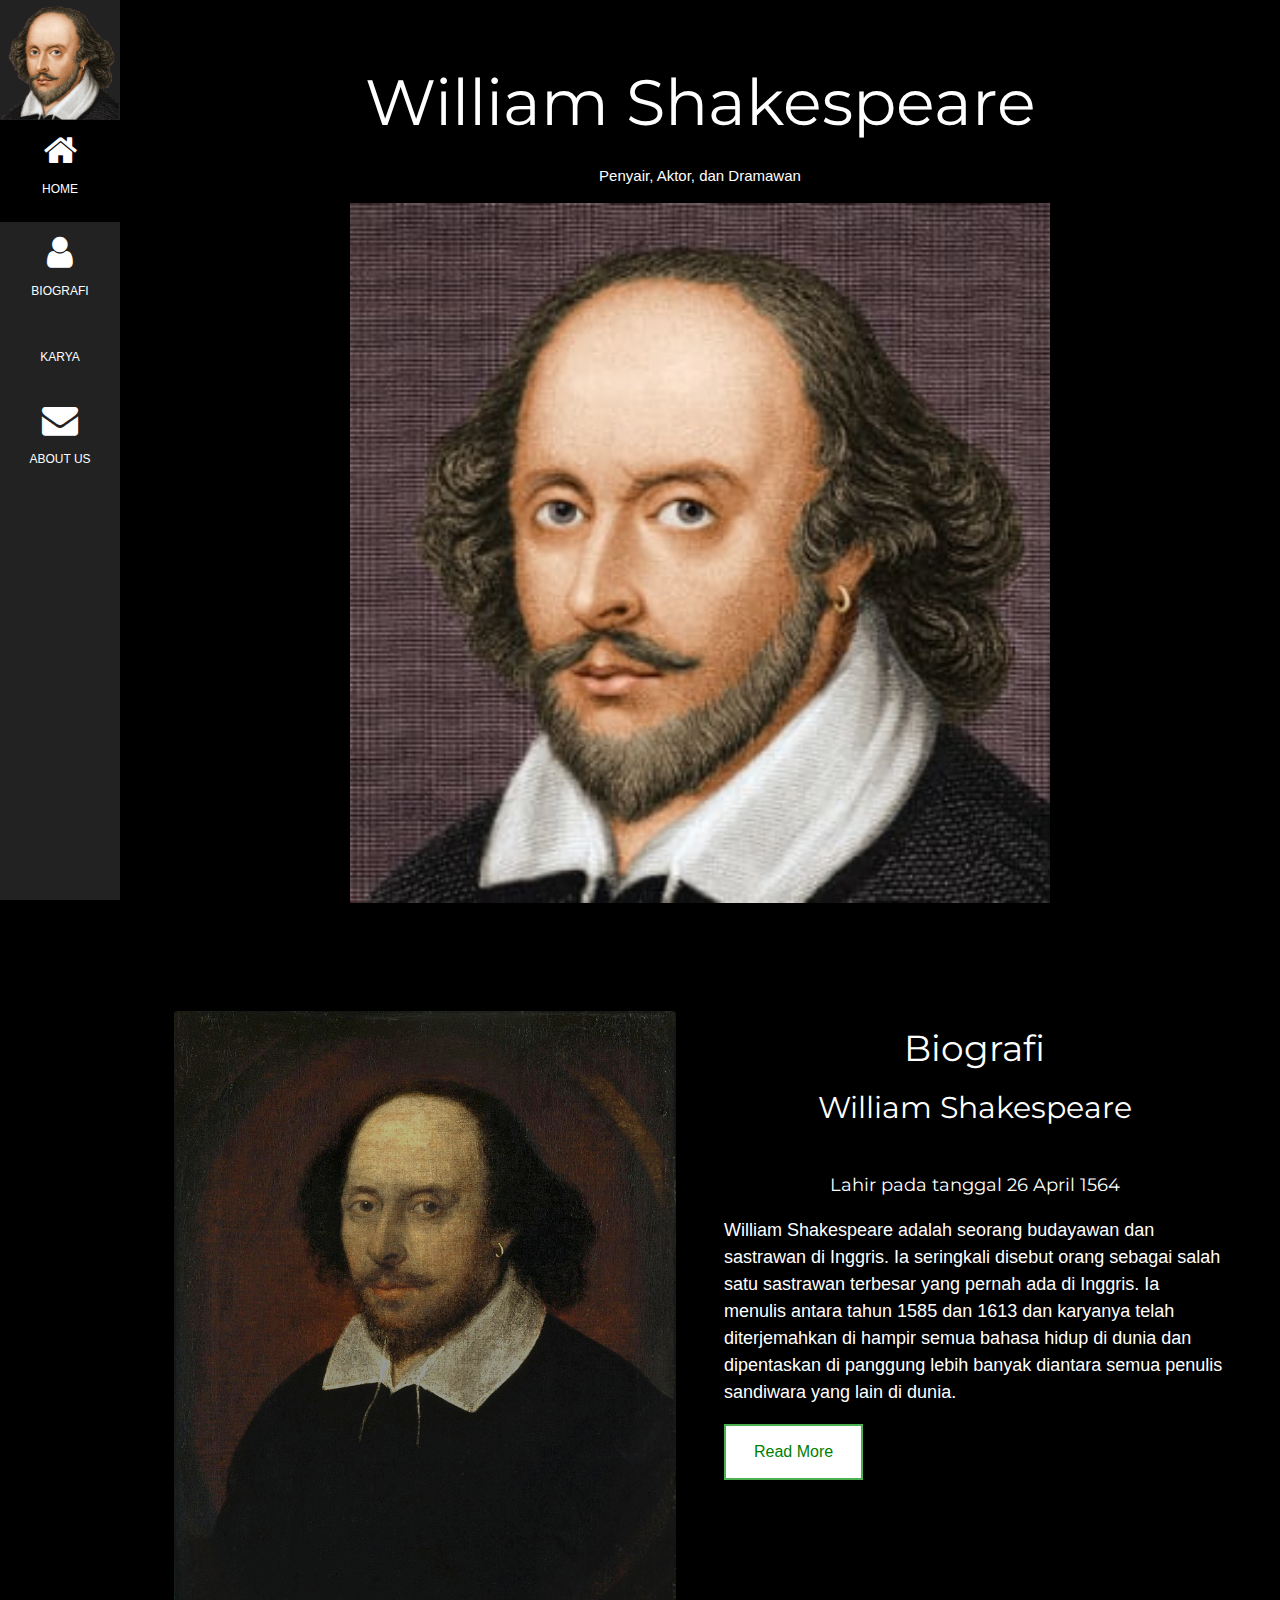
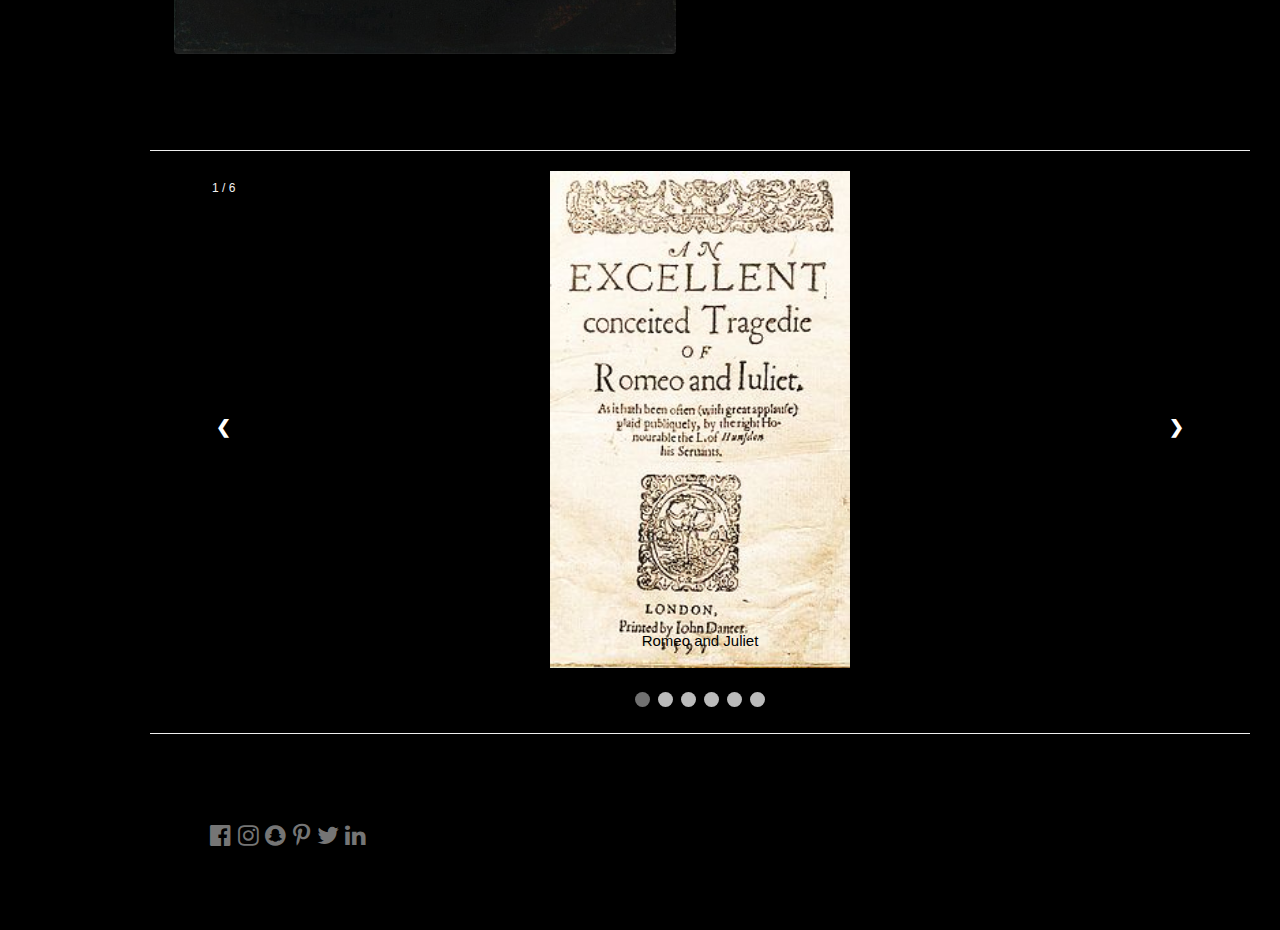
<file: index.html>
<!DOCTYPE html>
<html>
<head>
  <title>William Shakespeare</title>
<meta charset="UTF-8">
<meta name="viewport" content="width=device-width, initial-scale=1">
<meta name="viewport" content="width=device-width, initial-scale=1">
<link rel="stylesheet" href="https://www.w3schools.com/w3css/4/w3.css">
<link rel="stylesheet" href="https://fonts.googleapis.com/css?family=Montserrat">
<link rel="stylesheet" href="https://cdnjs.cloudflare.com/ajax/libs/font-awesome/4.7.0/css/font-awesome.min.css">
<link rel='stylesheet' href='https://use.fontawesome.com/releases/v5.7.0/css/all.css' integrity='sha384-lZN37f5QGtY3VHgisS14W3ExzMWZxybE1SJSEsQp9S+oqd12jhcu+A56Ebc1zFSJ' crossorigin='anonymous'>
<style>
body, h1,h2,h3,h4,h5,h6 {font-family: "Montserrat", sans-serif}
.w3-row-padding img {margin-bottom: 12px}
/* Set the width of the sidebar to 120px */
.w3-sidebar {width: 120px;background: #222;}
/* Add a left margin to the "page content" that matches the width of the sidebar (120px) */
#main {margin-left: 120px}
/* Remove margins from "page content" on small screens */
@media only screen and (max-width: 600px) {#main {margin-left: 0}}
.btn {
  border: 2px solid black;
  background-color: white;
  color: black;
  padding: 14px 28px;
  font-size: 16px;
  cursor: pointer;
}

/* Green */
.Read {
  border-color: #4CAF50;
  color: green;
}

.Read:hover {
  background-color: #4CAF50;
  color: white;
}
* {box-sizing: border-box;}
body {font-family: Verdana, sans-serif;}
.mySlides {display: none;}
img {vertical-align: middle;}

/* Slideshow container */
.slideshow-container {
  max-width: 1000px;
  position: relative;
  margin: auto;
}

/* Caption text */
.text {
  color: #f2f2f2;
  font-size: 15px;
  padding: 8px 12px;
  position: absolute;
  bottom: 8px;
  width: 100%;
  text-align: center;
}

/* Number text (1/3 etc) */
.numbertext {
  color: #f2f2f2;
  font-size: 12px;
  padding: 8px 12px;
  position: absolute;
  top: 0;
}

/* The dots/bullets/indicators */
.dot {
  height: 15px;
  width: 15px;
  margin: 0 2px;
  background-color: #bbb;
  border-radius: 50%;
  display: inline-block;
  transition: background-color 0.6s ease;
}

.active {
  background-color: #717171;
}

/* Fading animation */
.fade {
  -webkit-animation-name: fade;
  -webkit-animation-duration: 1.5s;
  animation-name: fade;
  animation-duration: 1.5s;
}

@-webkit-keyframes fade {
  from {opacity: .4} 
  to {opacity: 1}
}

@keyframes fade {
  from {opacity: .4} 
  to {opacity: 1}
}

/* On smaller screens, decrease text size */
@media only screen and (max-width: 300px) {
  .text {font-size: 11px}
}
/* Next & previous buttons */
.prev, .next {
  cursor: pointer;
  position: absolute;
  top: 50%;
  width: auto;
  padding: 16px;
  margin-top: -22px;
  color: white;
  font-weight: bold;
  font-size: 18px;
  transition: 0.6s ease;
  border-radius: 0 3px 3px 0;
  user-select: none;
}

/* Position the "next button" to the right */
.next {
  right: 0;
  border-radius: 3px 0 0 3px;
}

/* On hover, add a black background color with a little bit see-through */
.prev:hover, .next:hover {
  background-color: rgba(0,0,0,0.8);
}
</style>
</head><body class="w3-black">

<!-- Icon Bar (Sidebar - hidden on small screens) -->
<nav class="w3-sidebar w3-bar-block w3-small w3-hide-small w3-center">
  <!-- Avatar image in top left corner -->
  <img src="williamShakespare.png" style="width:100%">
  <a href="index.html" class="w3-bar-item w3-button w3-padding-large w3-black">
    <i class="fa fa-home w3-xxlarge"></i>
    <p>HOME</p>
  </a>
  <a href="index2.html" class="w3-bar-item w3-button w3-padding-large w3-hover-black">
    <i class="fa fa-user w3-xxlarge"></i>
    <p>BIOGRAFI</p>
  </a>
  <a href="index3.html" class="w3-bar-item w3-button w3-padding-large w3-hover-black">
    <i class="  fas fa-book-open w3-xxlarge"></i>
    <p>KARYA</p>
  </a>
  <a href="index4.html" class="w3-bar-item w3-button w3-padding-large w3-hover-black">
    <i class="fa fa-envelope w3-xxlarge"></i>
    <p>ABOUT US</p>
  </a>
</nav>

<!-- Navbar on small screens (Hidden on medium and large screens) -->
<div class="w3-top w3-hide-large w3-hide-medium" id="myNavbar">
  <div class="w3-bar w3-black w3-opacity w3-hover-opacity-off w3-center w3-small">
    <a href="#" class="w3-bar-item w3-button" style="width:25% !important">HOME</a>
    <a href="#about" class="w3-bar-item w3-button" style="width:25% !important">ABOUT</a>
    <a href="#photos" class="w3-bar-item w3-button" style="width:25% !important">PHOTOS</a>
    <a href="#contact" class="w3-bar-item w3-button" style="width:25% !important">CONTACT</a>
  </div>
</div>

<!-- Page Content -->
<div class="w3-padding-large" id="main">
  <!-- Header/Home -->
  <header class="w3-container w3-padding-32 w3-center w3-black" id="home">
    <h1 class="w3-jumbo">William Shakespeare</h1>
    <p class="w3-center">Penyair, Aktor, dan Dramawan</p>
    <img src="william-shakespeare-194895-1-402.jpg" alt="boy" class="w3-image" width="700" height="800">
  </header>

  <div class="w3-content" style="max-width:1100px">

  <!-- About Section -->
  <div class="w3-row w3-padding-64" id="about">
    <div class="w3-col m6 w3-padding-large w3-hide-small">
     <img src="foto 1.jpg" class="w3-round w3-image w3-opacity-min" alt="Table Setting" width="600" height="750">
    </div>

    <div class="w3-col m6 w3-padding-large">
      <h1 class="w3-center">Biografi</h1><h2 class="w3-center">William Shakespeare</h2><br>
      <h5 class="w3-center">Lahir pada tanggal 26 April 1564 </h5>
      <p class="w3-large">William Shakespeare adalah seorang budayawan dan sastrawan di Inggris. Ia seringkali disebut orang sebagai salah satu sastrawan terbesar yang pernah ada di Inggris. Ia menulis antara tahun 1585 dan 1613 dan karyanya telah diterjemahkan di hampir semua bahasa hidup di dunia dan dipentaskan di panggung lebih banyak diantara semua penulis sandiwara yang lain di dunia.</p>
      <a href="index2.html"><button class="btn Read">Read More</button></a>
    </div>
  </div>
  
  <hr>
  <div class="slideshow-container">

<div class="mySlides fade" style="display: none;">
  <div class="numbertext">1 / 6</div>
  <center><a href="index6.html"><img src="220px-Romeoandjuliet1597.jpg" style="width:30%"></center>
  <div class="text" style="color: black">Romeo and Juliet</div></a>
</div>

<div class="mySlides fade" style="display: none;">
  <div class="numbertext">2 / 6</div>
  <center><a href="index10.html"><img src="51kCmqG2BcL.jpg" style="width:30%"></center>
  <div class="text" style="color: black">King Lear</div></a>
</div>

<div class="mySlides fade" style="display: block;">
  <div class="numbertext">3 / 6</div>
  <center><a href="index7.html"><img src="{60A26637-0B46-4623-8BB1-D3F0DBC1FB79}Img400.jpg" style="width:30%"></center>
  <div class="text">Othello</div></a>
</div>

<div class="mySlides fade" style="display: block;">
  <div class="numbertext">4 / 6</div>
  <center><a href="index5.html"><img src="{29D6BA58-E332-431D-B785-994D78D172FF}Img400.jpg" style="width:30%"></center>
  <div class="text">Macbeth</div></a>
</div>

<div class="mySlides fade" style="display: block;">
  <div class="numbertext">5 / 6</div>
  <center><a href="index9.html"><<img src="hamlet-27.jpg" style="width:30%"></center>
  <div class="text">Hamlet</div></a>
</div>

<div class="mySlides fade" style="display: block;">
  <div class="numbertext">6 / 6</div>
  <center><a href="index8.html"><img src="Julius Caesar.jpg" style="width:30%"></center>
  <div class="text">Julius Caesar</div></a>
</div>

<a class="prev" onclick="plusSlides(-1)">&#10094;</a>
<a class="next" onclick="plusSlides(1)">&#10095;</a>

</div>
<br>

<div style="text-align:center">
  <span class="dot" onclick="currentSlide(1)"></span> 
  <span class="dot" onclick="currentSlide(2)"></span> 
  <span class="dot" onclick="currentSlide(3)"></span>
  <span class="dot" onclick="currentSlide(4)"></span> 
  <span class="dot" onclick="currentSlide(5)"></span> 
  <span class="dot" onclick="currentSlide(6)"></span>

</div>
<script>
var slideIndex = 1;
showSlides(slideIndex);

function plusSlides(n) {
  showSlides(slideIndex += n);
}

function currentSlide(n) {
  showSlides(slideIndex = n);
}

function showSlides(n) {
  var i;
  var slides = document.getElementsByClassName("mySlides");
  var dots = document.getElementsByClassName("dot");
  if (n > slides.length) {slideIndex = 1}    
  if (n < 1) {slideIndex = slides.length}
  for (i = 0; i < slides.length; i++) {
      slides[i].style.display = "none";  
  }
  for (i = 0; i < dots.length; i++) {
      dots[i].className = dots[i].className.replace(" active", "");
  }
  slides[slideIndex-1].style.display = "block";  
  dots[slideIndex-1].className += " active";
}
</script>


  <hr>
  
  <!-- Menu Section -->
  
  <footer class="w3-content w3-padding-64 w3-text-grey w3-xlarge">
    <i class="fa fa-facebook-official w3-hover-opacity"></i>
    <i class="fa fa-instagram w3-hover-opacity"></i>
    <i class="fa fa-snapchat w3-hover-opacity"></i>
    <i class="fa fa-pinterest-p w3-hover-opacity"></i>
    <i class="fa fa-twitter w3-hover-opacity"></i>
    <i class="fa fa-linkedin w3-hover-opacity"></i>
   
  <!-- End footer -->
  </footer>

<!-- END PAGE CONTENT -->
</div>



</div></body></html>
</file>
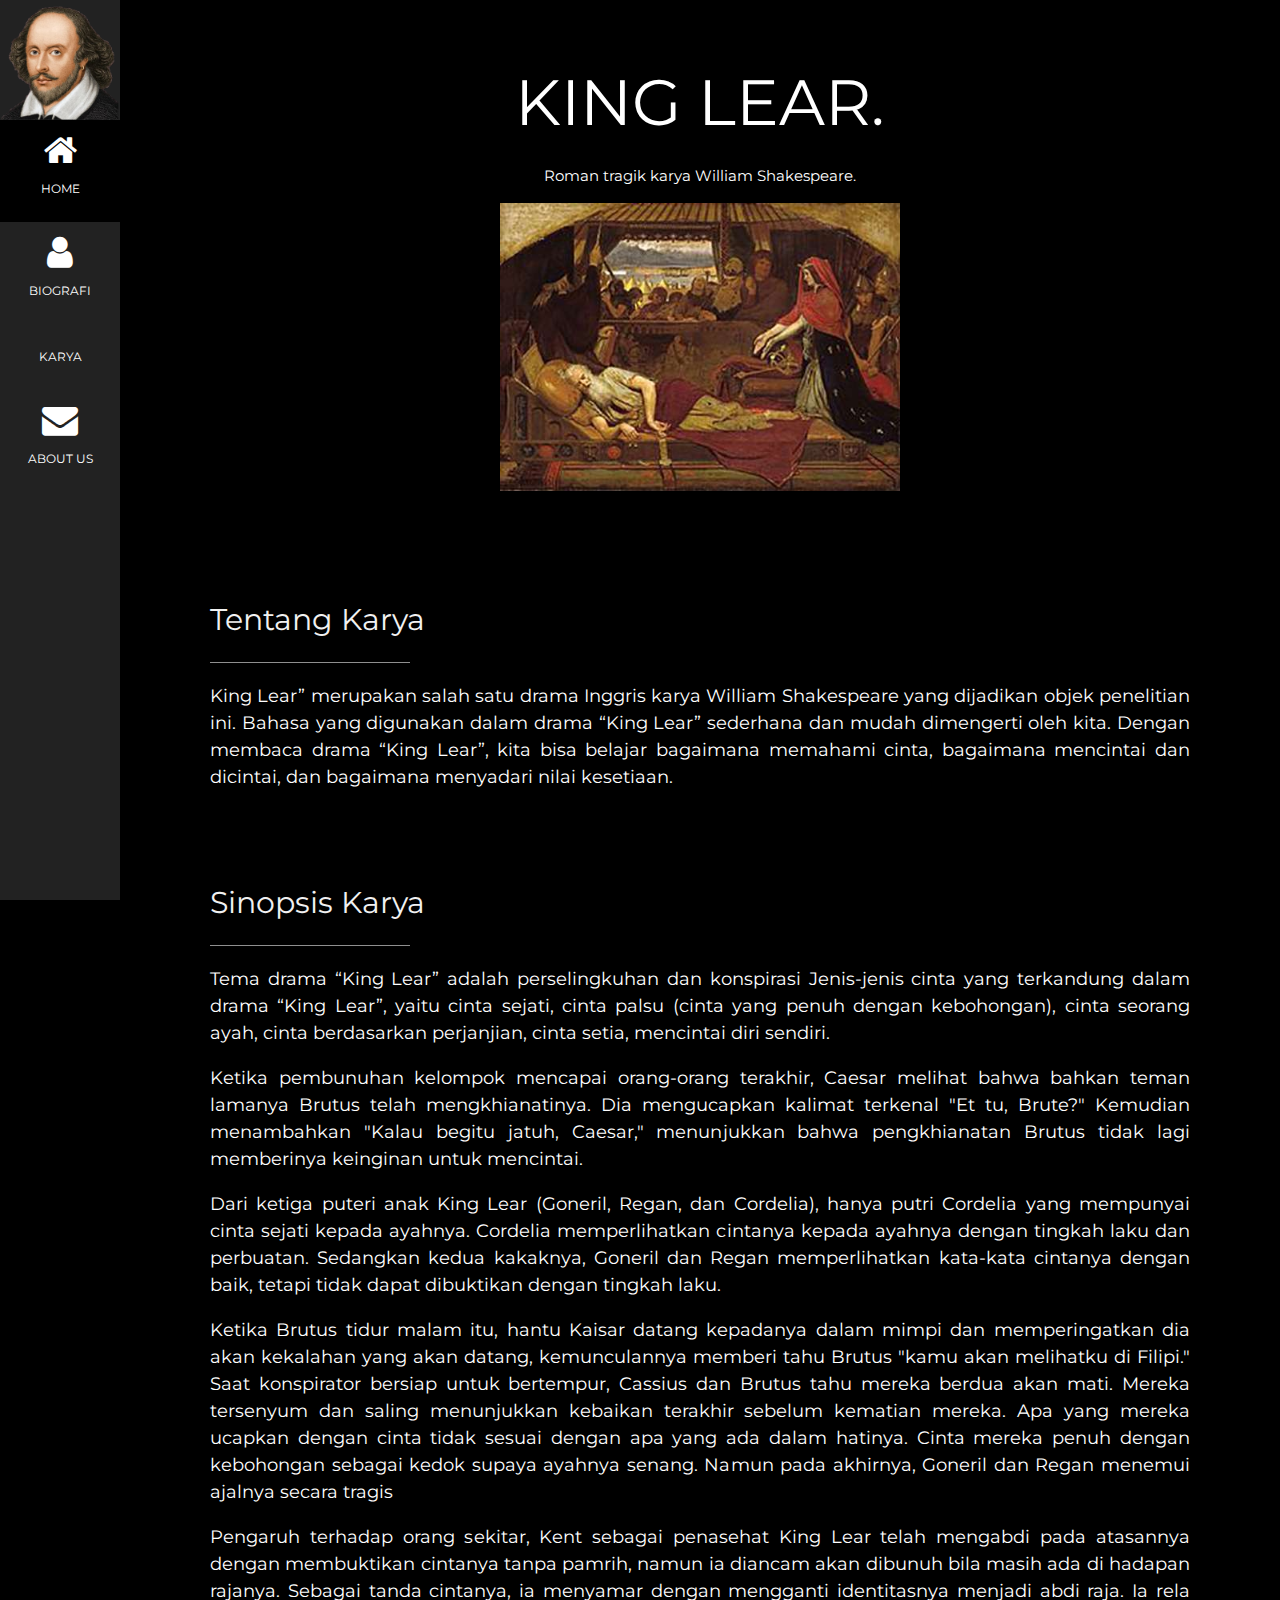
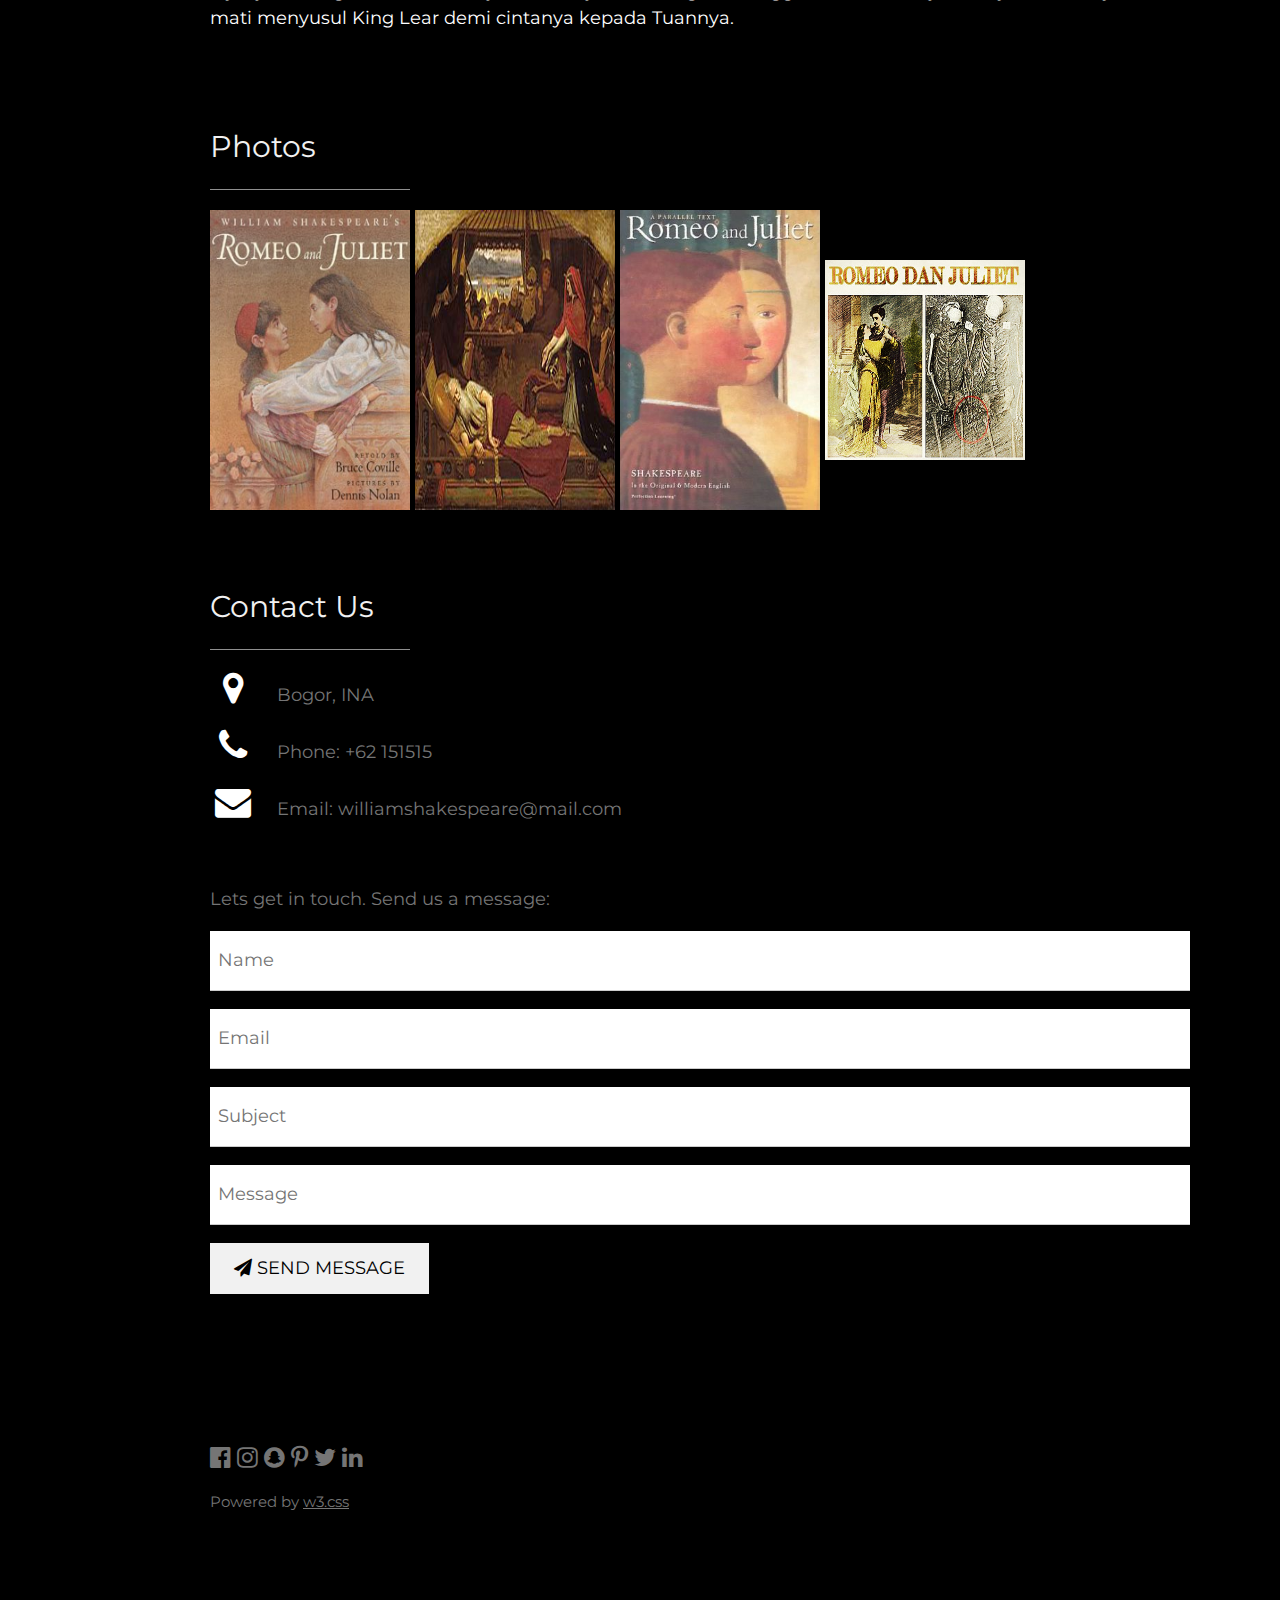
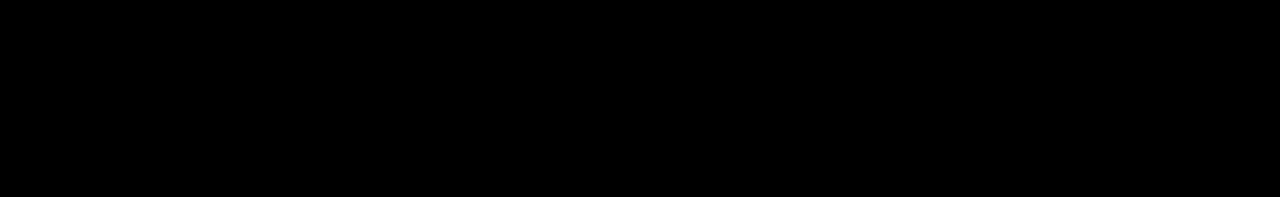
<file: index10.html>
<!DOCTYPE html>
<html>
<title>KING LEAR</title>
<meta charset="UTF-8">
<meta name="viewport" content="width=device-width, initial-scale=1">
<link rel="stylesheet" href="https://www.w3schools.com/w3css/4/w3.css">
<link rel="stylesheet" href="https://fonts.googleapis.com/css?family=Montserrat">
<link rel="stylesheet" href="https://cdnjs.cloudflare.com/ajax/libs/font-awesome/4.7.0/css/font-awesome.min.css">
<link rel='stylesheet' href='https://use.fontawesome.com/releases/v5.7.0/css/all.css' integrity='sha384-lZN37f5QGtY3VHgisS14W3ExzMWZxybE1SJSEsQp9S+oqd12jhcu+A56Ebc1zFSJ' crossorigin='anonymous'>  
<style>
body, h1,h2,h3,h4,h5,h6 {font-family: "Montserrat", sans-serif}
.w3-row-padding img {margin-bottom: 12px}
/* Set the width of the sidebar to 120px */
.w3-sidebar {width: 120px;background: #222;}
/* Add a left margin to the "page content" that matches the width of the sidebar (120px) */
#main {margin-left: 120px}
/* Remove margins from "page content" on small screens */
@media only screen and (max-width: 600px) {#main {margin-left: 0}}
</style>
<body class="w3-black">
<nav class="w3-sidebar w3-bar-block w3-small w3-hide-small w3-center">
  <!-- Avatar image in top left corner -->
  <img src="williamShakespare.png" style="width:100%">
  <a href="index.html" class="w3-bar-item w3-button w3-padding-large w3-black">
    <i class="fa fa-home w3-xxlarge"></i>
    <p class="w3-center">HOME</p>
  </a>
  <a href="index2.html" class="w3-bar-item w3-button w3-padding-large w3-hover-black">
    <i class="fa fa-user w3-xxlarge"></i>
    <p class="w3-center">BIOGRAFI</p>
  </a>
  <a href="index3.html" class="w3-bar-item w3-button w3-padding-large w3-hover-black">
    <i class="  fas fa-book-open w3-xxlarge"></i>
    <p class="w3-center">KARYA</p>
  </a>
  <a href="index4.html" class="w3-bar-item w3-button w3-padding-large w3-hover-black">
    <i class="fa fa-envelope w3-xxlarge"></i>
    <p class="w3-center">ABOUT US</p>
  </a>
</nav>
<!-- Page Content -->
<div class="w3-padding-large" id="main">
  <!-- Header/Home -->
  <header class="w3-container w3-padding-32 w3-center w3-black" id="home">
    <h1 class="w3-jumbo"><span class="w3-hide-small">KING</span> LEAR.</h1>
    <p>Roman tragik karya William Shakespeare.</p>
    <img src="king lear.jpg" alt="boy" class="w3-image" width="400" height="500">
  </header>

  <!-- About Section -->
  <div class="w3-content w3-justify w3-text-grey w3-padding-64" id="about">
    <h2 class="w3-text-light-grey">Tentang Karya</h2>
    <hr style="width:200px" class="w3-opacity">
    <p> <font size="4"><font color="white">King Lear” merupakan salah satu drama Inggris karya William Shakespeare yang dijadikan objek penelitian ini. Bahasa yang digunakan dalam drama “King Lear” sederhana dan mudah dimengerti oleh kita. Dengan membaca drama “King Lear”, kita bisa belajar bagaimana memahami cinta, bagaimana mencintai dan dicintai, dan bagaimana menyadari nilai kesetiaan.</p>
    
     <!-- About Section -->
  <div class="w3-content w3-justify w3-text-grey w3-padding-64" id="about">
    <h2 class="w3-text-light-grey">Sinopsis Karya</h2>
    <hr style="width:200px" class="w3-opacity">
    <p> <font size="4"><font color="white">Tema drama “King Lear” adalah perselingkuhan dan konspirasi Jenis-jenis cinta yang terkandung dalam drama “King Lear”, yaitu cinta sejati, cinta palsu (cinta yang penuh dengan kebohongan), cinta seorang ayah, cinta berdasarkan perjanjian, cinta setia,  mencintai diri sendiri.<p>Ketika pembunuhan kelompok mencapai orang-orang terakhir, Caesar melihat bahwa bahkan teman lamanya Brutus telah mengkhianatinya. Dia mengucapkan kalimat terkenal "Et tu, Brute?" Kemudian menambahkan "Kalau begitu jatuh, Caesar," menunjukkan bahwa pengkhianatan Brutus tidak lagi memberinya keinginan untuk mencintai. 
          <p>Dari ketiga puteri anak King Lear (Goneril, Regan, dan Cordelia), hanya putri Cordelia yang mempunyai cinta sejati kepada ayahnya. Cordelia memperlihatkan cintanya kepada ayahnya dengan tingkah laku dan perbuatan. Sedangkan kedua kakaknya, Goneril dan Regan memperlihatkan kata-kata cintanya dengan baik, tetapi tidak dapat dibuktikan dengan tingkah laku.<p>Ketika Brutus tidur malam itu, hantu Kaisar datang kepadanya dalam mimpi dan memperingatkan dia akan kekalahan yang akan datang, kemunculannya memberi tahu Brutus "kamu akan melihatku di Filipi." Saat konspirator bersiap untuk bertempur, Cassius dan Brutus tahu mereka berdua akan mati. Mereka tersenyum dan saling menunjukkan kebaikan terakhir sebelum kematian mereka. 
Apa yang mereka ucapkan dengan cinta tidak sesuai dengan apa yang ada dalam hatinya. Cinta mereka penuh dengan kebohongan sebagai kedok supaya ayahnya senang. Namun pada akhirnya, Goneril dan Regan  menemui ajalnya secara tragis<p>Pengaruh terhadap orang sekitar, Kent sebagai penasehat King Lear telah mengabdi pada atasannya dengan membuktikan cintanya tanpa pamrih, namun ia diancam akan dibunuh bila masih ada di hadapan rajanya. Sebagai tanda cintanya, ia menyamar dengan mengganti identitasnya menjadi abdi raja. Ia rela mati menyusul King Lear demi cintanya kepada Tuannya. </p></p></p></p></font></font>
    </p>

<!-- Portfolio Section -->
    <div class="w3-padding-64 w3-content" id="photos">
    <h2 class="w3-text-light-grey">Photos</h2>
    <hr style="width:200px" class="w3-opacity">
     <img src="2.jpg" width="200" height="300"> <img src="king lear.jpg" width="200" height="300"> <img src="3.jpg" width="200" height="300"> <img src="1.jpg" width="200" height="200"> 



 

  <!-- Contact Section -->
  <div class="w3-padding-64 w3-content w3-text-grey" id="contact">
    <h2 class="w3-text-light-grey">Contact Us</h2>
    <hr style="width:200px" class="w3-opacity">

    <div class="w3-section">
      <p><i class="fa fa-map-marker fa-fw w3-text-white w3-xxlarge w3-margin-right"></i> Bogor, INA</p>
      <p><i class="fa fa-phone fa-fw w3-text-white w3-xxlarge w3-margin-right"></i> Phone: +62 151515</p>
      <p><i class="fa fa-envelope fa-fw w3-text-white w3-xxlarge w3-margin-right"> </i> Email: williamshakespeare@mail.com</p>
    </div><br>
    <p>Lets get in touch. Send us a message:</p>

    <form action="/action_page.php" target="_blank">
      <p><input class="w3-input w3-padding-16" type="text" placeholder="Name" required name="Name"></p>
      <p><input class="w3-input w3-padding-16" type="text" placeholder="Email" required name="Email"></p>
      <p><input class="w3-input w3-padding-16" type="text" placeholder="Subject" required name="Subject"></p>
      <p><input class="w3-input w3-padding-16" type="text" placeholder="Message" required name="Message"></p>
      <p>
        <button class="w3-button w3-light-grey w3-padding-large" type="submit">
          <i class="fa fa-paper-plane"></i> SEND MESSAGE
        </button>
      </p>
    </form>
  <!-- End Contact Section -->
  </div>
  
    <!-- Footer -->
  <footer class="w3-content w3-padding-64 w3-text-grey w3-xlarge">
    <i class="fa fa-facebook-official w3-hover-opacity"></i>
    <i class="fa fa-instagram w3-hover-opacity"></i>
    <i class="fa fa-snapchat w3-hover-opacity"></i>
    <i class="fa fa-pinterest-p w3-hover-opacity"></i>
    <i class="fa fa-twitter w3-hover-opacity"></i>
    <i class="fa fa-linkedin w3-hover-opacity"></i>
    <p class="w3-medium">Powered by <a href="https://www.w3schools.com/w3css/default.asp" target="_blank" class="w3-hover-text-green">w3.css</a></p>
  <!-- End footer -->
  </footer>

<!-- END PAGE CONTENT -->
</div>

</body>
</html>
</file>
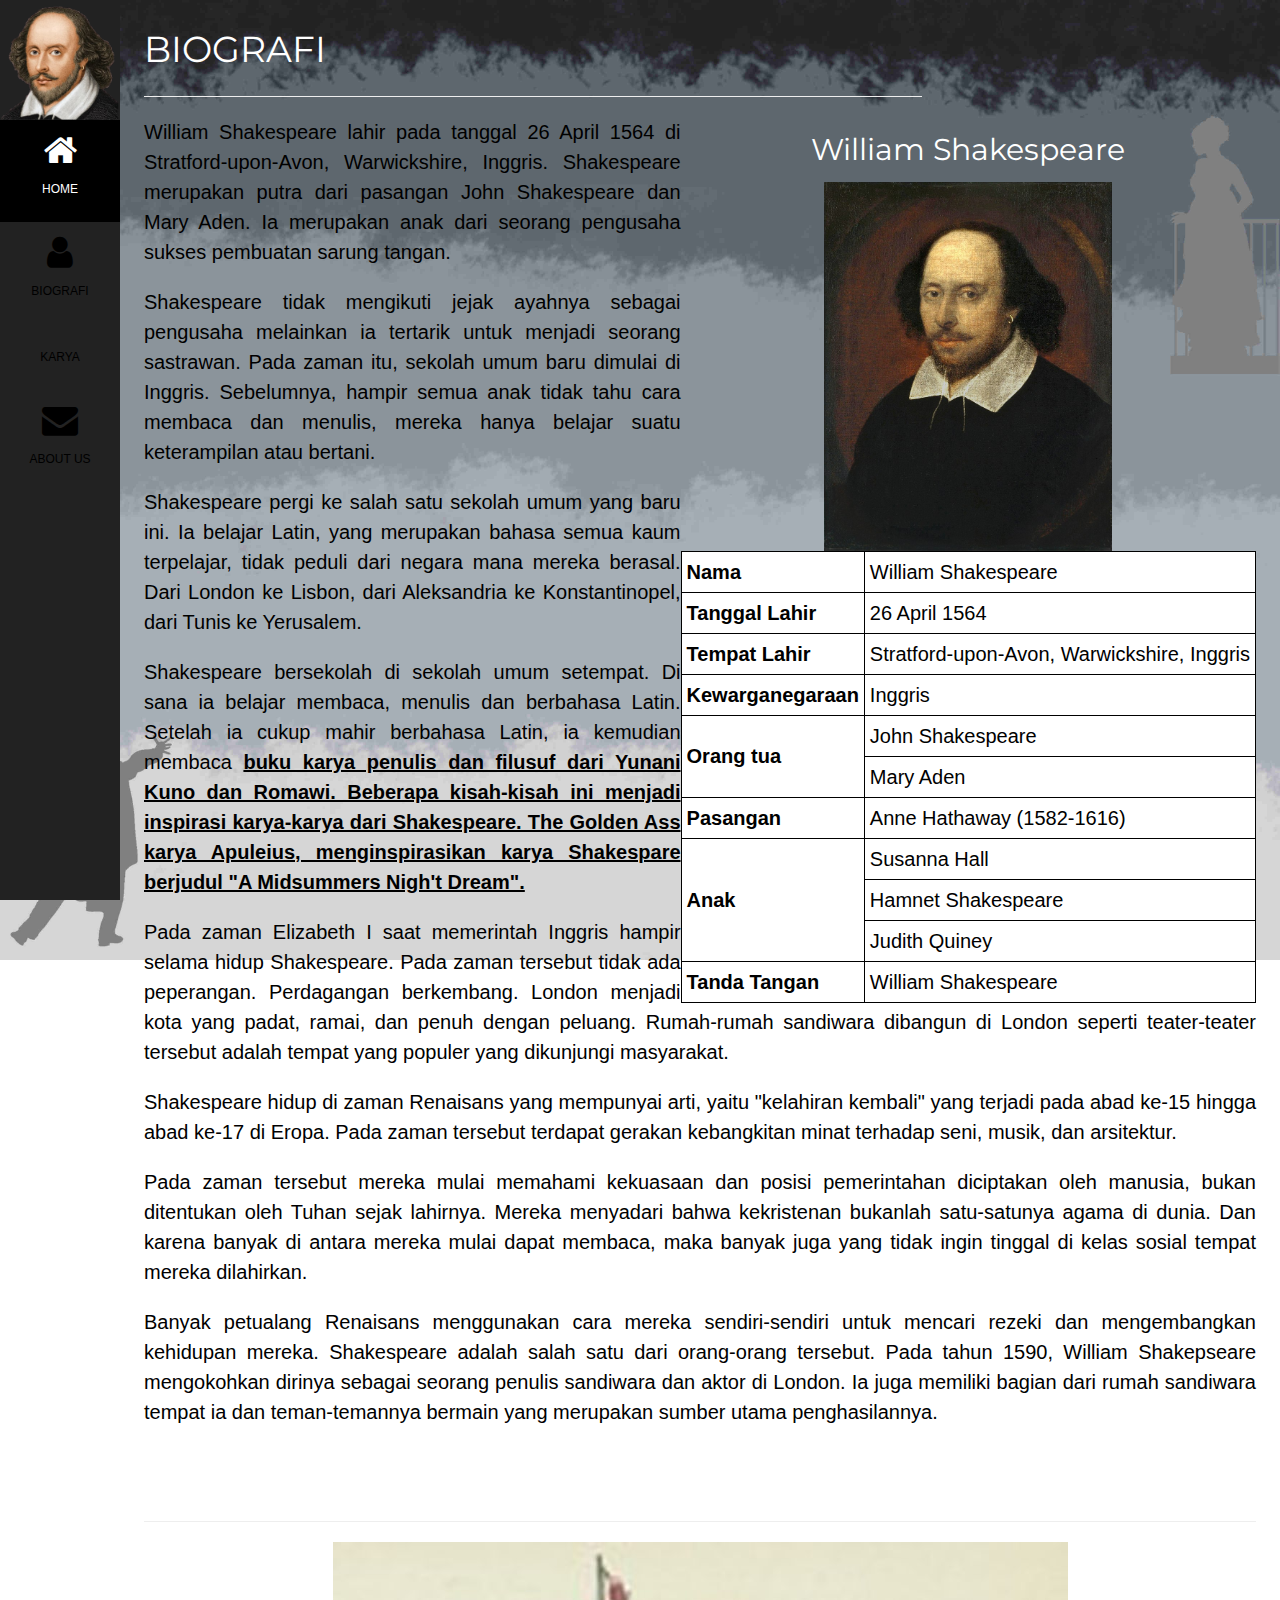
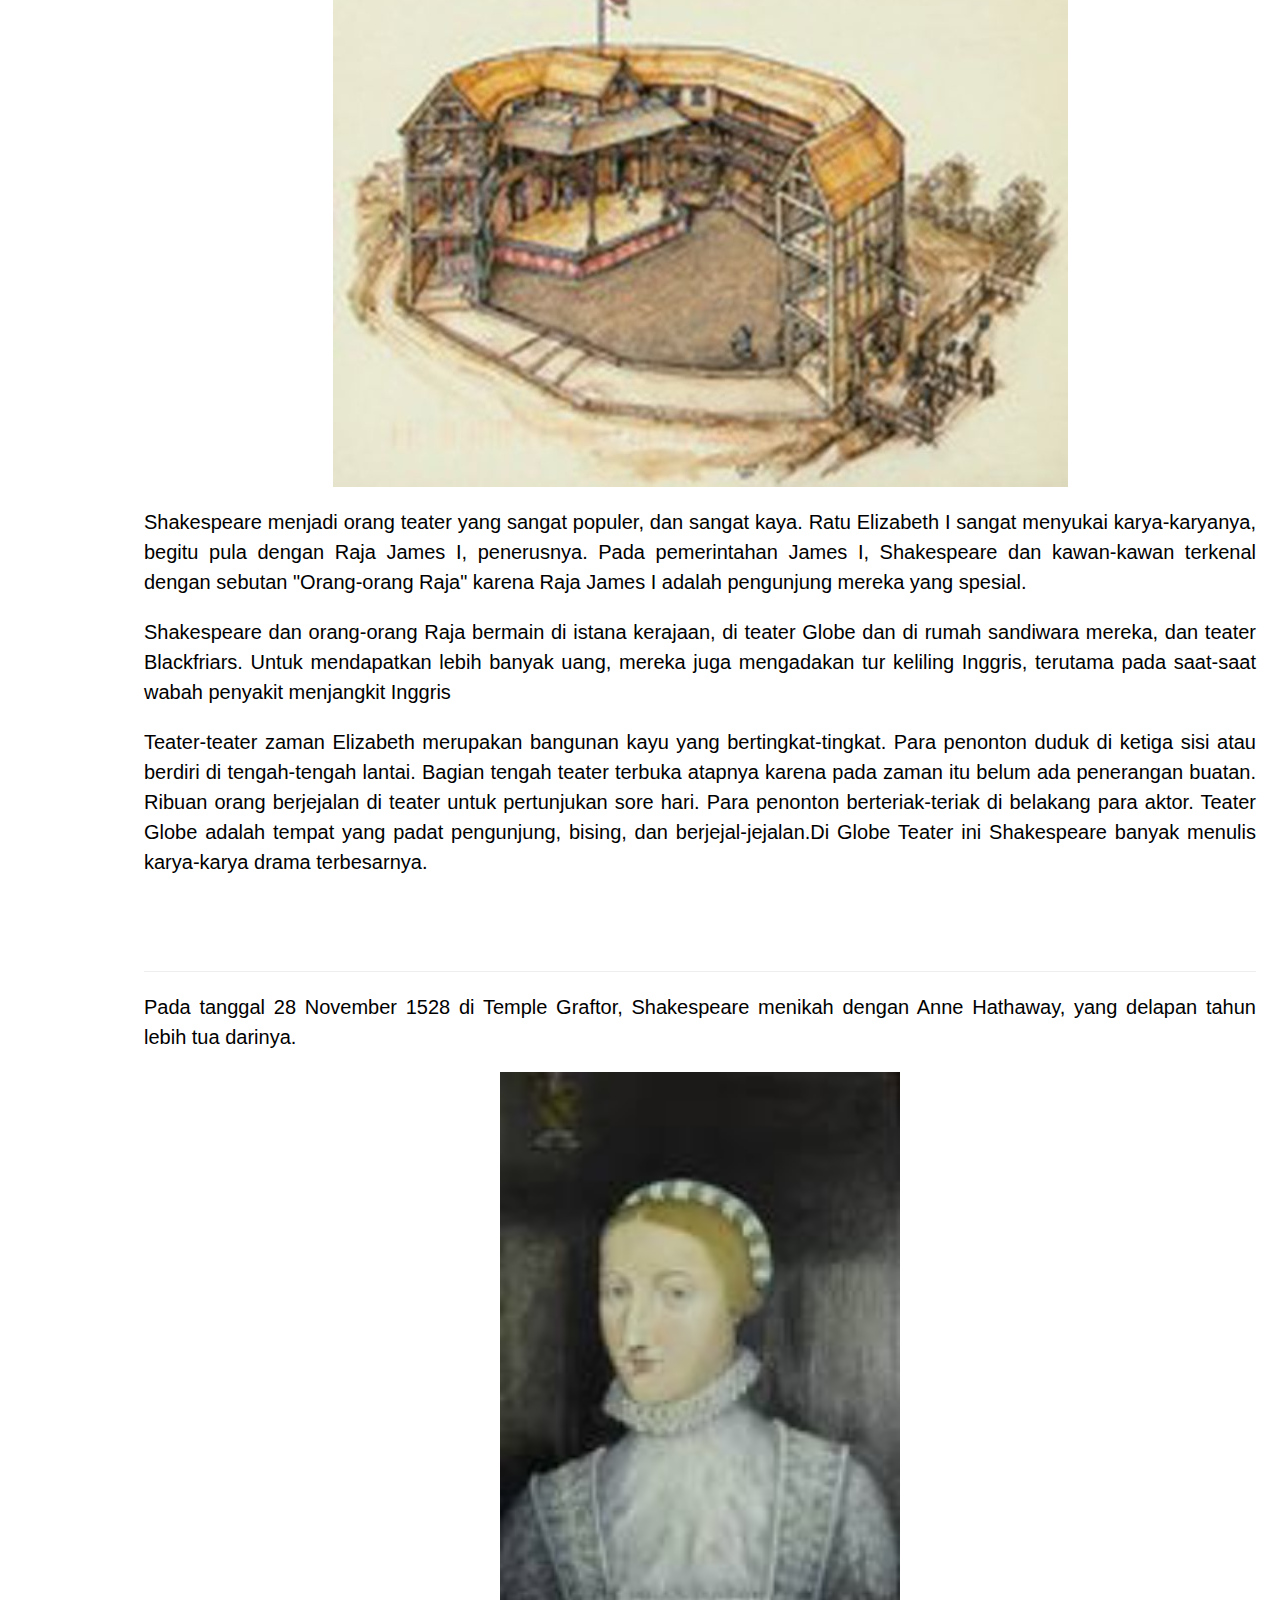
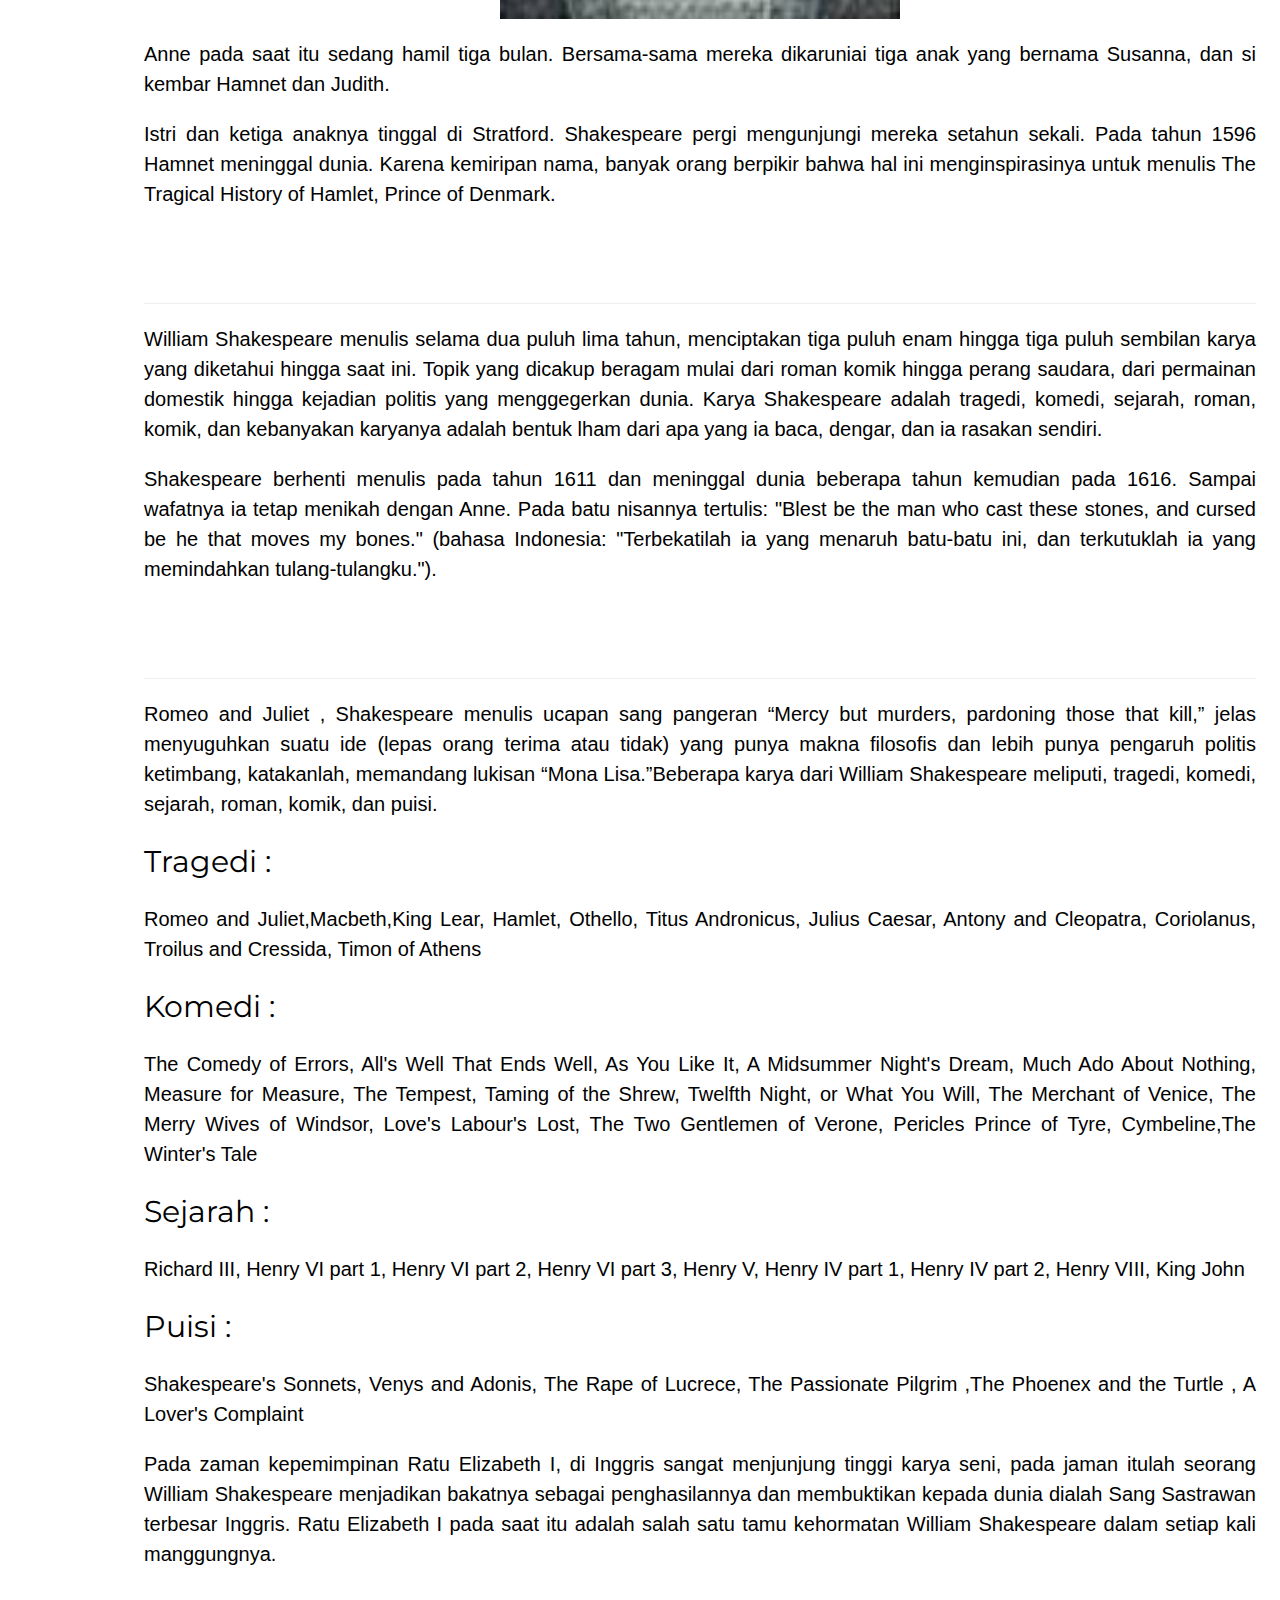
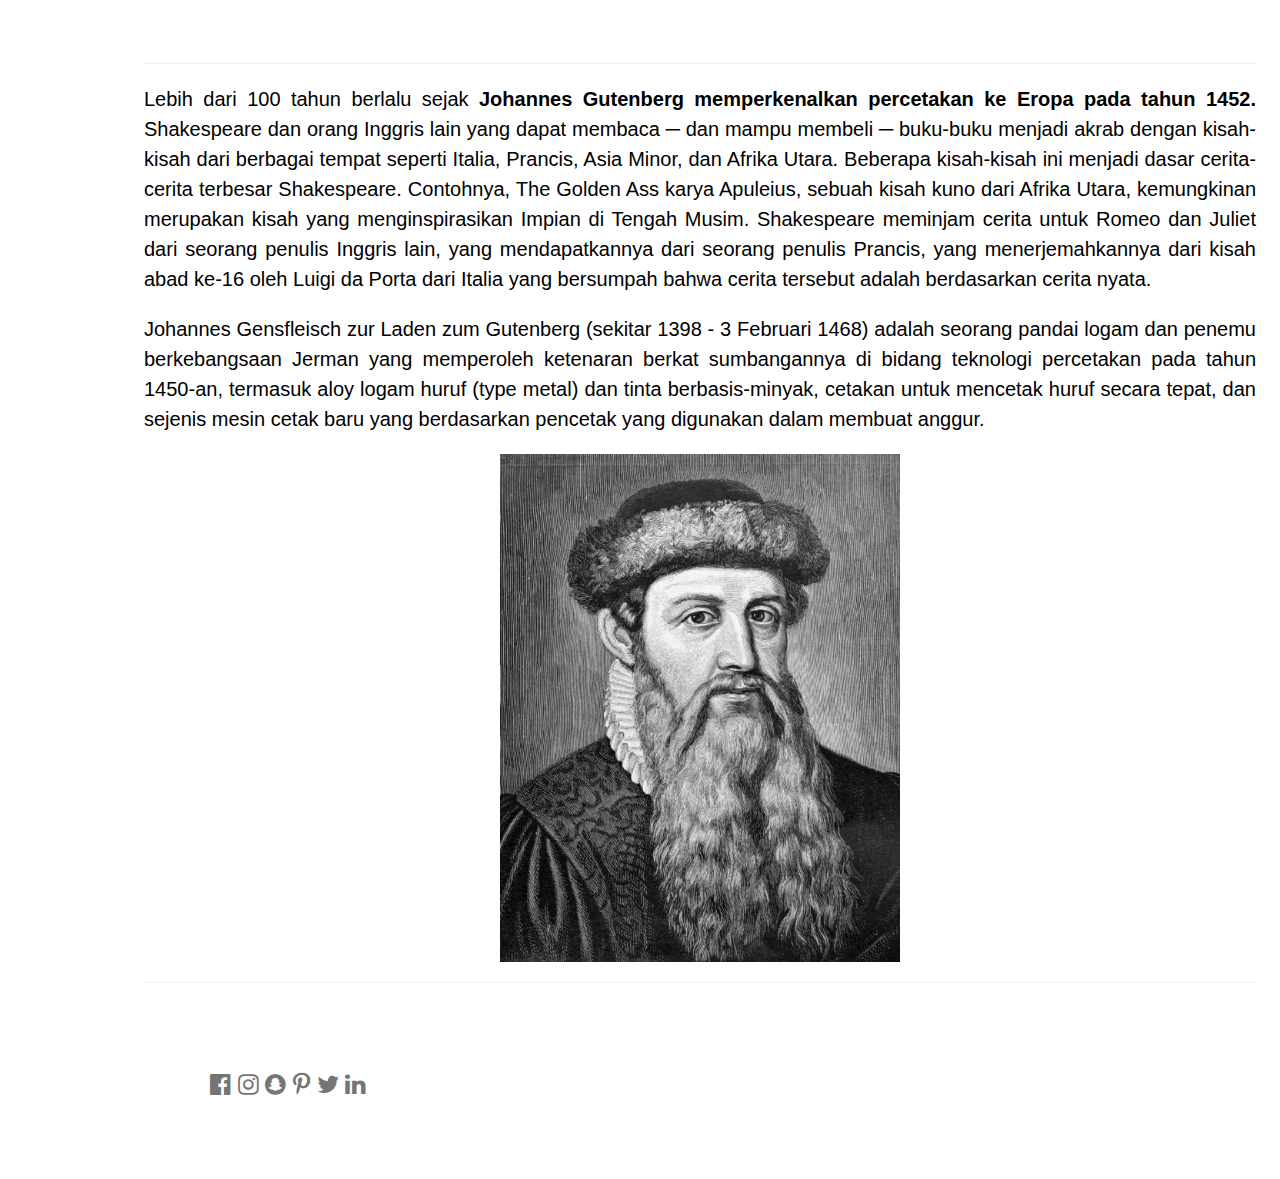
<file: index2.html>
<!DOCTYPE html>
<html>
<head><title>William Shakespeare/Biografi</title>
<meta charset="UTF-8">
<meta name="viewport" content="width=device-width, initial-scale=1">
<link rel="stylesheet" href="https://www.w3schools.com/w3css/4/w3.css">
<link rel="stylesheet" href="https://fonts.googleapis.com/css?family=Montserrat">
<link rel="stylesheet" href="https://cdnjs.cloudflare.com/ajax/libs/font-awesome/4.7.0/css/font-awesome.min.css">
<link rel="stylesheet" type="text/css" href="style.css">
<link rel='stylesheet' href='https://use.fontawesome.com/releases/v5.7.0/css/all.css' integrity='sha384-lZN37f5QGtY3VHgisS14W3ExzMWZxybE1SJSEsQp9S+oqd12jhcu+A56Ebc1zFSJ' crossorigin='anonymous'>
<style>
body, h1,h2,h3,h4,h5,h6 {font-family: "Montserrat", sans-serif}
.w3-row-padding img {margin-bottom: 12px}
/* Set the width of the sidebar to 120px */
.w3-sidebar {width: 120px;background: #222;}
/* Add a left margin to the "page content" that matches the width of the sidebar (120px) */
#main {margin-left: 120px}
/* Remove margins from "page content" on small screens */
@media only screen and (max-width: 600px) {#main {margin-left: 0}}
table, th, td {
  border: 1px solid black;
}
table, th, td {
  border: 1px solid black;
  border-collapse: collapse;
}
th, td {
  padding: 5px;
  text-align: left;    
}
  body {
  background-image: url("background1.jpeg");
  background-repeat: no-repeat;
  background-size: cover;
  background-attachment: fixed;
}
p {text-align: justify}
ul {
  list-style-type: none;
  margin: 0;
  padding: 0;
  overflow: hidden;
  background-color: #333;
}

li {
  float: left;
}

li a {
  display: block;
  color: white;
  text-align: center;
  padding: 14px 16px;
  text-decoration: none;
}

li a:hover:not(.active) {
  background-color: #111;
}

.active {
  background-color: #4CAF50;
}
body {
  font-family: Arial, Helvetica, sans-serif;
  font-size: 20px;
}

#myBtn {
  display: none;
  position: fixed;
  bottom: 20px;
  right: 30px;
  z-index: 99;
  font-size: 18px;
  border: none;
  outline: none;
  background-color: red;
  color: white;
  cursor: pointer;
  padding: 15px;
  border-radius: 4px;
}

#myBtn:hover {
  background-color: #555;
}
</style>
</head>
<body>
  <nav class="w3-sidebar w3-bar-block w3-small w3-hide-small w3-center">
  <!-- Avatar image in top left corner -->
  <img src="williamShakespare.png" style="width:100%">
  <a href="index.html" class="w3-bar-item w3-button w3-padding-large w3-black">
    <i class="fa fa-home w3-xxlarge"></i>
    <p class="w3-center">HOME</p>
  </a>
  <a href="index2.html" class="w3-bar-item w3-button w3-padding-large w3-hover-black">
    <i class="fa fa-user w3-xxlarge"></i>
    <p class="w3-center">BIOGRAFI</p>
  </a>
  <a href="index3.html" class="w3-bar-item w3-button w3-padding-large w3-hover-black">
    <i class="  fas fa-book-open w3-xxlarge"></i>
    <p class="w3-center">KARYA</p>
  </a>
  <a href="index4.html" class="w3-bar-item w3-button w3-padding-large w3-hover-black">
    <i class="fa fa-envelope w3-xxlarge"></i>
    <p class="w3-center">ABOUT US</p>
  </a>
</nav>

<!-- Navbar on small screens (Hidden on medium and large screens) -->
<div class="w3-top w3-hide-large w3-hide-medium" id="myNavbar">
  <div class="w3-bar w3-black w3-opacity w3-hover-opacity-off w3-center w3-small">
    <a href="#" class="w3-bar-item w3-button" style="width:25% !important">HOME</a>
    <a href="#about" class="w3-bar-item w3-button" style="width:25% !important">ABOUT</a>
    <a href="#photos" class="w3-bar-item w3-button" style="width:25% !important">PHOTOS</a>
    <a href="#contact" class="w3-bar-item w3-button" style="width:25% !important">CONTACT</a>
  </div>
</div>
<div class="w3-padding-large" id="main">
<h1 style="color: white">BIOGRAFI</h1>
<hr width="70%">
<table align="right" bgcolor="white">
  <caption><h2 style="color: white">William Shakespeare</h2><img align="w3-center" style="width: 50%" src="foto 1.jpg"></caption>
  <tr>
    <th>Nama</th>
    <td>William Shakespeare</td>
  </tr>
  <tr>
    <th>Tanggal Lahir</th>
    <td>26 April 1564</td>
  </tr>
  <tr>
    <th>Tempat Lahir</th>
    <td>Stratford-upon-Avon, Warwickshire, Inggris</td>
  </tr>
  <tr>
    <th>Kewarganegaraan</th>
    <td>Inggris</td>
  </tr>
  <tr>
    <th rowspan="2">Orang tua </th>
    <td>John Shakespeare </td>
  </tr>
  <tr><td>Mary Aden</td></tr>
  <tr>
    <th>Pasangan</th>
    <td>Anne Hathaway (1582-1616)</td>
  </tr>
  <tr>
    <th rowspan="3">Anak </th>
    <td>Susanna Hall  </td>
  </tr>
  <tr><td>Hamnet Shakespeare </td></tr>
  <tr><td>Judith Quiney </td></tr>
  <tr>
    <th>Tanda Tangan</th>
    <td>William Shakespeare</td>
  </tr>
</table>
<p align="margin-left">William Shakespeare lahir pada tanggal 26 April 1564 di Stratford-upon-Avon, Warwickshire, Inggris. Shakespeare merupakan putra dari pasangan John Shakespeare dan Mary Aden. Ia merupakan anak dari seorang pengusaha sukses pembuatan sarung tangan.</p>
<p>
Shakespeare tidak mengikuti jejak ayahnya sebagai pengusaha melainkan ia tertarik untuk menjadi seorang sastrawan. Pada zaman itu, sekolah umum baru dimulai di Inggris. Sebelumnya, hampir semua anak tidak tahu cara membaca dan menulis, mereka hanya belajar suatu keterampilan atau bertani.</p>
<p>
Shakespeare pergi ke salah satu sekolah umum yang baru ini. Ia belajar Latin, yang merupakan bahasa semua kaum terpelajar, tidak peduli dari negara mana mereka berasal. Dari London ke Lisbon, dari Aleksandria ke Konstantinopel, dari Tunis ke Yerusalem.</p>
<p>
Shakespeare bersekolah di sekolah umum setempat. Di sana ia belajar membaca, menulis dan berbahasa Latin. Setelah ia cukup mahir berbahasa Latin, ia kemudian membaca <b><ins>buku karya penulis dan filusuf dari Yunani Kuno dan Romawi. Beberapa kisah-kisah ini menjadi inspirasi karya-karya dari Shakespeare. The Golden Ass karya Apuleius, menginspirasikan karya Shakespare berjudul "A Midsummers Nigh't Dream".</b></ins></p>
<p>
Pada zaman Elizabeth I saat memerintah Inggris hampir selama hidup Shakespeare. Pada zaman tersebut tidak ada peperangan. Perdagangan berkembang. London menjadi kota yang padat, ramai, dan penuh dengan peluang. Rumah-rumah sandiwara dibangun di London seperti teater-teater tersebut adalah tempat yang populer yang dikunjungi masyarakat.</p>
<p>
Shakespeare hidup di zaman Renaisans yang mempunyai arti, yaitu "kelahiran kembali" yang terjadi pada abad ke-15 hingga abad ke-17 di Eropa. Pada zaman tersebut terdapat gerakan kebangkitan minat terhadap seni, musik, dan arsitektur.</p> 
<p>
Pada zaman tersebut mereka mulai memahami kekuasaan dan posisi pemerintahan diciptakan oleh manusia, bukan ditentukan oleh Tuhan sejak lahirnya. Mereka menyadari bahwa kekristenan bukanlah satu-satunya agama di dunia. Dan karena banyak di antara mereka mulai dapat membaca, maka banyak juga yang tidak ingin tinggal di kelas sosial tempat mereka dilahirkan.</p>
<P>
Banyak petualang Renaisans menggunakan cara mereka sendiri-sendiri untuk mencari rezeki dan mengembangkan kehidupan mereka. Shakespeare adalah salah satu dari orang-orang tersebut. Pada tahun 1590, William Shakepseare mengokohkan dirinya sebagai seorang penulis sandiwara dan aktor di London. Ia juga memiliki bagian dari rumah sandiwara tempat ia dan teman-temannya bermain yang merupakan sumber utama penghasilannya.
</p>

<h1 style="color: white">Teater Globe</h1>
<hr>
<center><img src="globe_cutaway_ny-56a85e725f9b58b7d0f24e91.jpg"></center> 
<p>Shakespeare menjadi orang teater yang sangat populer, dan sangat kaya. Ratu Elizabeth I sangat menyukai karya-karyanya, begitu pula dengan Raja James I, penerusnya. Pada pemerintahan James I, Shakespeare dan kawan-kawan terkenal dengan sebutan "Orang-orang Raja" karena Raja James I adalah pengunjung mereka yang spesial.</p>
<p>Shakespeare dan orang-orang Raja bermain di istana kerajaan, di teater Globe dan di rumah sandiwara mereka, dan teater Blackfriars. Untuk mendapatkan lebih banyak uang, mereka juga mengadakan tur keliling Inggris, terutama pada saat-saat wabah penyakit menjangkit Inggris</p>
<p>Teater-teater zaman Elizabeth merupakan bangunan kayu yang bertingkat-tingkat. Para penonton duduk di ketiga sisi atau berdiri di tengah-tengah lantai. Bagian tengah teater terbuka atapnya karena pada zaman itu belum ada penerangan buatan. Ribuan orang berjejalan di teater untuk pertunjukan sore hari. Para penonton berteriak-teriak di belakang para aktor. Teater Globe adalah tempat yang padat pengunjung, bising, dan berjejal-jejalan.Di Globe Teater ini Shakespeare banyak menulis karya-karya drama terbesarnya. </p>
 
 <h1 style="color: white">Menikah</h1>
 <hr>
<p>Pada tanggal 28 November 1528 di Temple Graftor, Shakespeare menikah dengan Anne Hathaway, yang delapan tahun lebih tua darinya.</p>
<center><img style="width: 400px" src="download (1).jpg"></center>
<p>Anne pada saat itu sedang hamil tiga bulan. Bersama-sama mereka dikaruniai tiga anak yang bernama Susanna, dan si kembar Hamnet dan Judith. </p>
<p>Istri dan ketiga anaknya tinggal di Stratford. Shakespeare pergi mengunjungi mereka setahun sekali. Pada tahun 1596 Hamnet meninggal dunia. Karena kemiripan nama, banyak orang berpikir bahwa hal ini menginspirasinya untuk menulis The Tragical History of Hamlet, Prince of Denmark.</p>

<h1 style="color: white">Menjadi Seorang Sastrawan</h1>
<hr>
<p>William Shakespeare menulis selama dua puluh lima tahun, menciptakan tiga puluh enam hingga tiga puluh sembilan karya yang diketahui hingga saat ini. Topik yang dicakup beragam mulai dari roman komik hingga perang saudara, dari permainan domestik hingga kejadian politis yang menggegerkan dunia. Karya Shakespeare adalah tragedi, komedi, sejarah, roman, komik, dan kebanyakan karyanya adalah bentuk lham dari apa yang ia baca, dengar, dan ia rasakan sendiri.</p>
<p>Shakespeare berhenti menulis pada tahun 1611 dan meninggal dunia beberapa tahun kemudian pada 1616. Sampai wafatnya ia tetap menikah dengan Anne. Pada batu nisannya tertulis: "Blest be the man who cast these stones, and cursed be he that moves my bones." (bahasa Indonesia: "Terbekatilah ia yang menaruh batu-batu ini, dan terkutuklah ia yang memindahkan tulang-tulangku.").</p>

<h1 style="color: white">Karya yang Dihasilkan</h1>
<hr>
<p>Romeo and Juliet , Shakespeare menulis ucapan sang pangeran “Mercy but murders, pardoning those that kill,” jelas menyuguhkan suatu ide (lepas orang terima atau tidak) yang punya makna filosofis dan lebih punya pengaruh politis ketimbang, katakanlah, memandang lukisan “Mona Lisa.”Beberapa karya dari William Shakespeare meliputi, tragedi, komedi, sejarah, roman, komik, dan puisi.
</p>
<h2>Tragedi :</h2>
<p>Romeo and Juliet,Macbeth,King Lear, Hamlet, Othello, Titus Andronicus, Julius Caesar, Antony and Cleopatra, Coriolanus, Troilus and Cressida, Timon of Athens</p>
<h2>Komedi :</h2>
<p>The Comedy of Errors, All's Well That Ends Well, As You Like It, A Midsummer Night's Dream, Much Ado About Nothing, Measure for Measure, The Tempest, Taming of the Shrew,  Twelfth Night, or What You Will,    The Merchant of Venice, The Merry Wives of Windsor, Love's Labour's Lost, The Two Gentlemen of Verone, Pericles Prince of Tyre, Cymbeline,The Winter's Tale</p>
<h2>Sejarah :</h2>
<p>Richard III, Henry VI part 1, Henry VI part 2, Henry VI part 3, Henry V, Henry IV part 1, Henry IV part 2, Henry VIII, King John</p>
<h2>Puisi :</h2>
<p>Shakespeare's Sonnets, Venys and Adonis, The Rape of Lucrece, The Passionate Pilgrim ,The Phoenex and the Turtle , A Lover's Complaint</p>
<p>Pada zaman kepemimpinan Ratu Elizabeth I, di Inggris sangat menjunjung tinggi karya seni, pada jaman itulah seorang William Shakespeare menjadikan bakatnya sebagai penghasilannya dan membuktikan kepada dunia dialah Sang Sastrawan terbesar Inggris. Ratu Elizabeth I pada saat itu adalah salah satu tamu kehormatan William Shakespeare dalam setiap kali manggungnya.</p>

<h1 style="color: white">Gagasan</h1>
<hr>
<p>Lebih dari 100 tahun berlalu sejak <b>Johannes Gutenberg memperkenalkan percetakan ke Eropa pada tahun 1452.</b> Shakespeare dan orang Inggris lain yang dapat membaca ─ dan mampu membeli ─ buku-buku menjadi akrab dengan kisah-kisah dari berbagai tempat seperti Italia, Prancis, Asia Minor, dan Afrika Utara. Beberapa kisah-kisah ini menjadi dasar cerita-cerita terbesar Shakespeare. Contohnya, The Golden Ass karya Apuleius, sebuah kisah kuno dari Afrika Utara, kemungkinan merupakan kisah yang menginspirasikan Impian di Tengah Musim. Shakespeare meminjam cerita untuk Romeo dan Juliet dari seorang penulis Inggris lain, yang mendapatkannya dari seorang penulis Prancis, yang menerjemahkannya dari kisah abad ke-16 oleh Luigi da Porta dari Italia yang bersumpah bahwa cerita tersebut adalah berdasarkan cerita nyata.</p>
<p>Johannes Gensfleisch zur Laden zum Gutenberg (sekitar 1398 - 3 Februari 1468) adalah seorang pandai logam dan penemu berkebangsaan Jerman yang memperoleh ketenaran berkat sumbangannya di bidang teknologi percetakan pada tahun 1450-an, termasuk aloy logam huruf (type metal) dan tinta berbasis-minyak, cetakan untuk mencetak huruf secara tepat, dan sejenis mesin cetak baru yang berdasarkan pencetak yang digunakan dalam membuat anggur.</p>
<center><img style="width: 400px" src="Gutenberg.jpg"></center>
  <hr>
    <footer class="w3-content w3-padding-64 w3-text-grey w3-xlarge">
    <i class="fa fa-facebook-official w3-hover-opacity"></i>
    <i class="fa fa-instagram w3-hover-opacity"></i>
    <i class="fa fa-snapchat w3-hover-opacity"></i>
    <i class="fa fa-pinterest-p w3-hover-opacity"></i>
    <i class="fa fa-twitter w3-hover-opacity"></i>
    <i class="fa fa-linkedin w3-hover-opacity"></i>
   
  <!-- End footer -->
  </footer>




</body></html>
</file>
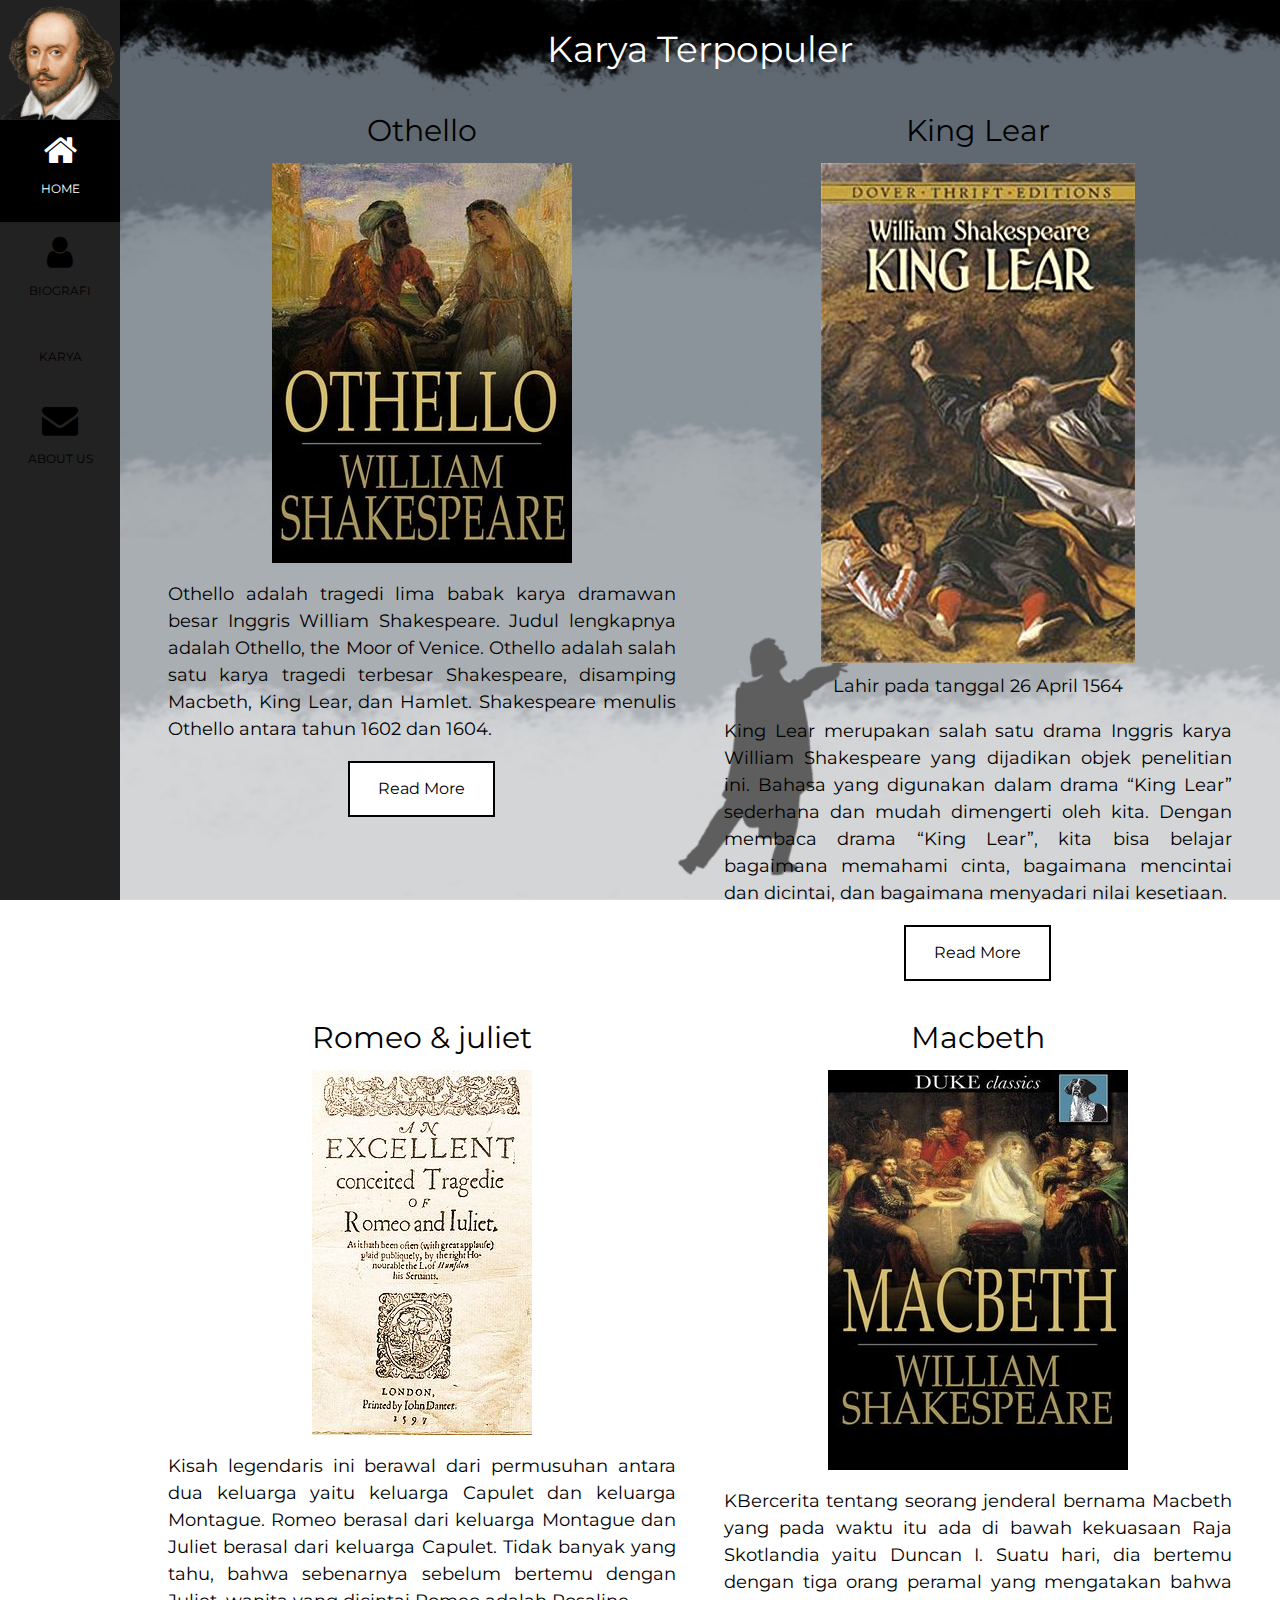
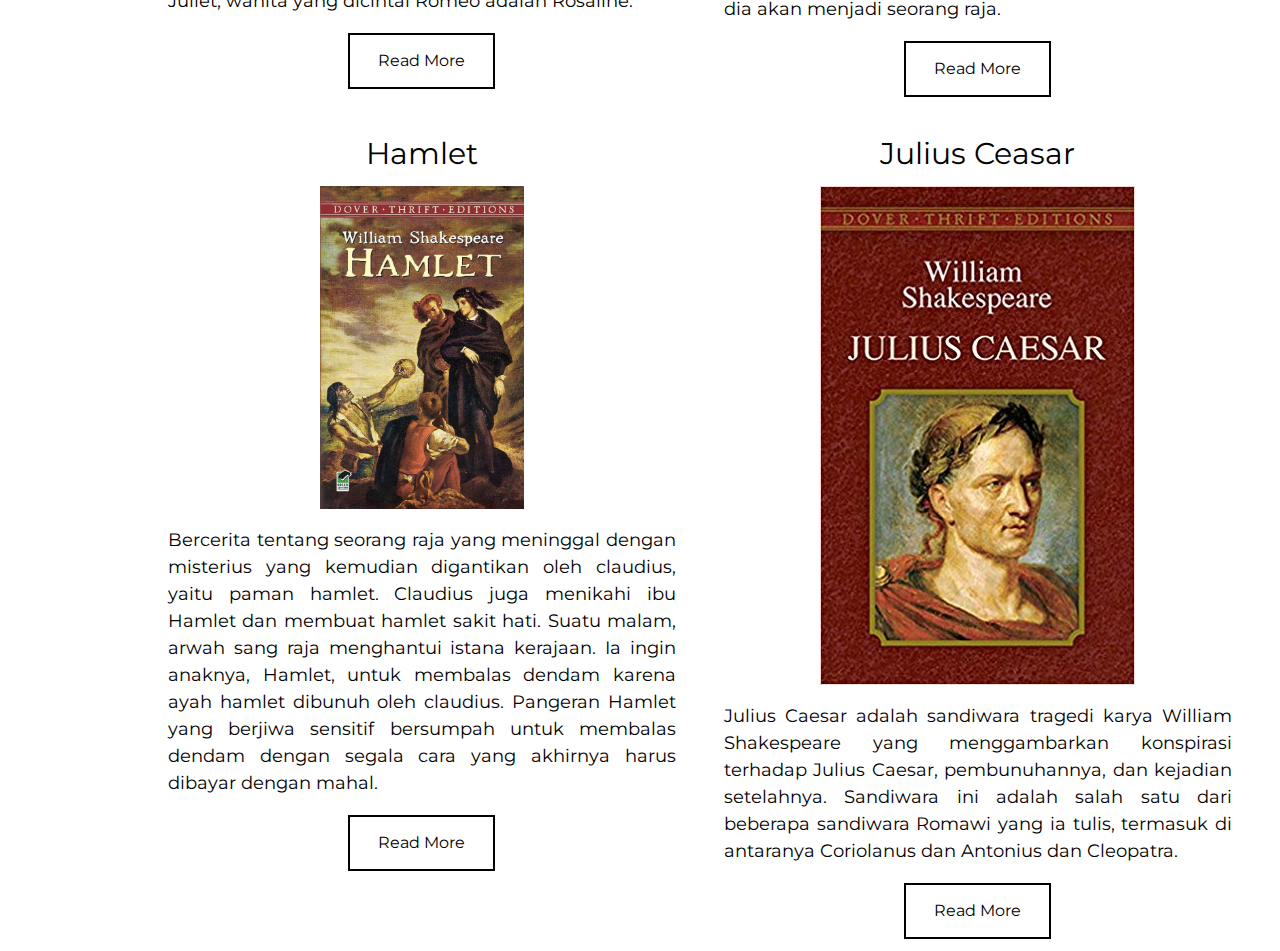
<file: index3.html>
<!DOCTYPE html>
<html><head><title>William Shakespeare/Karya</title>
<meta charset="UTF-8">
<meta name="viewport" content="width=device-width, initial-scale=1">
<meta name="viewport" content="width=device-width, initial-scale=1">
<link rel="stylesheet" href="https://www.w3schools.com/w3css/4/w3.css">
<link rel="stylesheet" href="https://fonts.googleapis.com/css?family=Montserrat">
<link rel="stylesheet" href="https://cdnjs.cloudflare.com/ajax/libs/font-awesome/4.7.0/css/font-awesome.min.css">
<link rel="stylesheet" type="text/css" href="style.css">
<link rel='stylesheet' href='https://use.fontawesome.com/releases/v5.7.0/css/all.css' integrity='sha384-lZN37f5QGtY3VHgisS14W3ExzMWZxybE1SJSEsQp9S+oqd12jhcu+A56Ebc1zFSJ' crossorigin='anonymous'>
<style>
body, h1,h2,h3,h4,h5,h6 {font-family: "Montserrat", sans-serif}
.w3-row-padding img {margin-bottom: 12px}
/* Set the width of the sidebar to 120px */
.w3-sidebar {width: 120px;background: #222;}
/* Add a left margin to the "page content" that matches the width of the sidebar (120px) */
#main {margin-left: 120px}
/* Remove margins from "page content" on small screens */
@media only screen and (max-width: 600px) {#main {margin-left: 0}}
.btn {
  border: 2px solid black;
  background-color: white;
  color: black;
  padding: 14px 28px;
  font-size: 16px;
  cursor: pointer;
}
.button {
  background-color: #4CAF50; /* Green */
  border: none;
  color: white;
  padding: 20px;
  text-align: center;
  text-decoration: none;
  display: inline-block;
  font-size: 16px;
  margin: 4px 2px;
  cursor: pointer;
}
.button1 {border-radius: 2px;}
.button2 {border-radius: 4px;}
.button3 {border-radius: 8px;}
.button4 {border-radius: 12px;}
.button5 {border-radius: 50%;}
</style>
</head><body>

<!-- Icon Bar (Sidebar - hidden on small screens) -->
<nav class="w3-sidebar w3-bar-block w3-small w3-hide-small w3-center">
  <!-- Avatar image in top left corner -->
  <img src="williamShakespare.png" style="width:100%">
  <a href="index.html" class="w3-bar-item w3-button w3-padding-large w3-black">
    <i class="fa fa-home w3-xxlarge"></i>
    <p class="w3-center">HOME</p>
  </a>
  <a href="index2.html" class="w3-bar-item w3-button w3-padding-large w3-hover-black">
    <i class="fa fa-user w3-xxlarge"></i>
    <p class="w3-center">BIOGRAFI</p>
  </a>
  <a href="index3.html" class="w3-bar-item w3-button w3-padding-large w3-hover-black">
    <i class="  fas fa-book-open w3-xxlarge"></i>
    <p class="w3-center">KARYA</p>
  </a>
  <a href="index4.html" class="w3-bar-item w3-button w3-padding-large w3-hover-black">
    <i class="fa fa-envelope w3-xxlarge"></i>
    <p class="w3-center">ABOUT US</p>
  </a>
</nav>

<!-- Navbar on small screens (Hidden on medium and large screens) -->
<div class="w3-top w3-hide-large w3-hide-medium" id="myNavbar">
  <div class="w3-bar w3-black w3-opacity w3-hover-opacity-off w3-center w3-small">
    <a href="#" class="w3-bar-item w3-button" style="width:25% !important">HOME</a>
    <a href="#about" class="w3-bar-item w3-button" style="width:25% !important">ABOUT</a>
    <a href="#photos" class="w3-bar-item w3-button" style="width:25% !important">PHOTOS</a>
    <a href="#contact" class="w3-bar-item w3-button" style="width:25% !important">CONTACT</a>
  </div>
</div>

<!-- Page Content -->
<div class="w3-padding-large" id="main">
  <!-- Header/Home -->
<center><h1 style="color: white">Karya Terpopuler</h1>
  <div class="w3-col m6 w3-padding-large">
      <h2 class="w3-center">Othello</h2><img src="{60A26637-0B46-4623-8BB1-D3F0DBC1FB79}Img400.jpg"></a><br>
      
      <p class="w3-large">Othello adalah tragedi lima babak karya dramawan besar Inggris William Shakespeare. Judul lengkapnya adalah Othello, the Moor of Venice. Othello adalah salah satu karya tragedi terbesar Shakespeare, disamping Macbeth, King Lear, dan Hamlet. Shakespeare menulis Othello antara tahun 1602 dan 1604.</p>
      <a href="index7.html"><button class="btn Read">Read More</button></a>
    </div>
  <div class="w3-col m6 w3-padding-large">
      <h2 class="w3-center">King Lear</h2><img src="51kCmqG2BcL.jpg"></a><br>
      <h5 class="w3-center">Lahir pada tanggal 26 April 1564 </h5>
      <p class="w3-large">King Lear merupakan salah satu drama Inggris karya William Shakespeare yang dijadikan objek penelitian ini. Bahasa yang digunakan dalam drama “King Lear” sederhana dan mudah dimengerti oleh kita. Dengan membaca drama “King Lear”, kita bisa belajar bagaimana memahami cinta, bagaimana mencintai dan dicintai, dan bagaimana menyadari nilai kesetiaan.</p>
      <a href="index10.html"><button class="btn Read">Read More</button></a>
    </div>
<div class="w3-col m6 w3-padding-large">
     <h2 class="w3-center">Romeo & juliet</h2><img src="220px-Romeoandjuliet1597.jpg"></a><br>
 
      <p class="w3-large">Kisah legendaris ini berawal dari permusuhan antara dua keluarga yaitu keluarga Capulet dan keluarga Montague. Romeo berasal dari keluarga Montague dan Juliet berasal dari keluarga Capulet. Tidak banyak yang tahu, bahwa sebenarnya sebelum bertemu dengan Juliet, wanita yang dicintai Romeo adalah Rosaline.</p>
      <a href="index6.html"><button class="btn Read">Read More</button></a>
    </div>
    <div class="w3-col m6 w3-padding-large">
      <h2 class="w3-center">Macbeth</h2><img src="{29D6BA58-E332-431D-B785-994D78D172FF}Img400.jpg"></a><br>
    
      <p class="w3-large">KBercerita tentang seorang jenderal bernama Macbeth yang pada waktu itu ada di bawah kekuasaan Raja Skotlandia yaitu Duncan I. Suatu hari, dia bertemu dengan tiga orang peramal yang mengatakan bahwa dia akan menjadi seorang raja.</p>
      <a href="index5.html"><button class="btn Read">Read More</button></a>
    </div>                                                
    <div class="w3-col m6 w3-padding-large">
      <h2 class="w3-center">Hamlet</h2><img width="40%" src="hamlet-27.jpg"></a></a><br>
     
      <p class="w3-large">Bercerita tentang seorang raja yang meninggal dengan misterius yang kemudian digantikan oleh claudius, yaitu paman hamlet. Claudius juga menikahi ibu Hamlet dan membuat hamlet sakit hati. Suatu malam, arwah sang raja menghantui istana kerajaan. Ia ingin anaknya, Hamlet, untuk membalas dendam karena ayah hamlet dibunuh oleh claudius. Pangeran Hamlet yang berjiwa sensitif bersumpah untuk membalas dendam dengan segala cara yang akhirnya harus dibayar dengan mahal.</p>
      <a href="index9.html"><button class="btn Read">Read More</button></a>
    </div>
    <div class="w3-col m6 w3-padding-large">
      <h2 class="w3-center">Julius Ceasar</h2><img src="Julius Caesar.jpg"></a><br>
      <p class="w3-large">Julius Caesar adalah sandiwara tragedi karya William Shakespeare yang menggambarkan konspirasi terhadap Julius Caesar, pembunuhannya, dan kejadian setelahnya. Sandiwara ini adalah salah satu dari beberapa sandiwara Romawi yang ia tulis, termasuk di antaranya Coriolanus dan Antonius dan Cleopatra.</p>
      <a href="index8.html"><button class="btn Read">Read More</button></a>
    </div>
</div>
</body></html>
</file>
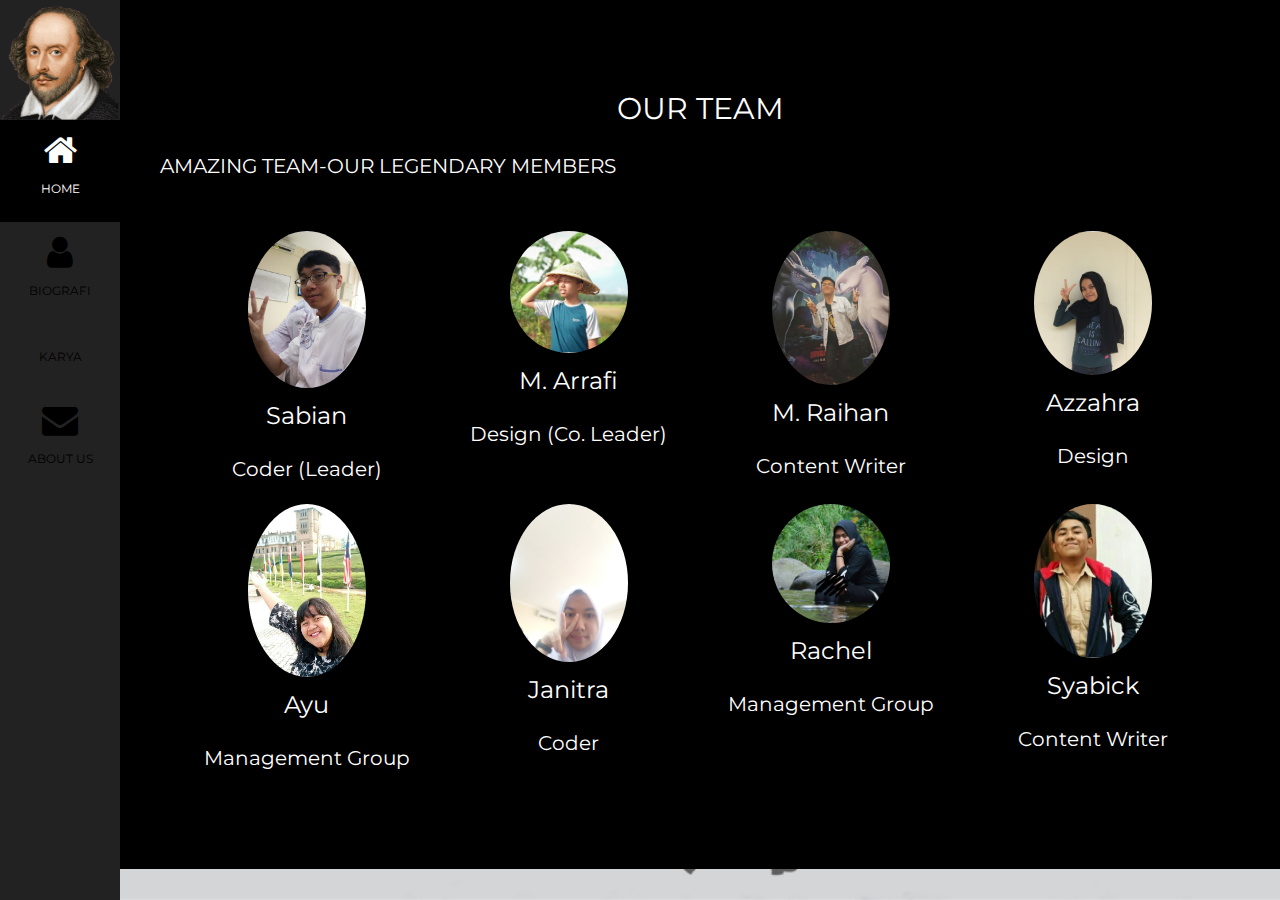
<file: index4.html>
<html><head><title>W3.CSS Template</title>
<meta charset="UTF-8">
<meta name="viewport" content="width=device-width, initial-scale=1">
<link rel="stylesheet" href="https://www.w3schools.com/w3css/4/w3.css">
<link rel="stylesheet" href="https://fonts.googleapis.com/css?family=Montserrat">
<link rel="stylesheet" href="https://cdnjs.cloudflare.com/ajax/libs/font-awesome/4.7.0/css/font-awesome.min.css">
<link rel="stylesheet" type="text/css" href="style.css">
  <link rel='stylesheet' href='https://use.fontawesome.com/releases/v5.7.0/css/all.css' integrity='sha384-lZN37f5QGtY3VHgisS14W3ExzMWZxybE1SJSEsQp9S+oqd12jhcu+A56Ebc1zFSJ' crossorigin='anonymous'>
<style>
body, h1,h2,h3,h4,h5,h6 {font-family: "Montserrat", sans-serif}
.w3-row-padding img {margin-bottom: 12px}
/* Set the width of the sidebar to 120px */
.w3-sidebar {width: 120px;background: #222;}
/* Add a left margin to the "page content" that matches the width of the sidebar (120px) */
#main {margin-left: 120px}
/* Remove margins from "page content" on small screens */
@media only screen and (max-width: 600px) {#main {margin-left: 0}}
table, th, td {
  border: 1px solid black;
}
table, th, td {
  border: 1px solid black;
  border-collapse: collapse;
}
th, td {
  padding: 5px;
  text-align: left;    
}
</style>
</head>
<body>
   <nav class="w3-sidebar w3-bar-block w3-small w3-hide-small w3-center">
  <!-- Avatar image in top left corner -->
  <img src="williamShakespare.png" style="width:100%">
  <a href="index.html" class="w3-bar-item w3-button w3-padding-large w3-black">
    <i class="fa fa-home w3-xxlarge"></i>
    <p class="w3-center">HOME</p>
  </a>
  <a href="index2.html" class="w3-bar-item w3-button w3-padding-large w3-hover-black">
    <i class="fa fa-user w3-xxlarge"></i>
    <p class="w3-center">BIOGRAFI</p>
  </a>
  <a href="index3.html" class="w3-bar-item w3-button w3-padding-large w3-hover-black">
    <i class="  fas fa-book-open w3-xxlarge"></i>
    <p class="w3-center">KARYA</p>
  </a>
  <a href="index4.html" class="w3-bar-item w3-button w3-padding-large w3-hover-black">
    <i class="fa fa-envelope w3-xxlarge"></i>
    <p class="w3-center">ABOUT US</p>
  </a>
</nav>

<!-- Navbar on small screens (Hidden on medium and large screens) -->
<div class="w3-top w3-hide-large w3-hide-medium" id="myNavbar">
  <div class="w3-bar w3-black w3-opacity w3-hover-opacity-off w3-center w3-small">
    <a href="#" class="w3-bar-item w3-button" style="width:25% !important">HOME</a>
    <a href="#about" class="w3-bar-item w3-button" style="width:25% !important">ABOUT</a>
    <a href="#photos" class="w3-bar-item w3-button" style="width:25% !important">PHOTOS</a>
    <a href="#contact" class="w3-bar-item w3-button" style="width:25% !important">CONTACT</a>
  </div>
</div>

<div class="w3-padding-large w3-black" id="main">
<div class="w3-container w3-padding-64 w3-center" id="team">
<h2>OUR TEAM</h2>
<p>AMAZING TEAM-OUR LEGENDARY MEMBERS</p>

<div class="w3-container">  
<div class="w3-row"><br>

<div class="w3-quarter">
   <a href="https://sabian96.github.io/"> <img src="sabian.jpg" alt="Boss" style="width:45%" class="w3-circle w3-hover-opacity"></a>
  <h3>Sabian</h3>
  <p class="w3-center">Coder (Leader)</p>
</div>

<div class="w3-quarter">
  <a href="https://arrafi01.github.io/"> <img src="Arap.png" alt="Boss" style="width:45%" class="w3-circle w3-hover-opacity"></a>
  <h3>M. Arrafi</h3>
  <p class="w3-center">Design (Co. Leader)</p>
</div>

<div class="w3-quarter">
  <a href="https://mraihanrey63.github.io/"> <img src="Rey.png" alt="Boss" style="width:45%" class="w3-circle w3-hover-opacity"></a>
  <h3>M. Raihan</h3>
  <p class="w3-center">Content Writer</p>
</div>

<div class="w3-quarter">
  <a href="https://azzahrasalma.github.io/"> <img src="Ara.png" alt="Boss" style="width:45%" class="w3-circle w3-hover-opacity"></a>
  <h3>Azzahra</h3>
  <p class="w3-center">Design</p>
</div>
  </div>

<div class="w3-quarter">
  <a href="https://Ayayucandra.github.io"><img src="ayu.png" alt="Boss" style="width:45%" class="w3-circle w3-hover-opacity"></a>
  <h3>Ayu</h3>
  <p class="w3-center">Management Group</p>
</div>

<div class="w3-quarter">
  <a href="https://janitrayasmine.github.io/"><img src="Janit.jpg" alt="Boss" style="width:45%" class="w3-circle w3-hover-opacity"></a>
  <h3>Janitra</h3>
  <p class="w3-center">Coder</p>
</div>

<div class="w3-quarter">
  <a href="https://rachelatitaniaa.github.io/"><img src="Rachel.png" alt="Boss" style="width:45%" class="w3-circle w3-hover-opacity"></a>
  <h3>Rachel</h3>
  <p class="w3-center">Management Group</p>
</div>

<div class="w3-quarter">
  <a href="https://syabickvalentino.github.io/"><img src="Syabick.png" alt="Boss" style="width:45%" class="w3-circle w3-hover-opacity"></a>
  <h3>Syabick</h3>
  <p class="w3-center">Content Writer</p>
</div>

</div>
</div>




</div></body></html>
</file>
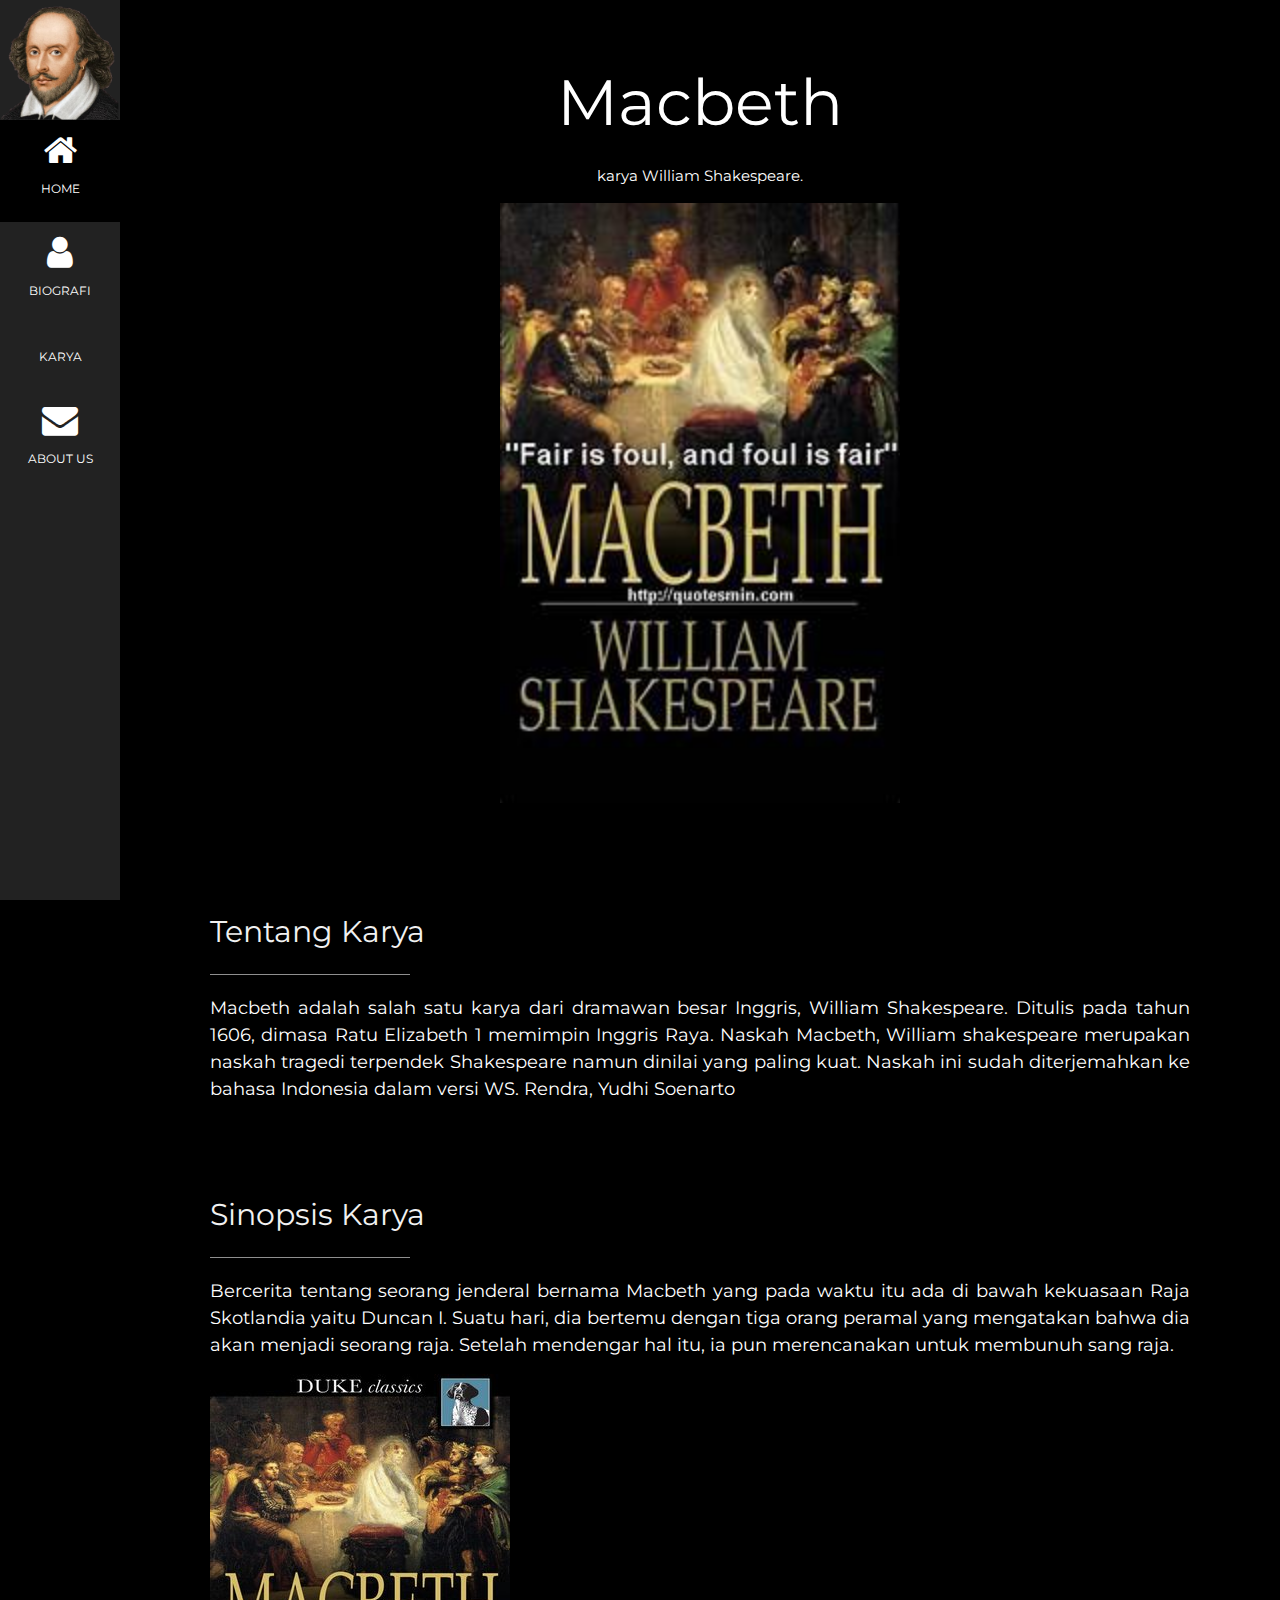
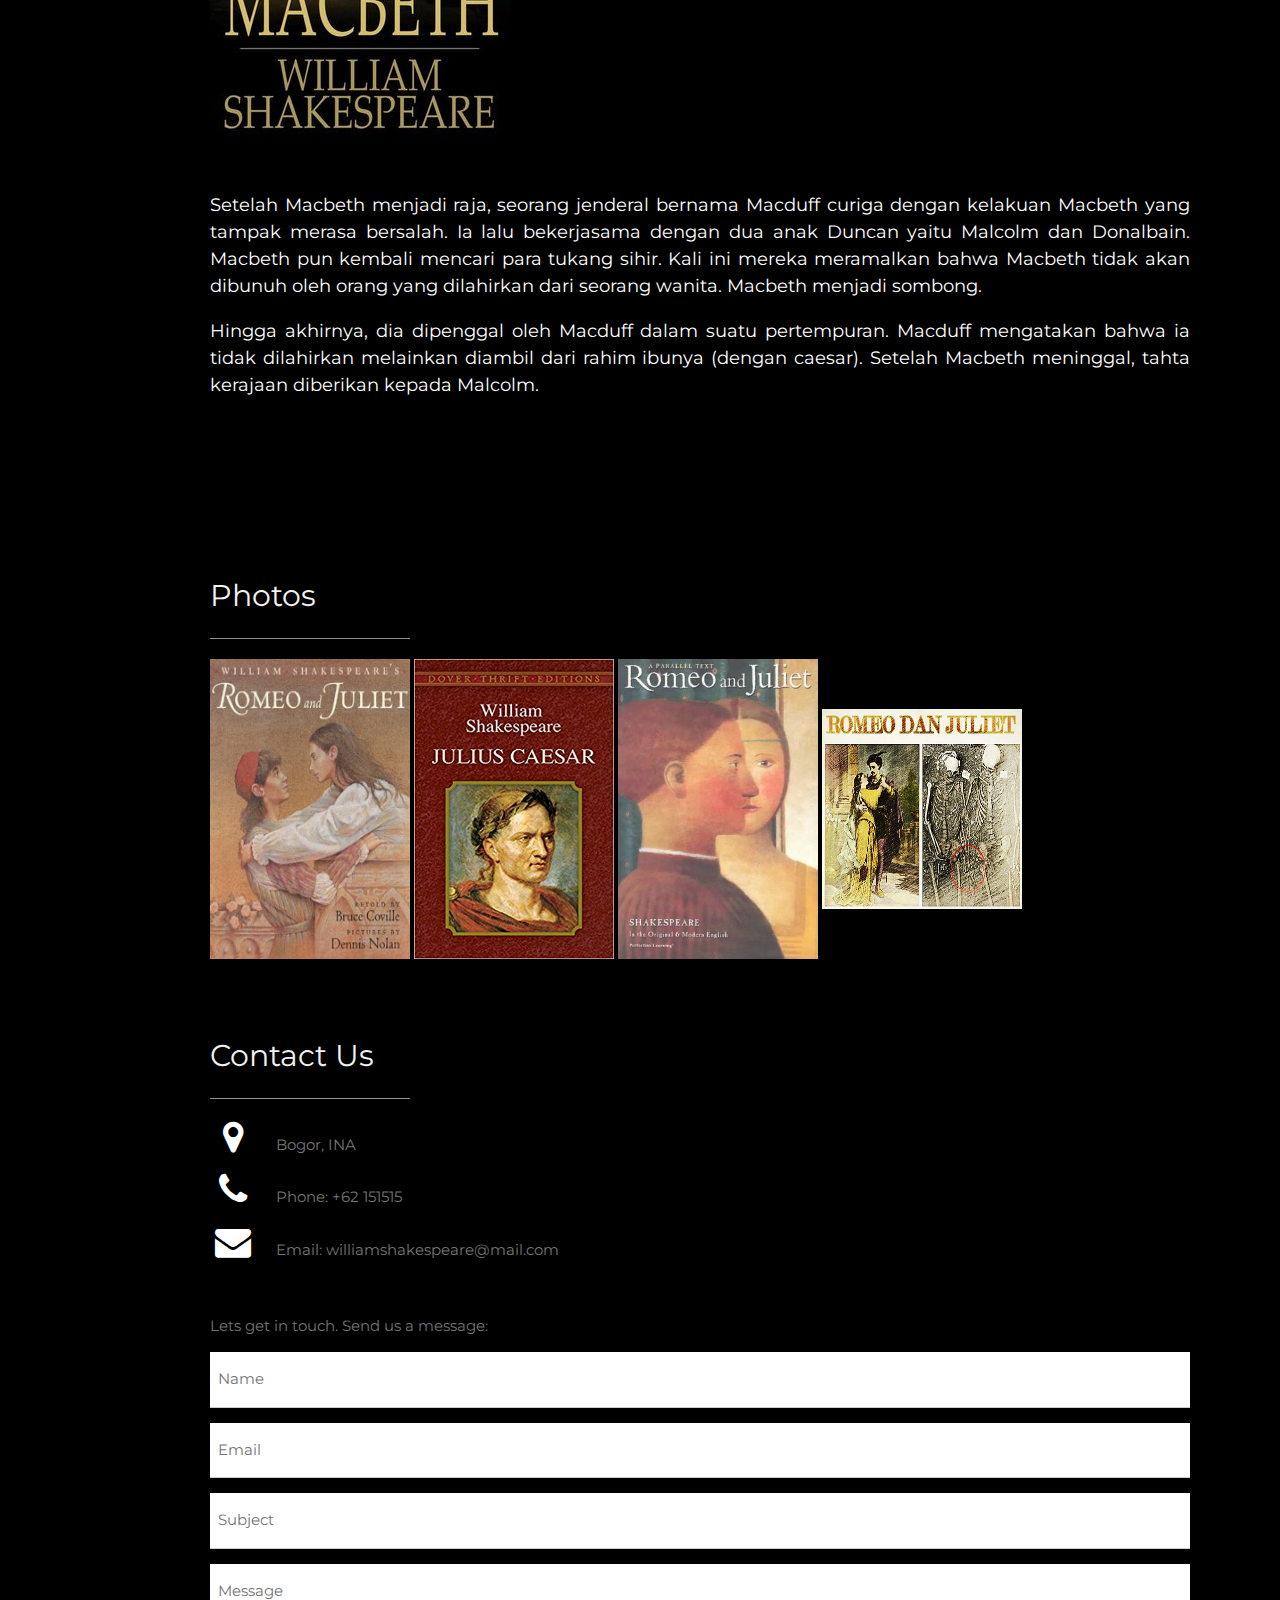
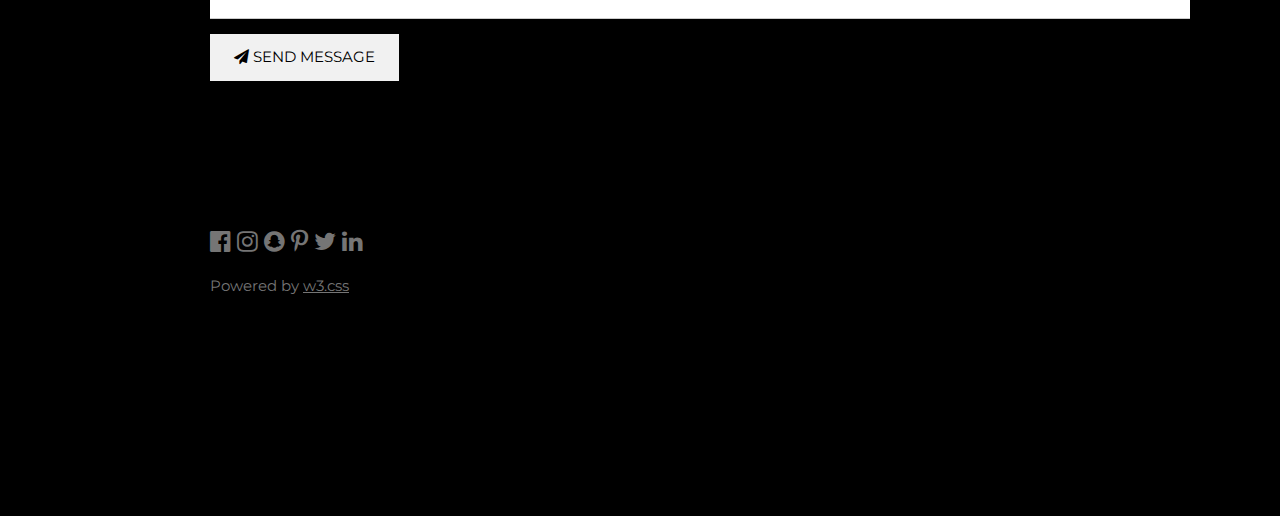
<file: index5.html>
<!DOCTYPE html>
<html>
<title>MACBETH</title>
<meta charset="UTF-8">
<meta name="viewport" content="width=device-width, initial-scale=1">
<link rel="stylesheet" href="https://www.w3schools.com/w3css/4/w3.css">
<link rel="stylesheet" href="https://fonts.googleapis.com/css?family=Montserrat">
<link rel="stylesheet" href="https://cdnjs.cloudflare.com/ajax/libs/font-awesome/4.7.0/css/font-awesome.min.css">
<link rel='stylesheet' href='https://use.fontawesome.com/releases/v5.7.0/css/all.css' integrity='sha384-lZN37f5QGtY3VHgisS14W3ExzMWZxybE1SJSEsQp9S+oqd12jhcu+A56Ebc1zFSJ' crossorigin='anonymous'>  
<style>
body, h1,h2,h3,h4,h5,h6 {font-family: "Montserrat", sans-serif}
.w3-row-padding img {margin-bottom: 12px}
/* Set the width of the sidebar to 120px */
.w3-sidebar {width: 120px;background: #222;}
/* Add a left margin to the "page content" that matches the width of the sidebar (120px) */
#main {margin-left: 120px}
/* Remove margins from "page content" on small screens */
@media only screen and (max-width: 600px) {#main {margin-left: 0}}
</style>
<body class="w3-black">
<nav class="w3-sidebar w3-bar-block w3-small w3-hide-small w3-center">
  <!-- Avatar image in top left corner -->
  <img src="williamShakespare.png" style="width:100%">
  <a href="index.html" class="w3-bar-item w3-button w3-padding-large w3-black">
    <i class="fa fa-home w3-xxlarge"></i>
    <p class="w3-center">HOME</p>
  </a>
  <a href="index2.html" class="w3-bar-item w3-button w3-padding-large w3-hover-black">
    <i class="fa fa-user w3-xxlarge"></i>
    <p class="w3-center">BIOGRAFI</p>
  </a>
  <a href="index3.html" class="w3-bar-item w3-button w3-padding-large w3-hover-black">
    <i class="  fas fa-book-open w3-xxlarge"></i>
    <p class="w3-center">KARYA</p>
  </a>
  <a href="index4.html" class="w3-bar-item w3-button w3-padding-large w3-hover-black">
    <i class="fa fa-envelope w3-xxlarge"></i>
    <p class="w3-center">ABOUT US</p>
  </a>
</nav>
<!-- Page Content -->
<div class="w3-padding-large" id="main">
  <!-- Header/Home -->
  <header class="w3-container w3-padding-32 w3-center w3-black" id="home">
    <h1 class="w3-jumbo"><span class="w3-hide-small">Macbeth</h1>
    <p>karya William Shakespeare.</p>
    <img src="will.jpeg" alt="boy" class="w3-image" width="400" height="500">
  </header>

  <!-- About Section -->
  <div class="w3-content w3-justify w3-text-grey w3-padding-64" id="about">
    <h2 class="w3-text-light-grey">Tentang Karya</h2>
    <hr style="width:200px" class="w3-opacity">
    <p> <font size="4"><font color="white">Macbeth adalah salah satu karya dari dramawan besar Inggris, William Shakespeare. Ditulis pada tahun 1606, dimasa Ratu Elizabeth 1 memimpin Inggris Raya. Naskah Macbeth, William shakespeare merupakan naskah tragedi terpendek Shakespeare namun dinilai yang paling kuat. Naskah ini sudah diterjemahkan ke bahasa Indonesia dalam versi WS. Rendra, Yudhi Soenarto 
</p></p></font></font>
    </p>
    
     <!-- About Section -->
  <div class="w3-content w3-justify w3-text-grey w3-padding-64" id="about">
    <h2 class="w3-text-light-grey">Sinopsis Karya</h2>
    <hr style="width:200px" class="w3-opacity">
    <p> <font size="4"><font color="white">Bercerita tentang seorang jenderal bernama Macbeth yang pada waktu itu ada di bawah kekuasaan Raja Skotlandia yaitu Duncan I. Suatu hari, dia bertemu dengan tiga orang peramal yang mengatakan bahwa dia akan menjadi seorang raja. Setelah mendengar hal itu, ia pun merencanakan untuk membunuh sang raja. </p>
<img align="light" src="{29D6BA58-E332-431D-B785-994D78D172FF}Img400.jpg">
<p>
  Setelah Macbeth menjadi raja, seorang jenderal bernama Macduff curiga dengan kelakuan Macbeth yang tampak merasa bersalah. Ia lalu bekerjasama dengan dua anak Duncan yaitu Malcolm dan Donalbain. Macbeth pun kembali mencari para tukang sihir. Kali ini mereka meramalkan bahwa Macbeth tidak akan dibunuh oleh orang yang dilahirkan dari seorang wanita. Macbeth menjadi sombong. 
</p>
<p>Hingga akhirnya, dia dipenggal oleh Macduff dalam suatu pertempuran. Macduff mengatakan bahwa ia tidak dilahirkan melainkan diambil dari rahim ibunya (dengan caesar). Setelah Macbeth meninggal, tahta kerajaan diberikan kepada Malcolm.</p>
</div>
</p></p></p></p></font></font>
    </p>

<!-- Portfolio Section -->
    <div class="w3-padding-64 w3-content" id="photos">
    <h2 class="w3-text-light-grey">Photos</h2>
    <hr style="width:200px" class="w3-opacity">
     <img src="2.jpg" width="200" height="300"> <img src="Julius Caesar.jpg" width="200" height="300"> <img src="3.jpg" width="200" height="300"> <img src="1.jpg" width="200" height="200"> 



 

  <!-- Contact Section -->
  <div class="w3-padding-64 w3-content w3-text-grey" id="contact">
    <h2 class="w3-text-light-grey">Contact Us</h2>
    <hr style="width:200px" class="w3-opacity">

    <div class="w3-section">
      <p><i class="fa fa-map-marker fa-fw w3-text-white w3-xxlarge w3-margin-right"></i> Bogor, INA</p>
      <p><i class="fa fa-phone fa-fw w3-text-white w3-xxlarge w3-margin-right"></i> Phone: +62 151515</p>
      <p><i class="fa fa-envelope fa-fw w3-text-white w3-xxlarge w3-margin-right"> </i> Email: williamshakespeare@mail.com</p>
    </div><br>
    <p>Lets get in touch. Send us a message:</p>

    <form action="/action_page.php" target="_blank">
      <p><input class="w3-input w3-padding-16" type="text" placeholder="Name" required name="Name"></p>
      <p><input class="w3-input w3-padding-16" type="text" placeholder="Email" required name="Email"></p>
      <p><input class="w3-input w3-padding-16" type="text" placeholder="Subject" required name="Subject"></p>
      <p><input class="w3-input w3-padding-16" type="text" placeholder="Message" required name="Message"></p>
      <p>
        <button class="w3-button w3-light-grey w3-padding-large" type="submit">
          <i class="fa fa-paper-plane"></i> SEND MESSAGE
        </button>
      </p>
    </form>
  <!-- End Contact Section -->
  </div>
  
    <!-- Footer -->
  <footer class="w3-content w3-padding-64 w3-text-grey w3-xlarge">
    <i class="fa fa-facebook-official w3-hover-opacity"></i>
    <i class="fa fa-instagram w3-hover-opacity"></i>
    <i class="fa fa-snapchat w3-hover-opacity"></i>
    <i class="fa fa-pinterest-p w3-hover-opacity"></i>
    <i class="fa fa-twitter w3-hover-opacity"></i>
    <i class="fa fa-linkedin w3-hover-opacity"></i>
    <p class="w3-medium">Powered by <a href="https://www.w3schools.com/w3css/default.asp" target="_blank" class="w3-hover-text-green">w3.css</a></p>
  <!-- End footer -->
  </footer>

<!-- END PAGE CONTENT -->
</div>

</body>
</html>
</file>
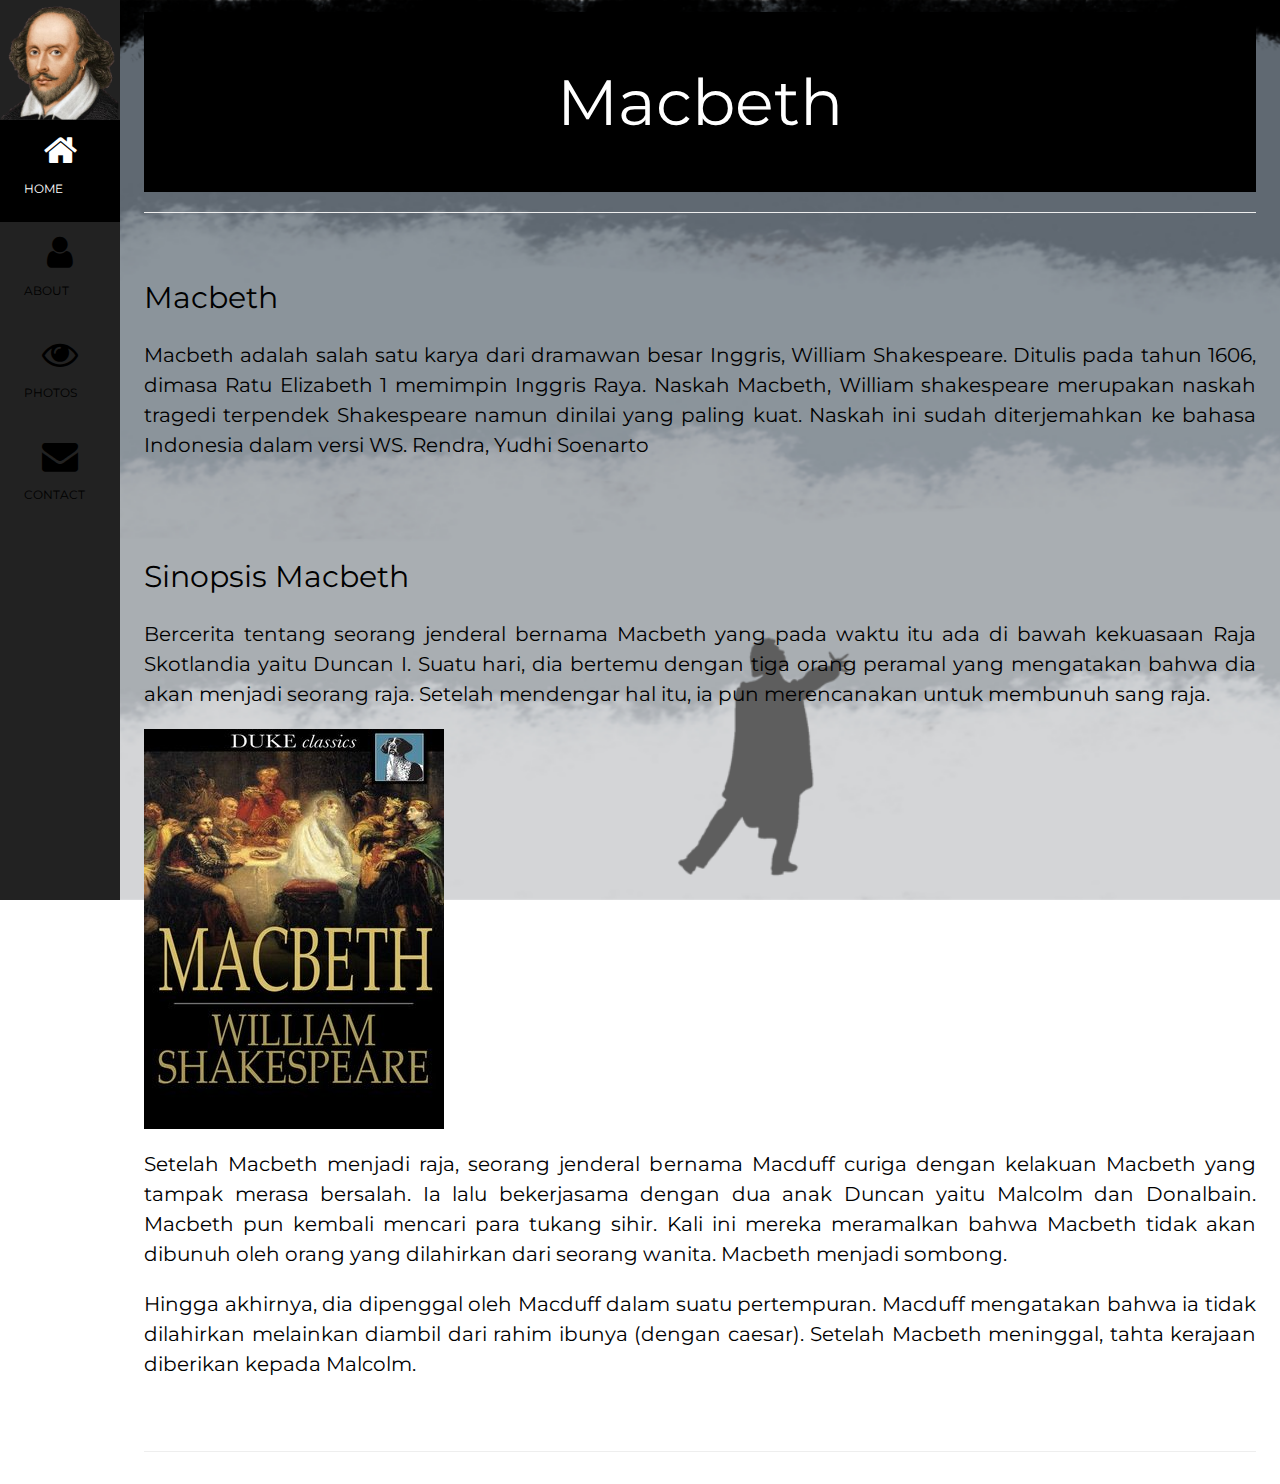
<file: index5punyaRachel.html>
<!DOCTYPE html>
<html>
<head><title>William Shakespeare/Buku/Sinopsis</title>
<meta charset="UTF-8">
<meta name="viewport" content="width=device-width, initial-scale=1">
<link rel="stylesheet" href="https://www.w3schools.com/w3css/4/w3.css">
<link rel="stylesheet" href="https://fonts.googleapis.com/css?family=Montserrat">
<link rel="stylesheet" href="https://cdnjs.cloudflare.com/ajax/libs/font-awesome/4.7.0/css/font-awesome.min.css">
<link rel="stylesheet" type="text/css" href="style.css">
<style>
body, h1,h2,h3,h4,h5,h6 {font-family: "Montserrat", sans-serif}
.w3-row-padding img {margin-bottom: 12px}
/* Set the width of the sidebar to 120px */
.w3-sidebar {width: 120px;background: #222;}
/* Add a left margin to the "page content" that matches the width of the sidebar (120px) */
#main {margin-left: 120px}
/* Remove margins from "page content" on small screens */
@media only screen and (max-width: 600px) {#main {margin-left: 0}}
table, th, td {
  border: 1px solid black;
}
table, th, td {
  border: 1px solid black;
  border-collapse: collapse;
}
th, td {
  padding: 5px;
  text-align: left;    
}
</style>
</head>
<body>
  <nav class="w3-sidebar w3-bar-block w3-small w3-hide-small w3-center">
  <!-- Avatar image in top left corner -->
  <img src="williamShakespare.png" style="width:100%">
  <a href="index.html" class="w3-bar-item w3-button w3-padding-large w3-black">
    <i class="fa fa-home w3-xxlarge"></i>
    <p>HOME</p>
  </a>
  <a href="index2.html" class="w3-bar-item w3-button w3-padding-large w3-hover-black">
    <i class="fa fa-user w3-xxlarge"></i>
    <p>ABOUT</p>
  </a>
  <a href="index3.html" class="w3-bar-item w3-button w3-padding-large w3-hover-black">
    <i class="fa fa-eye w3-xxlarge"></i>
    <p>PHOTOS</p>
  </a>
  <a href="index4.html" class="w3-bar-item w3-button w3-padding-large w3-hover-black">
    <i class="fa fa-envelope w3-xxlarge"></i>
    <p>CONTACT</p>
  </a>
</nav>

<!-- Navbar on small screens (Hidden on medium and large screens) -->
<div class="w3-top w3-hide-large w3-hide-medium" id="myNavbar">
  <div class="w3-bar w3-black w3-opacity w3-hover-opacity-off w3-center w3-small">
    <a href="#" class="w3-bar-item w3-button" style="width:25% !important">HOME</a>
    <a href="#about" class="w3-bar-item w3-button" style="width:25% !important">ABOUT</a>
    <a href="#photos" class="w3-bar-item w3-button" style="width:25% !important">PHOTOS</a>
    <a href="#contact" class="w3-bar-item w3-button" style="width:25% !important">CONTACT</a>
  </div>
</div>
<div class="w3-padding-large" id="main">
 <header class="w3-container w3-padding-32 w3-center w3-black" id="home"><h1 class="w3-jumbo">Macbeth
</h1></header>


<hr>
<div class="w3-padding-32" id="MAC">
<h2>Macbeth</h2>

<p>   Macbeth adalah salah satu karya dari dramawan besar Inggris, William Shakespeare. Ditulis pada tahun 1606, dimasa Ratu Elizabeth 1 memimpin Inggris Raya. Naskah Macbeth, William shakespeare merupakan naskah tragedi terpendek Shakespeare namun dinilai yang paling kuat. Naskah ini sudah diterjemahkan ke bahasa Indonesia dalam versi WS. Rendra, Yudhi Soenarto 
</p>
</div>

<div class="w3-padding-32" id="MAC">
<h2>Sinopsis Macbeth</h2>
<p>Bercerita tentang seorang jenderal bernama Macbeth yang pada waktu itu ada di bawah kekuasaan Raja Skotlandia yaitu Duncan I. Suatu hari, dia bertemu dengan tiga orang peramal yang mengatakan bahwa dia akan menjadi seorang raja. Setelah mendengar hal itu, ia pun merencanakan untuk membunuh sang raja. </p>
<img align="light" src="{29D6BA58-E332-431D-B785-994D78D172FF}Img400.jpg">
<p>
  Setelah Macbeth menjadi raja, seorang jenderal bernama Macduff curiga dengan kelakuan Macbeth yang tampak merasa bersalah. Ia lalu bekerjasama dengan dua anak Duncan yaitu Malcolm dan Donalbain. Macbeth pun kembali mencari para tukang sihir. Kali ini mereka meramalkan bahwa Macbeth tidak akan dibunuh oleh orang yang dilahirkan dari seorang wanita. Macbeth menjadi sombong. 
</p>
<p>Hingga akhirnya, dia dipenggal oleh Macduff dalam suatu pertempuran. Macduff mengatakan bahwa ia tidak dilahirkan melainkan diambil dari rahim ibunya (dengan caesar). Setelah Macbeth meninggal, tahta kerajaan diberikan kepada Malcolm.</p>
</div>
<hr>

</body></html>
</file>
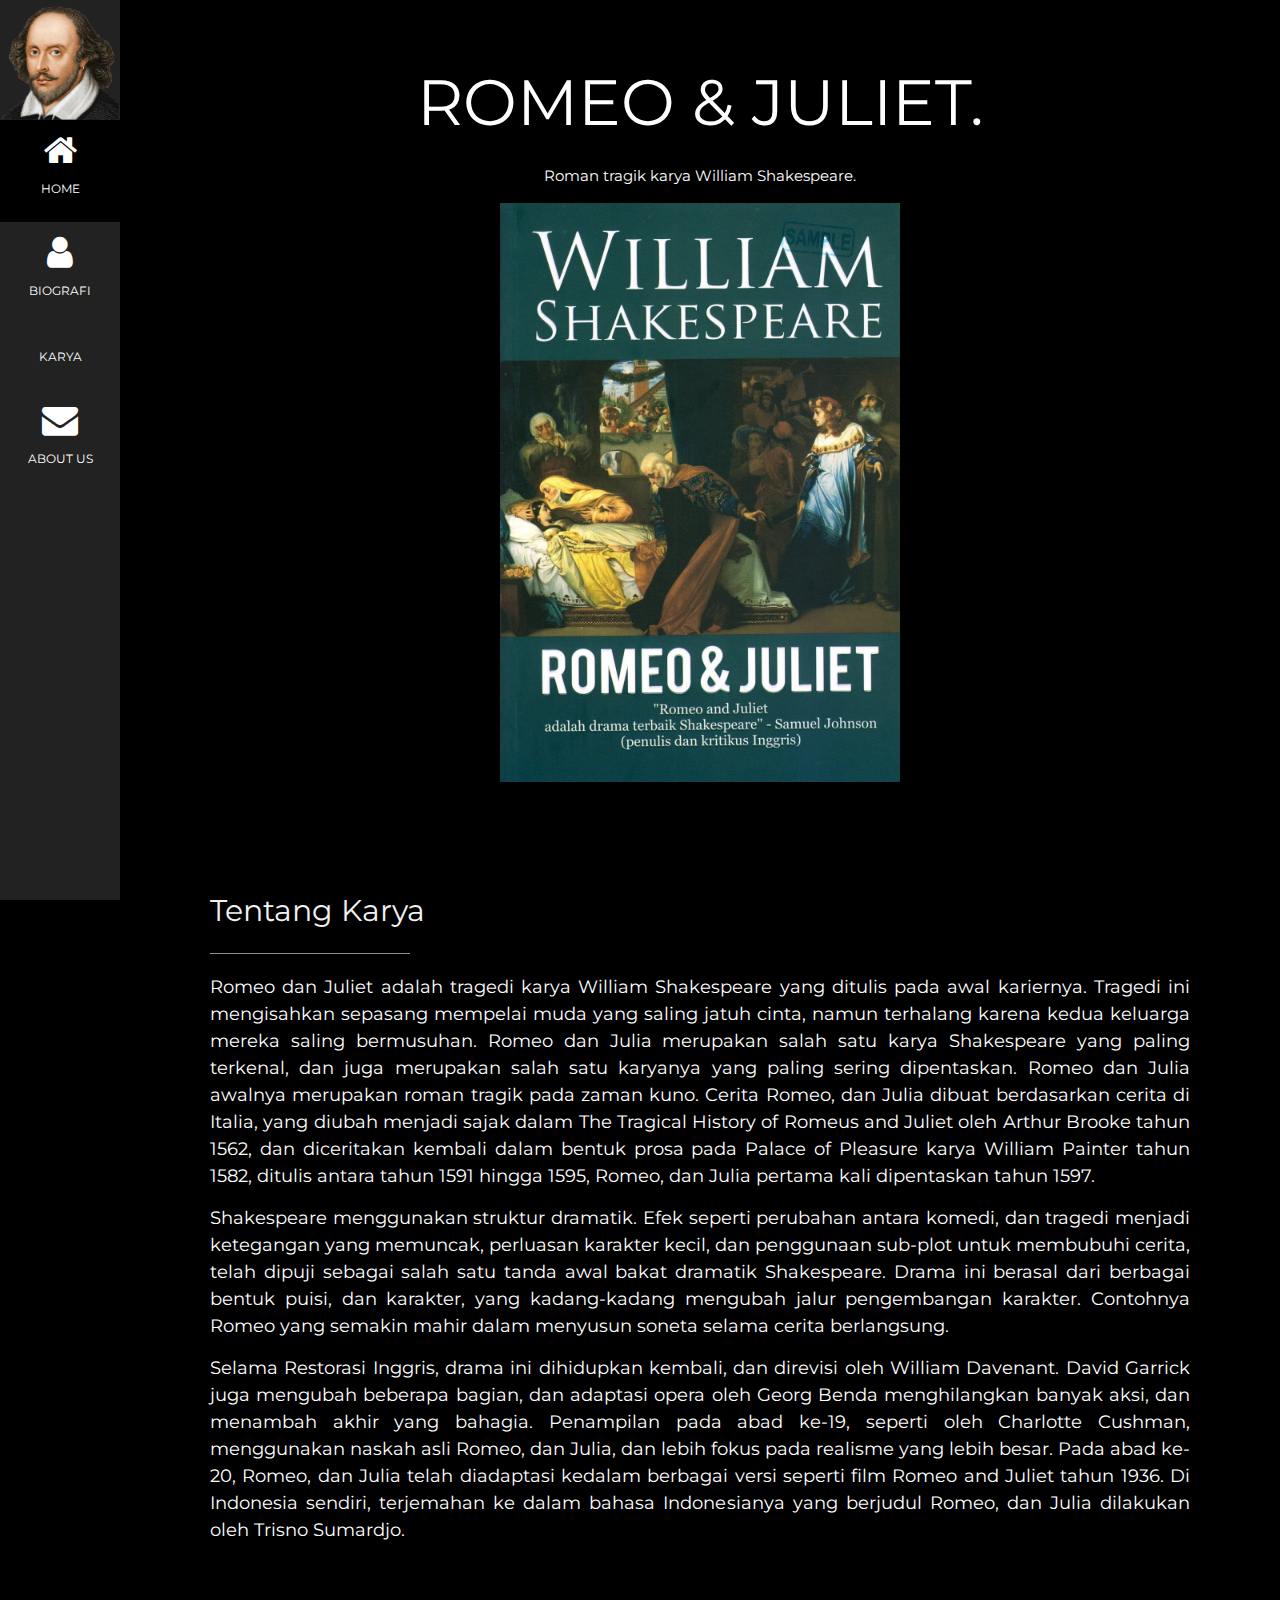
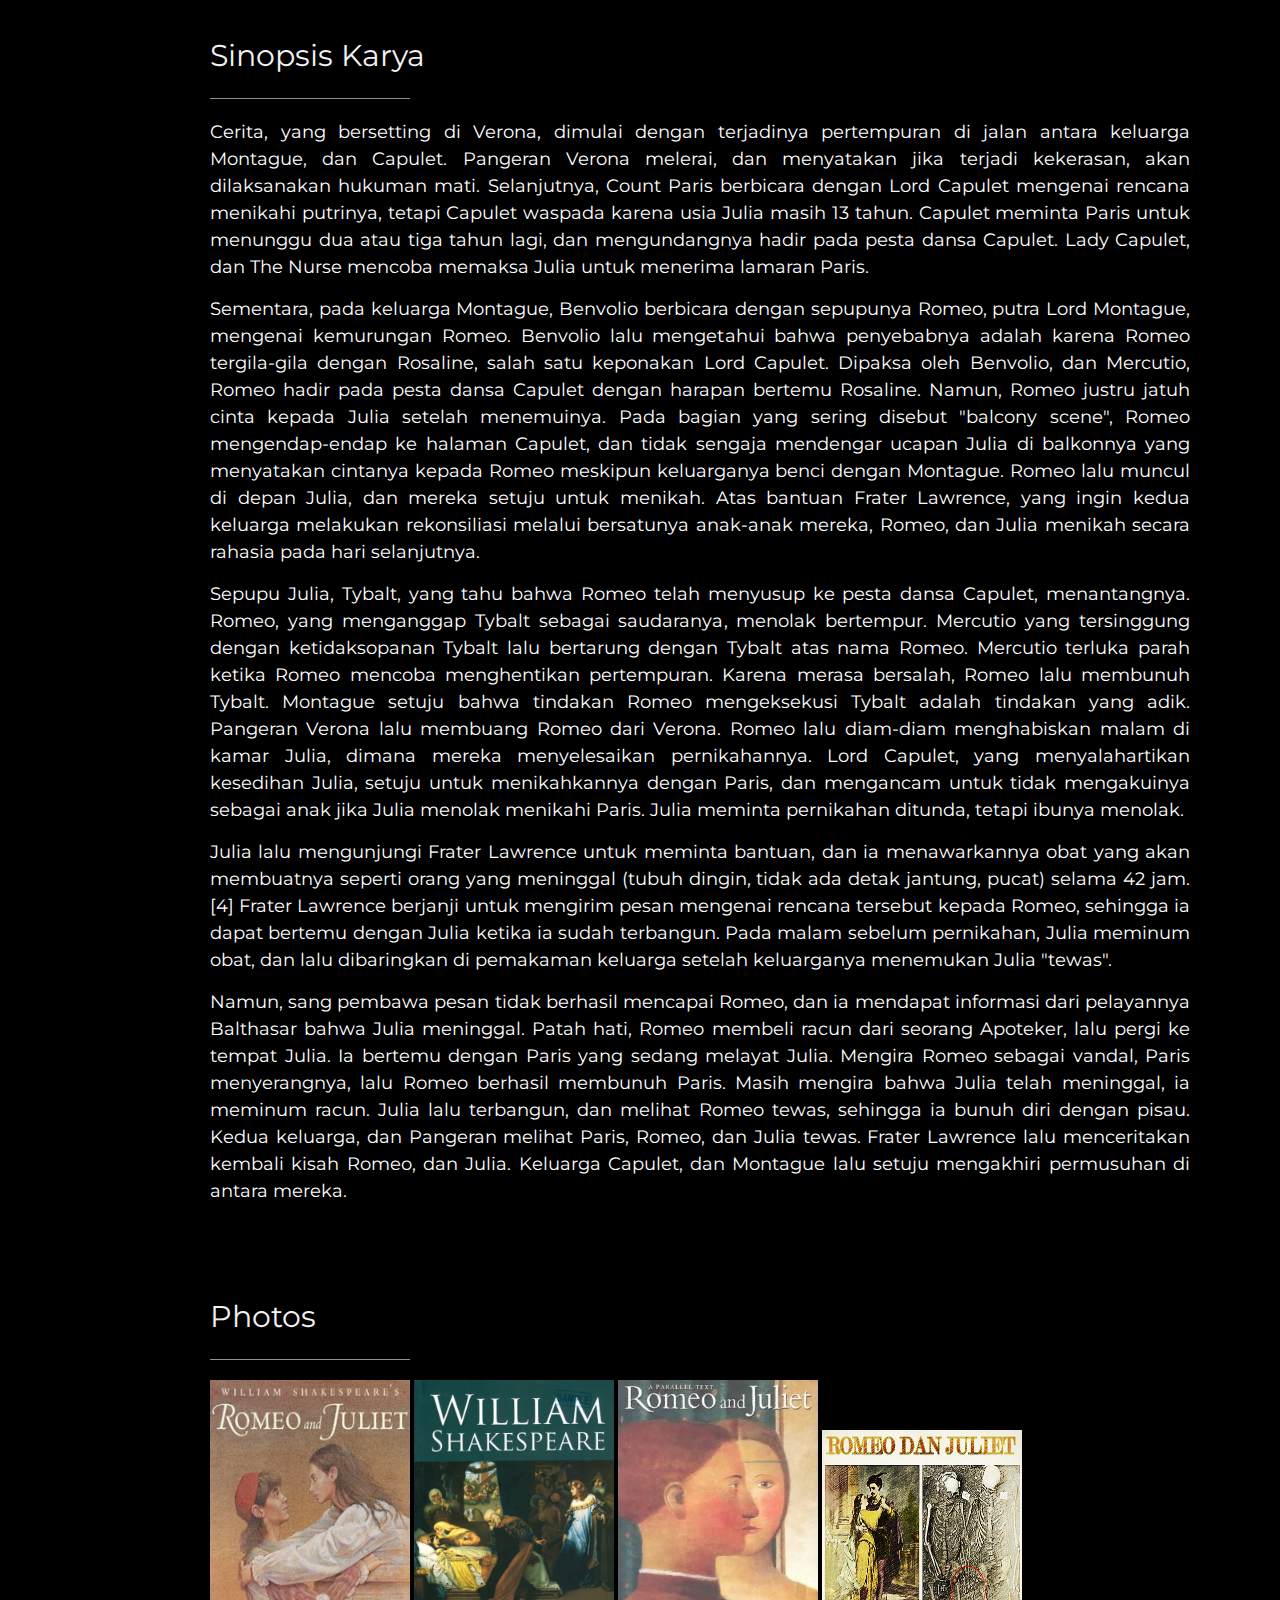
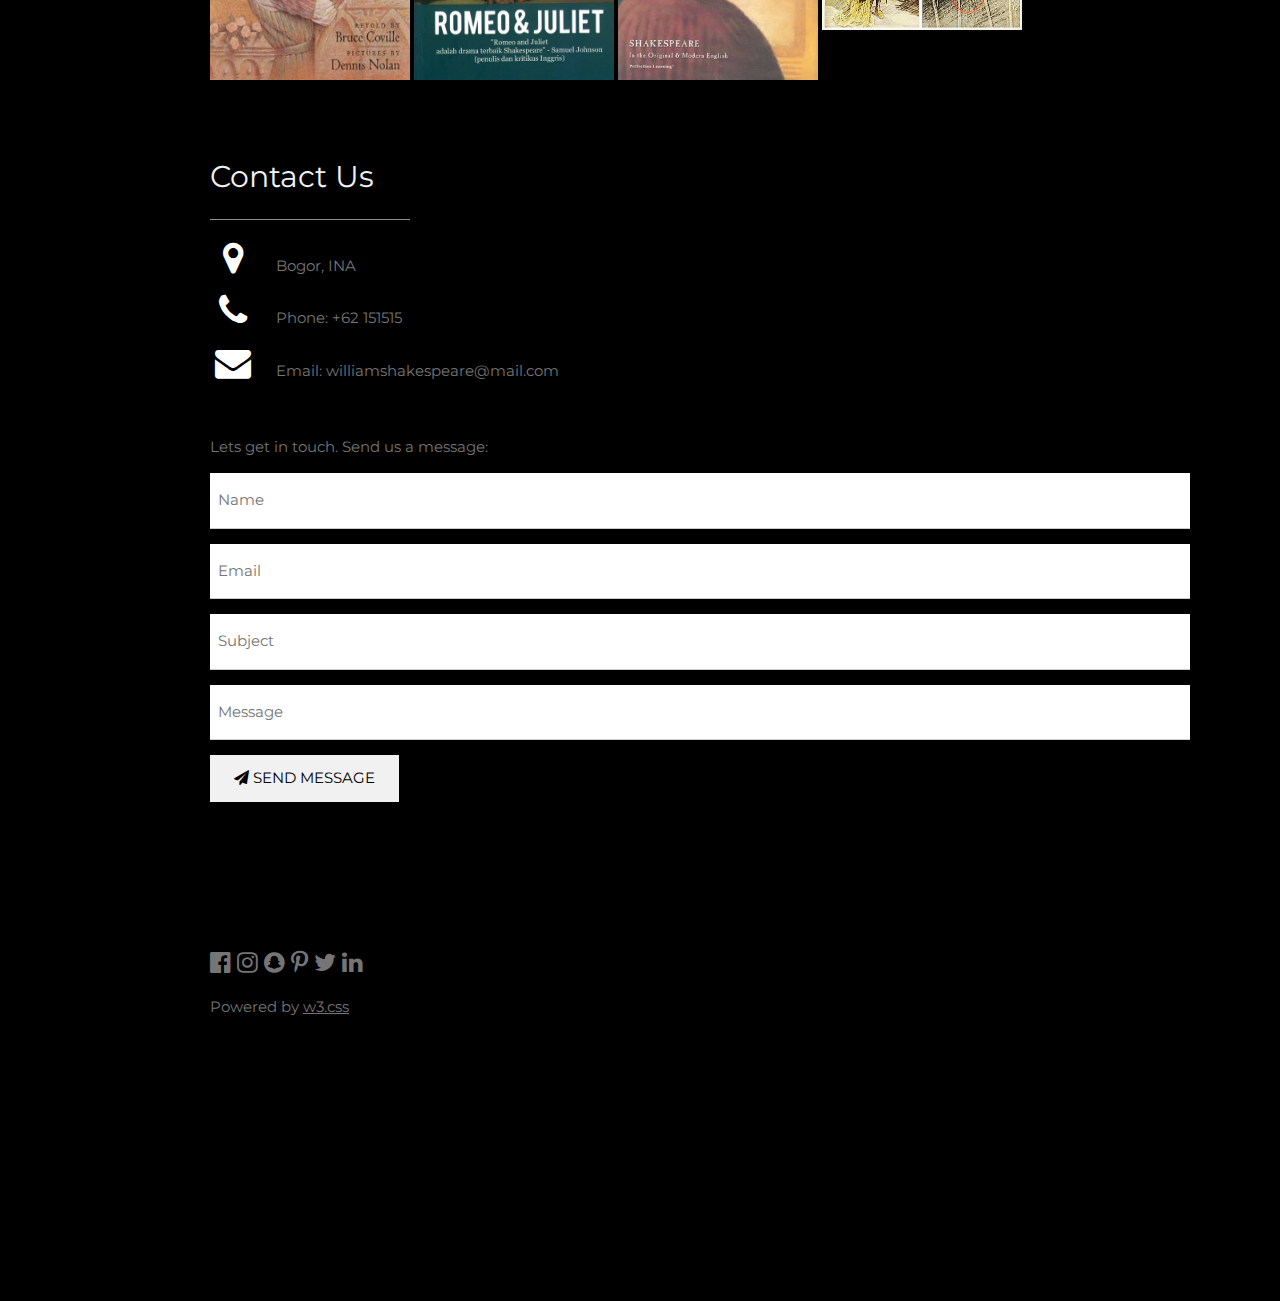
<file: index6.html>
<!DOCTYPE html>
<html>
<title>ROMEO & JULIET</title>
<meta charset="UTF-8">
<meta name="viewport" content="width=device-width, initial-scale=1">
<link rel="stylesheet" href="https://www.w3schools.com/w3css/4/w3.css">
<link rel="stylesheet" href="https://fonts.googleapis.com/css?family=Montserrat">
<link rel="stylesheet" href="https://cdnjs.cloudflare.com/ajax/libs/font-awesome/4.7.0/css/font-awesome.min.css">
<link rel='stylesheet' href='https://use.fontawesome.com/releases/v5.7.0/css/all.css' integrity='sha384-lZN37f5QGtY3VHgisS14W3ExzMWZxybE1SJSEsQp9S+oqd12jhcu+A56Ebc1zFSJ' crossorigin='anonymous'>  
<style>
body, h1,h2,h3,h4,h5,h6 {font-family: "Montserrat", sans-serif}
.w3-row-padding img {margin-bottom: 12px}
/* Set the width of the sidebar to 120px */
.w3-sidebar {width: 120px;background: #222;}
/* Add a left margin to the "page content" that matches the width of the sidebar (120px) */
#main {margin-left: 120px}
/* Remove margins from "page content" on small screens */
@media only screen and (max-width: 600px) {#main {margin-left: 0}}
</style>
<body class="w3-black">
<nav class="w3-sidebar w3-bar-block w3-small w3-hide-small w3-center">
  <!-- Avatar image in top left corner -->
  <img src="williamShakespare.png" style="width:100%">
  <a href="index.html" class="w3-bar-item w3-button w3-padding-large w3-black">
    <i class="fa fa-home w3-xxlarge"></i>
    <p class="w3-center">HOME</p>
  </a>
  <a href="index2.html" class="w3-bar-item w3-button w3-padding-large w3-hover-black">
    <i class="fa fa-user w3-xxlarge"></i>
    <p class="w3-center">BIOGRAFI</p>
  </a>
  <a href="index3.html" class="w3-bar-item w3-button w3-padding-large w3-hover-black">
    <i class="  fas fa-book-open w3-xxlarge"></i>
    <p class="w3-center">KARYA</p>
  </a>
  <a href="index4.html" class="w3-bar-item w3-button w3-padding-large w3-hover-black">
    <i class="fa fa-envelope w3-xxlarge"></i>
    <p class="w3-center">ABOUT US</p>
  </a>
</nav>

<!-- Page Content -->
<div class="w3-padding-large" id="main">
  <!-- Header/Home -->
  <header class="w3-container w3-padding-32 w3-center w3-black" id="home">
    <h1 class="w3-jumbo"><span class="w3-hide-small">ROMEO &</span> JULIET.</h1>
    <p>Roman tragik karya William Shakespeare.</p>
    <img src="romrojuliet.jpg" alt="boy" class="w3-image" width="400" height="500">
  </header>

  <!-- About Section -->
  <div class="w3-content w3-justify w3-text-grey w3-padding-64" id="about">
    <h2 class="w3-text-light-grey">Tentang Karya</h2>
    <hr style="width:200px" class="w3-opacity">
    <p> <font size="4"><font color="white">Romeo dan Juliet adalah tragedi karya William Shakespeare yang ditulis pada awal kariernya. Tragedi ini mengisahkan sepasang mempelai muda yang saling jatuh cinta, namun terhalang karena kedua keluarga mereka saling bermusuhan. Romeo dan Julia merupakan salah satu karya Shakespeare yang paling terkenal, dan juga merupakan salah satu karyanya yang paling sering dipentaskan.
      Romeo dan Julia awalnya merupakan roman tragik pada zaman kuno. Cerita Romeo, dan Julia dibuat berdasarkan cerita di Italia, yang diubah menjadi sajak dalam The Tragical History of Romeus and Juliet oleh Arthur Brooke tahun 1562, dan diceritakan kembali dalam bentuk prosa pada Palace of Pleasure karya William Painter tahun 1582, ditulis antara tahun 1591 hingga 1595, Romeo, dan Julia pertama kali dipentaskan tahun 1597.
        <p>Shakespeare menggunakan struktur dramatik. Efek seperti perubahan antara komedi, dan tragedi menjadi ketegangan yang memuncak, perluasan karakter kecil, dan penggunaan sub-plot untuk membubuhi cerita, telah dipuji sebagai salah satu tanda awal bakat dramatik Shakespeare. Drama ini berasal dari berbagai bentuk puisi, dan karakter, yang kadang-kadang mengubah jalur pengembangan karakter. Contohnya Romeo yang semakin mahir dalam menyusun soneta selama cerita berlangsung.
          <p>Selama Restorasi Inggris, drama ini dihidupkan kembali, dan direvisi oleh William Davenant. David Garrick juga mengubah beberapa bagian, dan adaptasi opera oleh Georg Benda menghilangkan banyak aksi, dan menambah akhir yang bahagia. Penampilan pada abad ke-19, seperti oleh Charlotte Cushman, menggunakan naskah asli Romeo, dan Julia, dan lebih fokus pada realisme yang lebih besar. Pada abad ke-20, Romeo, dan Julia telah diadaptasi kedalam berbagai versi seperti film Romeo and Juliet tahun 1936. Di Indonesia sendiri, terjemahan ke dalam bahasa Indonesianya yang berjudul Romeo, dan Julia dilakukan oleh Trisno Sumardjo.</p></p></font></font>
    </p>
    
     <!-- About Section -->
  <div class="w3-content w3-justify w3-text-grey w3-padding-64" id="about">
    <h2 class="w3-text-light-grey">Sinopsis Karya</h2>
    <hr style="width:200px" class="w3-opacity">
    <p> <font size="4"><font color="white">Cerita, yang bersetting di Verona, dimulai dengan terjadinya pertempuran di jalan antara keluarga Montague, dan Capulet. Pangeran Verona melerai, dan menyatakan jika terjadi kekerasan, akan dilaksanakan hukuman mati. Selanjutnya, Count Paris berbicara dengan Lord Capulet mengenai rencana menikahi putrinya, tetapi Capulet waspada karena usia Julia masih 13 tahun. Capulet meminta Paris untuk menunggu dua atau tiga tahun lagi, dan mengundangnya hadir pada pesta dansa Capulet. Lady Capulet, dan The Nurse mencoba memaksa Julia untuk menerima lamaran Paris.
        <p>Sementara, pada keluarga Montague, Benvolio berbicara dengan sepupunya Romeo, putra Lord Montague, mengenai kemurungan Romeo. Benvolio lalu mengetahui bahwa penyebabnya adalah karena Romeo tergila-gila dengan Rosaline, salah satu keponakan Lord Capulet. Dipaksa oleh Benvolio, dan Mercutio, Romeo hadir pada pesta dansa Capulet dengan harapan bertemu Rosaline. Namun, Romeo justru jatuh cinta kepada Julia setelah menemuinya. Pada bagian yang sering disebut "balcony scene", Romeo mengendap-endap ke halaman Capulet, dan tidak sengaja mendengar ucapan Julia di balkonnya yang menyatakan cintanya kepada Romeo meskipun keluarganya benci dengan Montague. Romeo lalu muncul di depan Julia, dan mereka setuju untuk menikah. Atas bantuan Frater Lawrence, yang ingin kedua keluarga melakukan rekonsiliasi melalui bersatunya anak-anak mereka, Romeo, dan Julia menikah secara rahasia pada hari selanjutnya.
          <p>Sepupu Julia, Tybalt, yang tahu bahwa Romeo telah menyusup ke pesta dansa Capulet, menantangnya. Romeo, yang menganggap Tybalt sebagai saudaranya, menolak bertempur. Mercutio yang tersinggung dengan ketidaksopanan Tybalt lalu bertarung dengan Tybalt atas nama Romeo. Mercutio terluka parah ketika Romeo mencoba menghentikan pertempuran. Karena merasa bersalah, Romeo lalu membunuh Tybalt.
Montague setuju bahwa tindakan Romeo mengeksekusi Tybalt adalah tindakan yang adik. Pangeran Verona lalu membuang Romeo dari Verona. Romeo lalu diam-diam menghabiskan malam di kamar Julia, dimana mereka menyelesaikan pernikahannya. Lord Capulet, yang menyalahartikan kesedihan Julia, setuju untuk menikahkannya dengan Paris, dan mengancam untuk tidak mengakuinya sebagai anak jika Julia menolak menikahi Paris. Julia meminta pernikahan ditunda, tetapi ibunya menolak. 
<p>Julia lalu mengunjungi Frater Lawrence untuk meminta bantuan, dan ia menawarkannya obat yang akan membuatnya seperti orang yang meninggal (tubuh dingin, tidak ada detak jantung, pucat) selama 42 jam.[4] Frater Lawrence berjanji untuk mengirim pesan mengenai rencana tersebut kepada Romeo, sehingga ia dapat bertemu dengan Julia ketika ia sudah terbangun. Pada malam sebelum pernikahan, Julia meminum obat, dan lalu dibaringkan di pemakaman keluarga setelah keluarganya menemukan Julia "tewas".
<p>Namun, sang pembawa pesan tidak berhasil mencapai Romeo, dan ia mendapat informasi dari pelayannya Balthasar bahwa Julia meninggal. Patah hati, Romeo membeli racun dari seorang Apoteker, lalu pergi ke tempat Julia. Ia bertemu dengan Paris yang sedang melayat Julia. Mengira Romeo sebagai vandal, Paris menyerangnya, lalu Romeo berhasil membunuh Paris. Masih mengira bahwa Julia telah meninggal, ia meminum racun. Julia lalu terbangun, dan melihat Romeo tewas, sehingga ia bunuh diri dengan pisau. Kedua keluarga, dan Pangeran melihat Paris, Romeo, dan Julia tewas. Frater Lawrence lalu menceritakan kembali kisah Romeo, dan Julia. Keluarga Capulet, dan Montague lalu setuju mengakhiri permusuhan di antara mereka.</p></p></p></p></font></font>
    </p>

<!-- Portfolio Section -->
    <div class="w3-padding-64 w3-content" id="photos">
    <h2 class="w3-text-light-grey">Photos</h2>
    <hr style="width:200px" class="w3-opacity">
     <img src="2.jpg" width="200" height="300"> <img src="romrojuliet.jpg" width="200" height="300"> <img src="3.jpg" width="200" height="300"> <img src="1.jpg" width="200" height="200"> 



 

  <!-- Contact Section -->
  <div class="w3-padding-64 w3-content w3-text-grey" id="contact">
    <h2 class="w3-text-light-grey">Contact Us</h2>
    <hr style="width:200px" class="w3-opacity">

    <div class="w3-section">
      <p><i class="fa fa-map-marker fa-fw w3-text-white w3-xxlarge w3-margin-right"></i> Bogor, INA</p>
      <p><i class="fa fa-phone fa-fw w3-text-white w3-xxlarge w3-margin-right"></i> Phone: +62 151515</p>
      <p><i class="fa fa-envelope fa-fw w3-text-white w3-xxlarge w3-margin-right"> </i> Email: williamshakespeare@mail.com</p>
    </div><br>
    <p>Lets get in touch. Send us a message:</p>

    <form action="/action_page.php" target="_blank">
      <p><input class="w3-input w3-padding-16" type="text" placeholder="Name" required name="Name"></p>
      <p><input class="w3-input w3-padding-16" type="text" placeholder="Email" required name="Email"></p>
      <p><input class="w3-input w3-padding-16" type="text" placeholder="Subject" required name="Subject"></p>
      <p><input class="w3-input w3-padding-16" type="text" placeholder="Message" required name="Message"></p>
      <p>
        <button class="w3-button w3-light-grey w3-padding-large" type="submit">
          <i class="fa fa-paper-plane"></i> SEND MESSAGE
        </button>
      </p>
    </form>
  <!-- End Contact Section -->
  </div>
  
    <!-- Footer -->
  <footer class="w3-content w3-padding-64 w3-text-grey w3-xlarge">
    <i class="fa fa-facebook-official w3-hover-opacity"></i>
    <i class="fa fa-instagram w3-hover-opacity"></i>
    <i class="fa fa-snapchat w3-hover-opacity"></i>
    <i class="fa fa-pinterest-p w3-hover-opacity"></i>
    <i class="fa fa-twitter w3-hover-opacity"></i>
    <i class="fa fa-linkedin w3-hover-opacity"></i>
    <p class="w3-medium">Powered by <a href="https://www.w3schools.com/w3css/default.asp" target="_blank" class="w3-hover-text-green">w3.css</a></p>
  <!-- End footer -->
  </footer>

<!-- END PAGE CONTENT -->
</div>

</body>
</html>
</file>
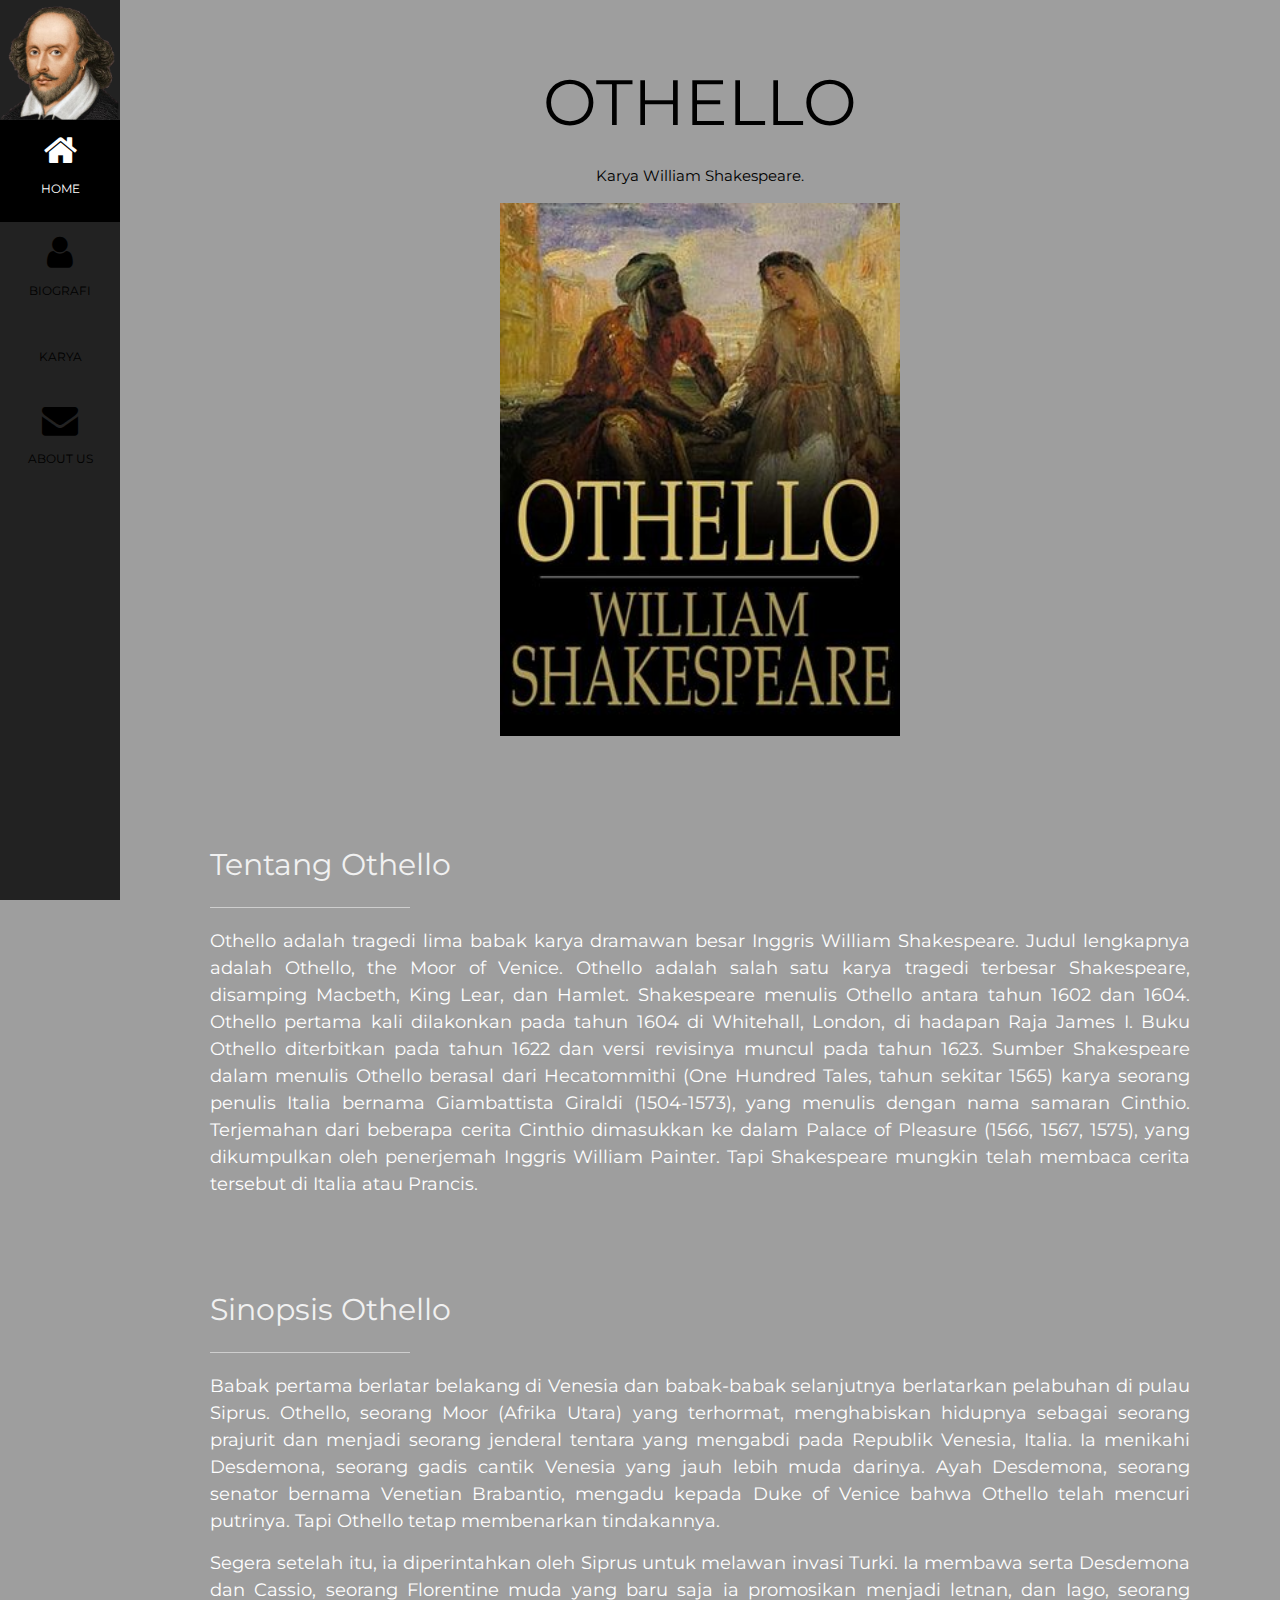
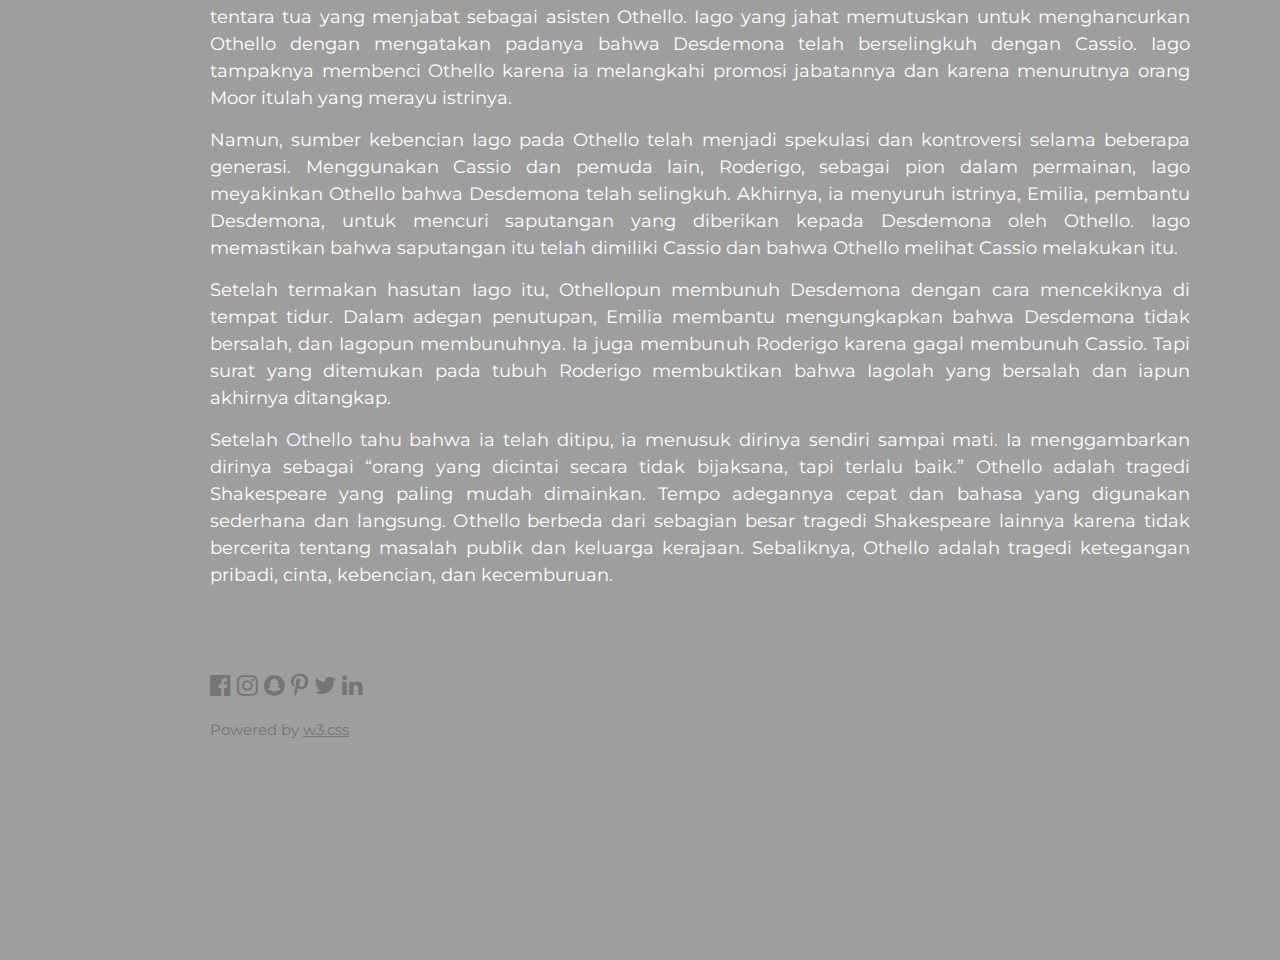
<file: index7.html>
<!DOCTYPE html>
<html>
<title>Othello William Shakespeare</title>
<meta charset="UTF-8">
<meta name="viewport" content="width=device-width, initial-scale=1">
<link rel="stylesheet" href="https://www.w3schools.com/w3css/4/w3.css">
<link rel="stylesheet" href="https://fonts.googleapis.com/css?family=Montserrat">
<link rel="stylesheet" href="https://cdnjs.cloudflare.com/ajax/libs/font-awesome/4.7.0/css/font-awesome.min.css">
<link rel='stylesheet' href='https://use.fontawesome.com/releases/v5.7.0/css/all.css' integrity='sha384-lZN37f5QGtY3VHgisS14W3ExzMWZxybE1SJSEsQp9S+oqd12jhcu+A56Ebc1zFSJ' crossorigin='anonymous'>  
<style>
body, h1,h2,h3,h4,h5,h6 {font-family: "Montserrat", sans-serif}
.w3-row-padding img {margin-bottom: 12px}
/* Set the width of the sidebar to 120px */
.w3-sidebar {width: 120px;background: #222;}
/* Add a left margin to the "page content" that matches the width of the sidebar (120px) */
#main {margin-left: 120px}
/* Remove margins from "page content" on small screens */
@media only screen and (max-width: 600px) {#main {margin-left: 0}}
</style>
<body class="w3-grey">
<nav class="w3-sidebar w3-bar-block w3-small w3-hide-small w3-center">
  <!-- Avatar image in top left corner -->
  <img src="williamShakespare.png" style="width:100%">
  <a href="index.html" class="w3-bar-item w3-button w3-padding-large w3-black">
    <i class="fa fa-home w3-xxlarge"></i>
    <p class="w3-center">HOME</p>
  </a>
  <a href="index2.html" class="w3-bar-item w3-button w3-padding-large w3-hover-black">
    <i class="fa fa-user w3-xxlarge"></i>
    <p class="w3-center">BIOGRAFI</p>
  </a>
  <a href="index3.html" class="w3-bar-item w3-button w3-padding-large w3-hover-black">
    <i class="  fas fa-book-open w3-xxlarge"></i>
    <p class="w3-center">KARYA</p>
  </a>
  <a href="index4.html" class="w3-bar-item w3-button w3-padding-large w3-hover-black">
    <i class="fa fa-envelope w3-xxlarge"></i>
    <p class="w3-center">ABOUT US</p>
  </a>
</nav>
<!-- Page Content -->
<div class="w3-padding-large" id="main">
  <!-- Header/Home -->
  <header class="w3-container w3-padding-32 w3-center w3-grey" id="home">
    <h1 class="w3-jumbo"><span class="w3-hide-small">OTHELLO</span></h1>
    <p>Karya William Shakespeare.</p>
    <img src="othello1.jpg" alt="boy" class="w3-image" width="400" height="500">
  </header>

  <!-- About Section -->
  <div class="w3-content w3-justify w3-text-grey w3-padding-64" id="about">
    <h2 class="w3-text-light-grey">Tentang Othello</h2>
    <hr style="width:200px" class="w3-opacity">
    <p> <font size="4"><font color="white">Othello adalah tragedi lima babak karya dramawan besar Inggris William Shakespeare. Judul lengkapnya adalah Othello, the Moor of Venice. Othello adalah salah satu karya tragedi terbesar Shakespeare, disamping Macbeth, King Lear, dan Hamlet. Shakespeare menulis Othello antara tahun 1602 dan 1604. Othello pertama kali dilakonkan pada tahun 1604 di Whitehall, London, di hadapan Raja James I. Buku Othello diterbitkan pada tahun 1622 dan versi revisinya muncul pada tahun 1623. Sumber Shakespeare dalam menulis Othello berasal dari Hecatommithi (One Hundred Tales, tahun sekitar 1565) karya seorang penulis Italia bernama Giambattista Giraldi (1504-1573), yang menulis dengan nama samaran Cinthio. Terjemahan dari beberapa cerita Cinthio dimasukkan ke dalam Palace of Pleasure (1566, 1567, 1575), yang dikumpulkan oleh penerjemah Inggris William Painter. Tapi Shakespeare mungkin telah membaca cerita tersebut di Italia atau Prancis.</p></p></font></font>
    </p>
    
     <!-- About Section -->
  <div class="w3-content w3-justify w3-text-grey w3-padding-64" id="about">
    <h2 class="w3-text-light-grey">Sinopsis Othello</h2>
    <hr style="width:200px" class="w3-opacity">
    <p> <font size="4"><font color="white">Babak pertama berlatar belakang di Venesia dan babak-babak selanjutnya berlatarkan pelabuhan di pulau Siprus. Othello, seorang Moor (Afrika Utara) yang terhormat, menghabiskan hidupnya sebagai seorang prajurit dan menjadi seorang jenderal tentara yang mengabdi pada Republik Venesia, Italia. Ia menikahi Desdemona, seorang gadis cantik Venesia yang jauh lebih muda darinya. Ayah Desdemona, seorang senator bernama Venetian Brabantio, mengadu kepada Duke of Venice bahwa Othello telah mencuri putrinya. Tapi Othello tetap membenarkan tindakannya. 
      <p> Segera setelah itu, ia diperintahkan oleh Siprus untuk melawan invasi Turki. Ia membawa serta Desdemona dan Cassio, seorang Florentine muda yang baru saja ia promosikan menjadi letnan, dan Iago, seorang tentara tua yang menjabat sebagai asisten Othello. Iago yang jahat memutuskan untuk menghancurkan Othello dengan mengatakan padanya bahwa Desdemona telah berselingkuh dengan Cassio. Iago tampaknya membenci Othello karena ia melangkahi promosi jabatannya dan karena menurutnya orang Moor itulah yang merayu istrinya. 
        <p> Namun, sumber kebencian Iago pada Othello telah menjadi spekulasi dan kontroversi selama beberapa generasi. Menggunakan Cassio dan pemuda lain, Roderigo, sebagai pion dalam permainan, Iago meyakinkan Othello bahwa Desdemona telah selingkuh. Akhirnya, ia menyuruh istrinya, Emilia, pembantu Desdemona, untuk mencuri saputangan yang diberikan kepada Desdemona oleh Othello. Iago memastikan bahwa saputangan itu telah dimiliki Cassio dan bahwa Othello melihat Cassio melakukan itu. 
          <p> Setelah termakan hasutan Iago itu, Othellopun membunuh Desdemona dengan cara mencekiknya di tempat tidur. Dalam adegan penutupan, Emilia membantu mengungkapkan bahwa Desdemona tidak bersalah, dan Iagopun membunuhnya. Ia juga membunuh Roderigo karena gagal membunuh Cassio. Tapi surat yang ditemukan pada tubuh Roderigo membuktikan bahwa Iagolah yang bersalah dan iapun akhirnya ditangkap. 
            <p> Setelah Othello tahu bahwa ia telah ditipu, ia menusuk dirinya sendiri sampai mati. Ia menggambarkan dirinya sebagai “orang yang dicintai secara tidak bijaksana, tapi terlalu baik.” Othello adalah tragedi Shakespeare yang paling mudah dimainkan. Tempo adegannya cepat dan bahasa yang digunakan sederhana dan langsung. Othello berbeda dari sebagian besar tragedi Shakespeare lainnya karena tidak bercerita tentang masalah publik dan keluarga kerajaan. Sebaliknya, Othello adalah tragedi ketegangan pribadi, cinta, kebencian, dan kecemburuan. </p></p></p></p></p></font></font></font>
    </p>
  
    <!-- Footer -->
  <footer class="w3-content w3-padding-64 w3-text-grey w3-xlarge">
    <i class="fa fa-facebook-official w3-hover-opacity"></i>
    <i class="fa fa-instagram w3-hover-opacity"></i>
    <i class="fa fa-snapchat w3-hover-opacity"></i>
    <i class="fa fa-pinterest-p w3-hover-opacity"></i>
    <i class="fa fa-twitter w3-hover-opacity"></i>
    <i class="fa fa-linkedin w3-hover-opacity"></i>
    <p class="w3-medium">Powered by <a href="https://www.w3schools.com/w3css/default.asp" target="_blank" class="w3-hover-text-green">w3.css</a></p>
  <!-- End footer -->
  </footer>

<!-- END PAGE CONTENT -->
</div>

</body>
</html>
</file>
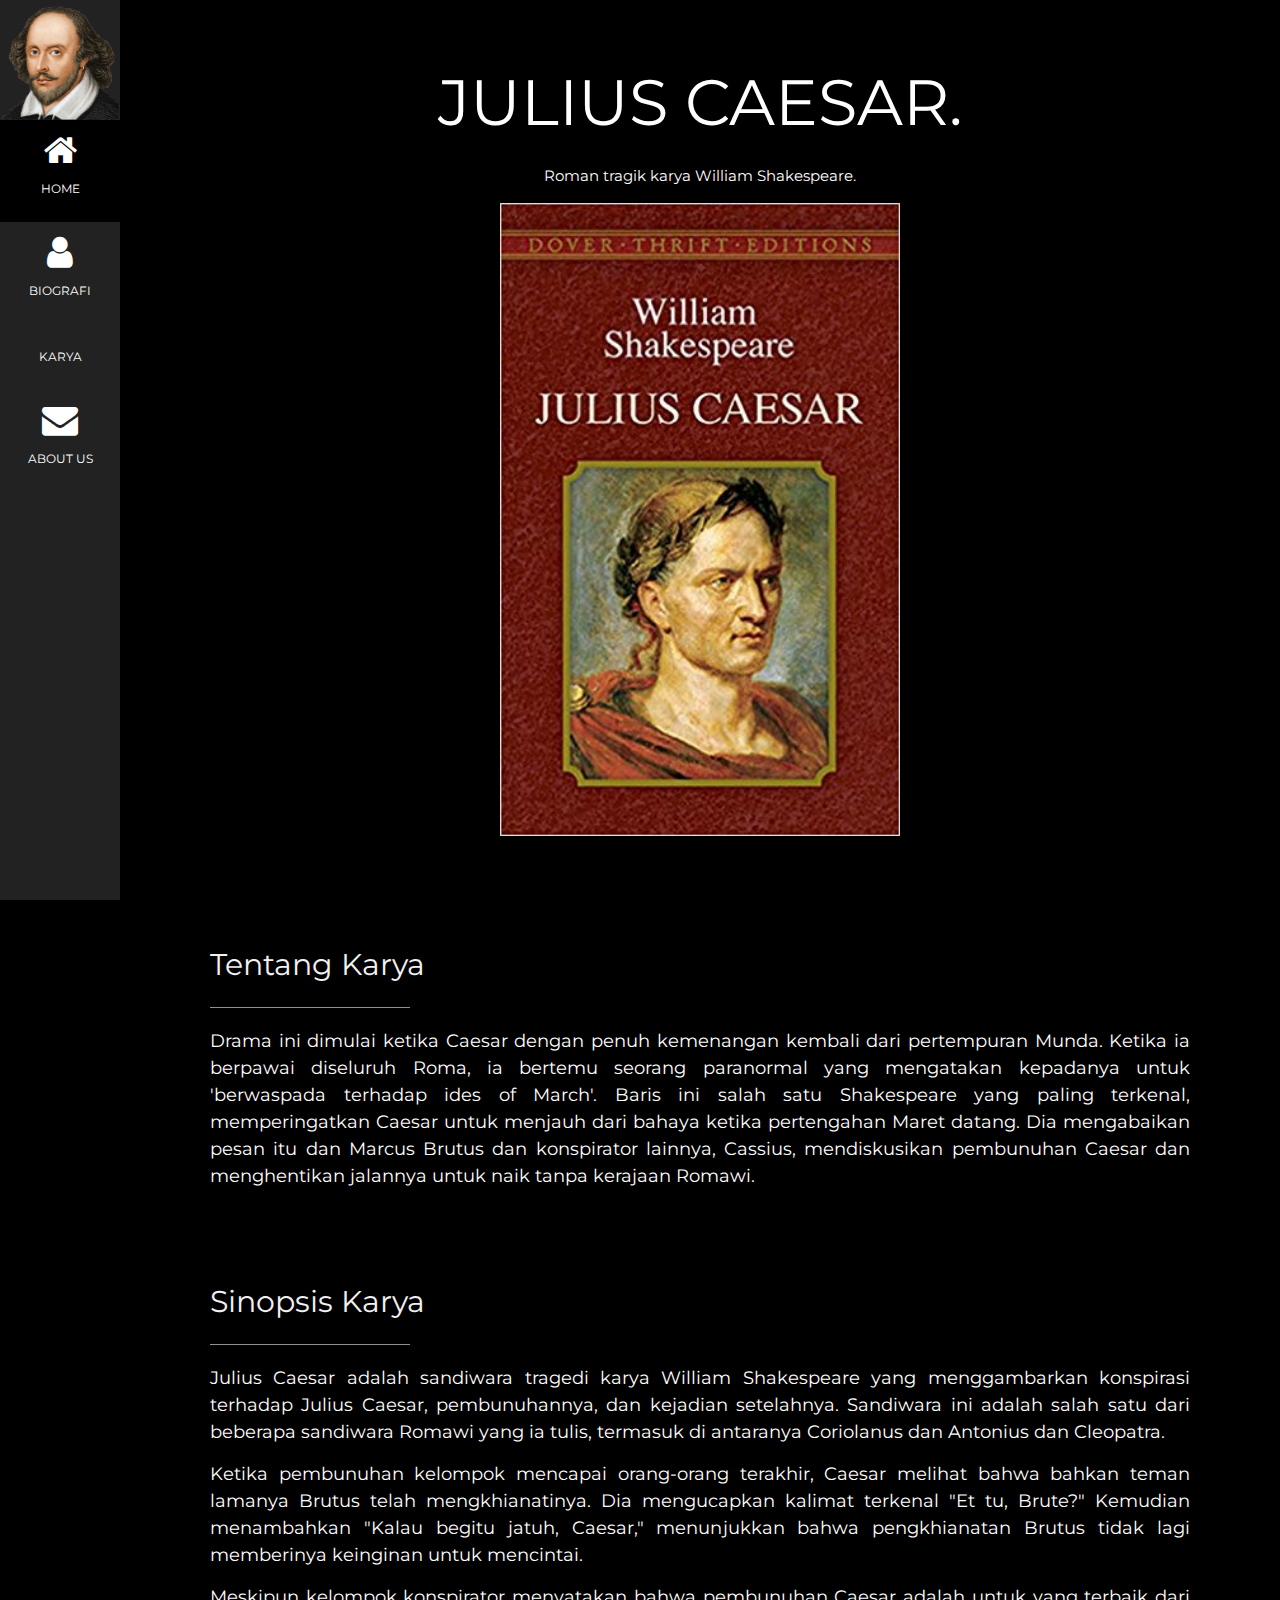
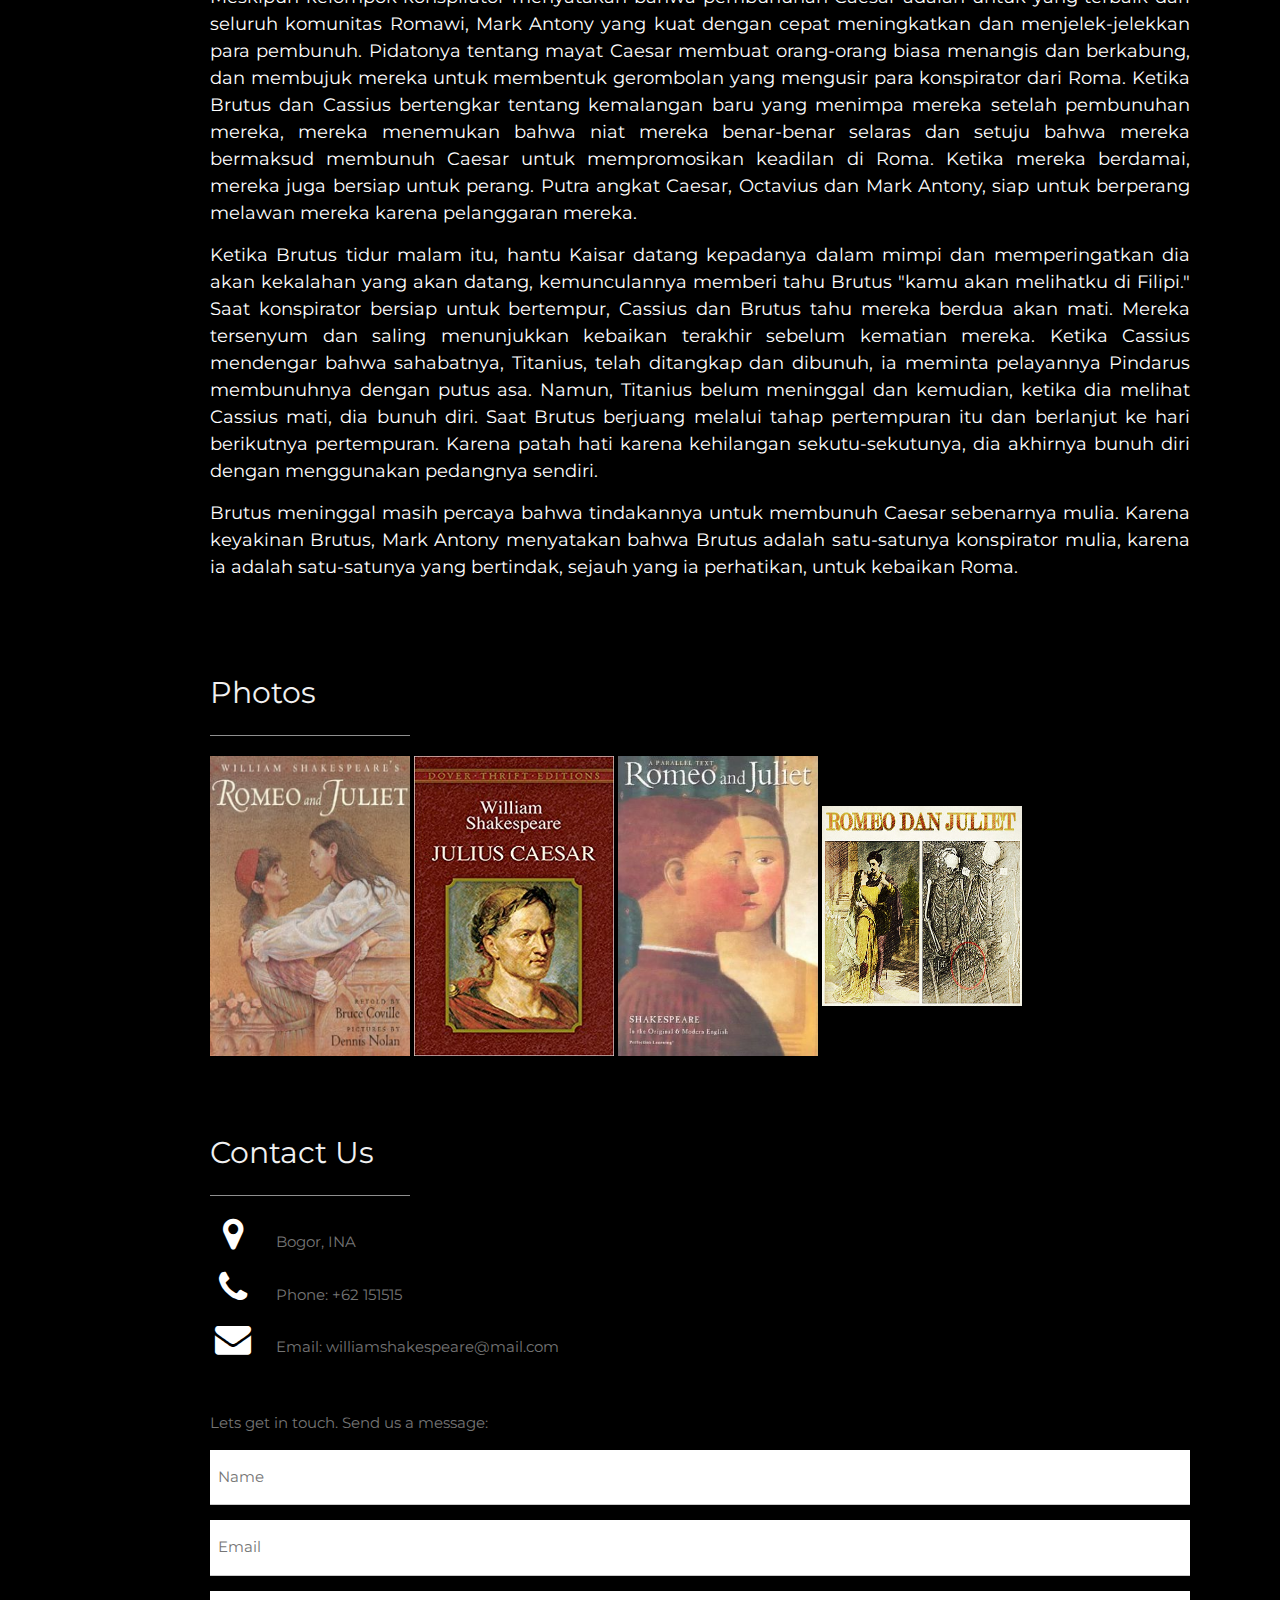
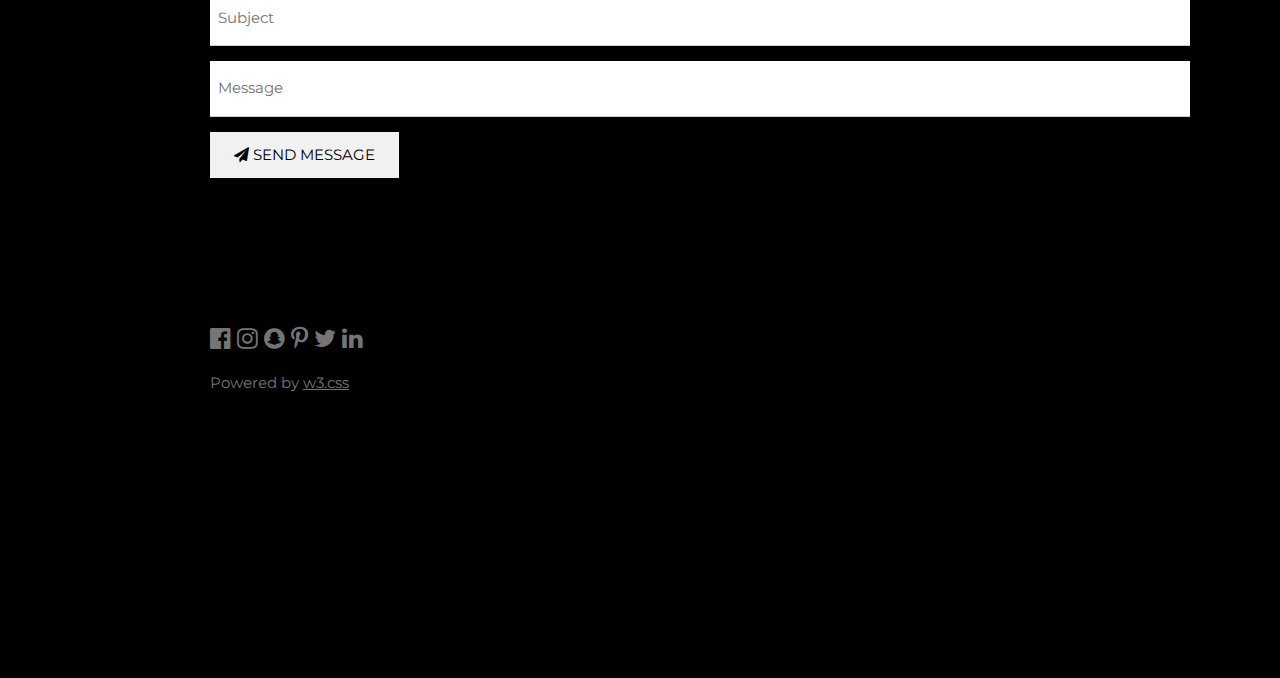
<file: index8.html>
<!DOCTYPE html>
<html>
<title>JULIUS CAESAR</title>
<meta charset="UTF-8">
<meta name="viewport" content="width=device-width, initial-scale=1">
<link rel="stylesheet" href="https://www.w3schools.com/w3css/4/w3.css">
<link rel="stylesheet" href="https://fonts.googleapis.com/css?family=Montserrat">
<link rel="stylesheet" href="https://cdnjs.cloudflare.com/ajax/libs/font-awesome/4.7.0/css/font-awesome.min.css">
<link rel='stylesheet' href='https://use.fontawesome.com/releases/v5.7.0/css/all.css' integrity='sha384-lZN37f5QGtY3VHgisS14W3ExzMWZxybE1SJSEsQp9S+oqd12jhcu+A56Ebc1zFSJ' crossorigin='anonymous'>  
<style>
body, h1,h2,h3,h4,h5,h6 {font-family: "Montserrat", sans-serif}
.w3-row-padding img {margin-bottom: 12px}
/* Set the width of the sidebar to 120px */
.w3-sidebar {width: 120px;background: #222;}
/* Add a left margin to the "page content" that matches the width of the sidebar (120px) */
#main {margin-left: 120px}
/* Remove margins from "page content" on small screens */
@media only screen and (max-width: 600px) {#main {margin-left: 0}}
</style>
<body class="w3-black">
<nav class="w3-sidebar w3-bar-block w3-small w3-hide-small w3-center">
  <!-- Avatar image in top left corner -->
  <img src="williamShakespare.png" style="width:100%">
  <a href="index.html" class="w3-bar-item w3-button w3-padding-large w3-black">
    <i class="fa fa-home w3-xxlarge"></i>
    <p class="w3-center">HOME</p>
  </a>
  <a href="index2.html" class="w3-bar-item w3-button w3-padding-large w3-hover-black">
    <i class="fa fa-user w3-xxlarge"></i>
    <p class="w3-center">BIOGRAFI</p>
  </a>
  <a href="index3.html" class="w3-bar-item w3-button w3-padding-large w3-hover-black">
    <i class="  fas fa-book-open w3-xxlarge"></i>
    <p class="w3-center">KARYA</p>
  </a>
  <a href="index4.html" class="w3-bar-item w3-button w3-padding-large w3-hover-black">
    <i class="fa fa-envelope w3-xxlarge"></i>
    <p class="w3-center">ABOUT US</p>
  </a>
</nav>
<!-- Page Content -->
<div class="w3-padding-large" id="main">
  <!-- Header/Home -->
  <header class="w3-container w3-padding-32 w3-center w3-black" id="home">
    <h1 class="w3-jumbo"><span class="w3-hide-small">JULIUS</span> CAESAR.</h1>
    <p>Roman tragik karya William Shakespeare.</p>
    <img src="Julius Caesar.jpg" alt="boy" class="w3-image" width="400" height="500">
  </header>

  <!-- About Section -->
  <div class="w3-content w3-justify w3-text-grey w3-padding-64" id="about">
    <h2 class="w3-text-light-grey">Tentang Karya</h2>
    <hr style="width:200px" class="w3-opacity">
    <p> <font size="4"><font color="white">Drama ini dimulai ketika Caesar dengan penuh kemenangan kembali dari pertempuran Munda. Ketika ia berpawai diseluruh Roma, ia bertemu seorang paranormal yang mengatakan kepadanya untuk 'berwaspada terhadap ides of March'.
    Baris ini salah satu Shakespeare yang paling terkenal, memperingatkan Caesar untuk menjauh dari bahaya ketika pertengahan Maret datang. Dia mengabaikan pesan itu dan Marcus Brutus dan konspirator lainnya, Cassius, mendiskusikan pembunuhan Caesar dan menghentikan jalannya untuk naik tanpa kerajaan Romawi.</p></p></font></font>
    </p>
    
     <!-- About Section -->
  <div class="w3-content w3-justify w3-text-grey w3-padding-64" id="about">
    <h2 class="w3-text-light-grey">Sinopsis Karya</h2>
    <hr style="width:200px" class="w3-opacity">
    <p> <font size="4"><font color="white">Julius Caesar adalah sandiwara tragedi karya William Shakespeare yang menggambarkan konspirasi terhadap Julius Caesar, pembunuhannya, dan kejadian setelahnya. Sandiwara ini adalah salah satu dari beberapa sandiwara Romawi yang ia tulis, termasuk di antaranya Coriolanus dan Antonius dan Cleopatra.
        <p>Ketika pembunuhan kelompok mencapai orang-orang terakhir, Caesar melihat bahwa bahkan teman lamanya Brutus telah mengkhianatinya. Dia mengucapkan kalimat terkenal "Et tu, Brute?" Kemudian menambahkan "Kalau begitu jatuh, Caesar," menunjukkan bahwa pengkhianatan Brutus tidak lagi memberinya keinginan untuk mencintai. 
          <p>Meskipun kelompok konspirator menyatakan bahwa pembunuhan Caesar adalah untuk yang terbaik dari seluruh komunitas Romawi, Mark Antony yang kuat dengan cepat meningkatkan dan menjelek-jelekkan para pembunuh. Pidatonya tentang mayat Caesar membuat orang-orang biasa menangis dan berkabung, dan membujuk mereka untuk membentuk gerombolan yang mengusir para konspirator dari Roma. 
Ketika Brutus dan Cassius bertengkar tentang kemalangan baru yang menimpa mereka setelah pembunuhan mereka, mereka menemukan bahwa niat mereka benar-benar selaras dan setuju bahwa mereka bermaksud membunuh Caesar untuk mempromosikan keadilan di Roma. Ketika mereka berdamai, mereka juga bersiap untuk perang. Putra angkat Caesar, Octavius dan Mark Antony, siap untuk berperang melawan mereka karena pelanggaran mereka. 
<p>Ketika Brutus tidur malam itu, hantu Kaisar datang kepadanya dalam mimpi dan memperingatkan dia akan kekalahan yang akan datang, kemunculannya memberi tahu Brutus "kamu akan melihatku di Filipi." Saat konspirator bersiap untuk bertempur, Cassius dan Brutus tahu mereka berdua akan mati. Mereka tersenyum dan saling menunjukkan kebaikan terakhir sebelum kematian mereka. 
Ketika Cassius mendengar bahwa sahabatnya, Titanius, telah ditangkap dan dibunuh, ia meminta pelayannya Pindarus membunuhnya dengan putus asa. Namun, Titanius belum meninggal dan kemudian, ketika dia melihat Cassius mati, dia bunuh diri. Saat Brutus berjuang melalui tahap pertempuran itu dan berlanjut ke hari berikutnya pertempuran. Karena patah hati karena kehilangan sekutu-sekutunya, dia akhirnya bunuh diri dengan menggunakan pedangnya sendiri. 
<p>Brutus meninggal masih percaya bahwa tindakannya untuk membunuh Caesar sebenarnya mulia. Karena keyakinan Brutus, Mark Antony menyatakan bahwa Brutus adalah satu-satunya konspirator mulia, karena ia adalah satu-satunya yang bertindak, sejauh yang ia perhatikan, untuk kebaikan Roma. 
</p></p></p></p></font></font>
    </p>

<!-- Portfolio Section -->
    <div class="w3-padding-64 w3-content" id="photos">
    <h2 class="w3-text-light-grey">Photos</h2>
    <hr style="width:200px" class="w3-opacity">
     <img src="2.jpg" width="200" height="300"> <img src="Julius Caesar.jpg" width="200" height="300"> <img src="3.jpg" width="200" height="300"> <img src="1.jpg" width="200" height="200"> 



 

  <!-- Contact Section -->
  <div class="w3-padding-64 w3-content w3-text-grey" id="contact">
    <h2 class="w3-text-light-grey">Contact Us</h2>
    <hr style="width:200px" class="w3-opacity">

    <div class="w3-section">
      <p><i class="fa fa-map-marker fa-fw w3-text-white w3-xxlarge w3-margin-right"></i> Bogor, INA</p>
      <p><i class="fa fa-phone fa-fw w3-text-white w3-xxlarge w3-margin-right"></i> Phone: +62 151515</p>
      <p><i class="fa fa-envelope fa-fw w3-text-white w3-xxlarge w3-margin-right"> </i> Email: williamshakespeare@mail.com</p>
    </div><br>
    <p>Lets get in touch. Send us a message:</p>

    <form action="/action_page.php" target="_blank">
      <p><input class="w3-input w3-padding-16" type="text" placeholder="Name" required name="Name"></p>
      <p><input class="w3-input w3-padding-16" type="text" placeholder="Email" required name="Email"></p>
      <p><input class="w3-input w3-padding-16" type="text" placeholder="Subject" required name="Subject"></p>
      <p><input class="w3-input w3-padding-16" type="text" placeholder="Message" required name="Message"></p>
      <p>
        <button class="w3-button w3-light-grey w3-padding-large" type="submit">
          <i class="fa fa-paper-plane"></i> SEND MESSAGE
        </button>
      </p>
    </form>
  <!-- End Contact Section -->
  </div>
  
    <!-- Footer -->
  <footer class="w3-content w3-padding-64 w3-text-grey w3-xlarge">
    <i class="fa fa-facebook-official w3-hover-opacity"></i>
    <i class="fa fa-instagram w3-hover-opacity"></i>
    <i class="fa fa-snapchat w3-hover-opacity"></i>
    <i class="fa fa-pinterest-p w3-hover-opacity"></i>
    <i class="fa fa-twitter w3-hover-opacity"></i>
    <i class="fa fa-linkedin w3-hover-opacity"></i>
    <p class="w3-medium">Powered by <a href="https://www.w3schools.com/w3css/default.asp" target="_blank" class="w3-hover-text-green">w3.css</a></p>
  <!-- End footer -->
  </footer>

<!-- END PAGE CONTENT -->
</div>

</body>
</html>
</file>
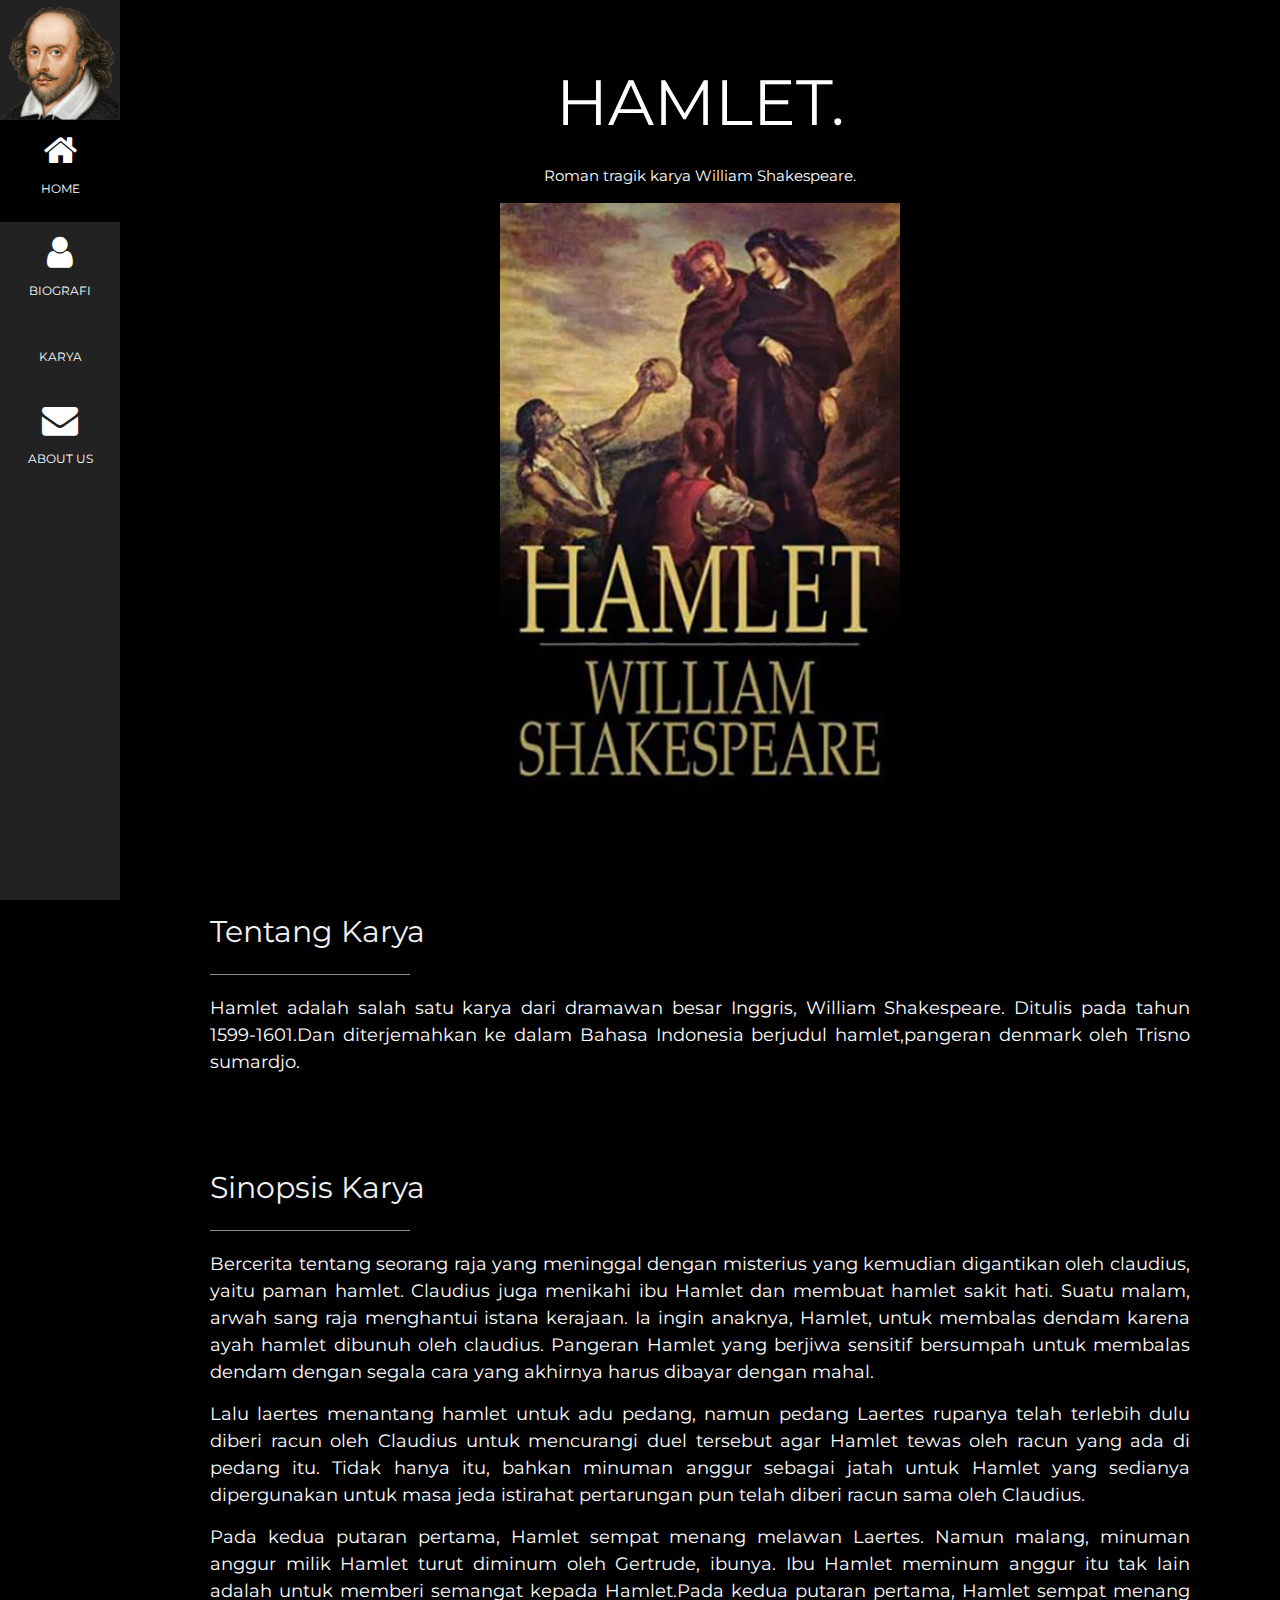
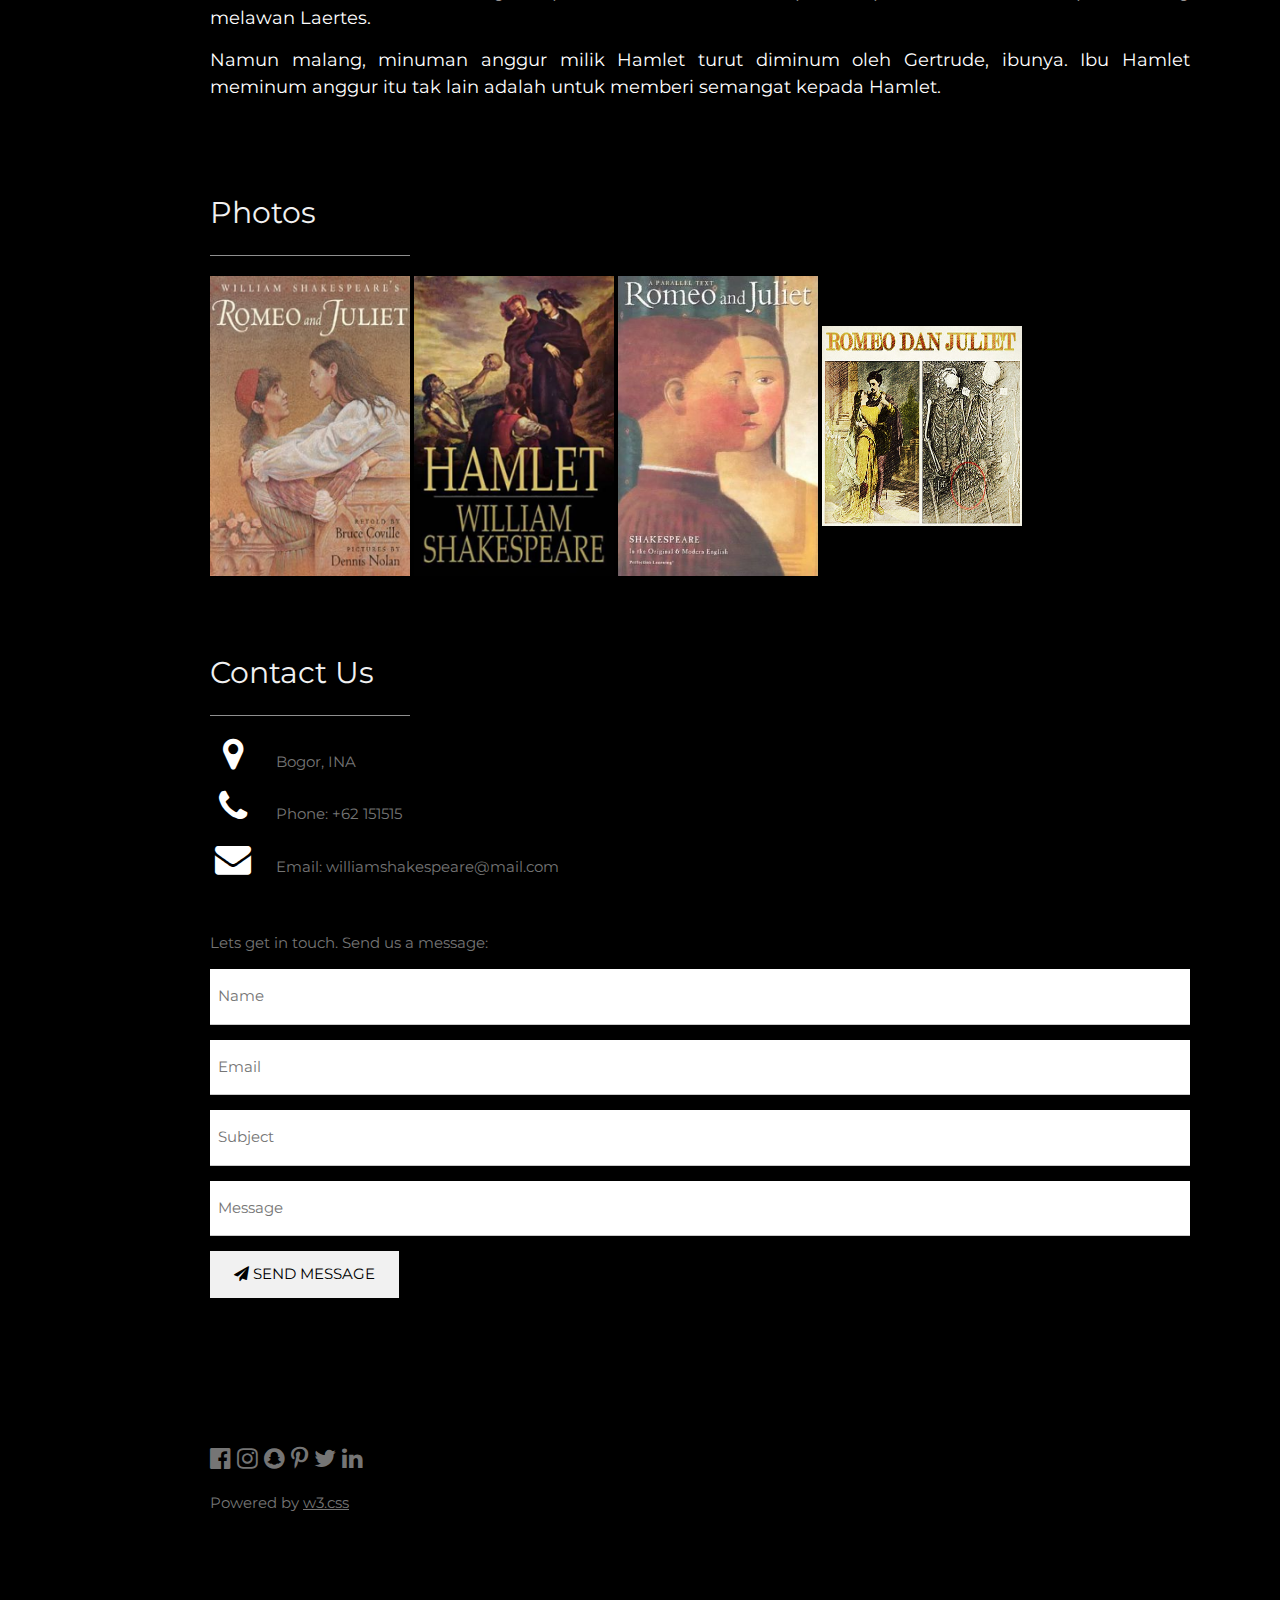
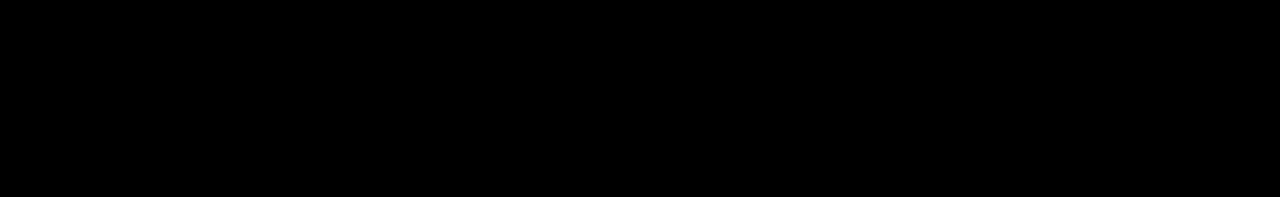
<file: index9.html>
<!DOCTYPE html>
<html>
<title>HAMLET</title>
<meta charset="UTF-8">
<meta name="viewport" content="width=device-width, initial-scale=1">
<link rel="stylesheet" href="https://www.w3schools.com/w3css/4/w3.css">
<link rel="stylesheet" href="https://fonts.googleapis.com/css?family=Montserrat">
<link rel="stylesheet" href="https://cdnjs.cloudflare.com/ajax/libs/font-awesome/4.7.0/css/font-awesome.min.css">
<link rel='stylesheet' href='https://use.fontawesome.com/releases/v5.7.0/css/all.css' integrity='sha384-lZN37f5QGtY3VHgisS14W3ExzMWZxybE1SJSEsQp9S+oqd12jhcu+A56Ebc1zFSJ' crossorigin='anonymous'>  
<style>
body, h1,h2,h3,h4,h5,h6 {font-family: "Montserrat", sans-serif}
.w3-row-padding img {margin-bottom: 12px}
/* Set the width of the sidebar to 120px */
.w3-sidebar {width: 120px;background: #222;}
/* Add a left margin to the "page content" that matches the width of the sidebar (120px) */
#main {margin-left: 120px}
/* Remove margins from "page content" on small screens */
@media only screen and (max-width: 600px) {#main {margin-left: 0}}
</style>
<body class="w3-black">
<nav class="w3-sidebar w3-bar-block w3-small w3-hide-small w3-center">
  <!-- Avatar image in top left corner -->
  <img src="williamShakespare.png" style="width:100%">
  <a href="index.html" class="w3-bar-item w3-button w3-padding-large w3-black">
    <i class="fa fa-home w3-xxlarge"></i>
    <p class="w3-center">HOME</p>
  </a>
  <a href="index2.html" class="w3-bar-item w3-button w3-padding-large w3-hover-black">
    <i class="fa fa-user w3-xxlarge"></i>
    <p class="w3-center">BIOGRAFI</p>
  </a>
  <a href="index3.html" class="w3-bar-item w3-button w3-padding-large w3-hover-black">
    <i class="  fas fa-book-open w3-xxlarge"></i>
    <p class="w3-center">KARYA</p>
  </a>
  <a href="index4.html" class="w3-bar-item w3-button w3-padding-large w3-hover-black">
    <i class="fa fa-envelope w3-xxlarge"></i>
    <p class="w3-center">ABOUT US</p>
  </a>
</nav>
<!-- Page Content -->
<div class="w3-padding-large" id="main">
  <!-- Header/Home -->
  <header class="w3-container w3-padding-32 w3-center w3-black" id="home">
    <h1 class="w3-jumbo"><span class="w3-hide-small">HAMLET.</h1>
    <p>Roman tragik karya William Shakespeare.</p>
    <img src="hamlet.jpg" alt="boy" class="w3-image" width="400" height="500">
  </header>

  <!-- About Section -->
  <div class="w3-content w3-justify w3-text-grey w3-padding-64" id="about">
    <h2 class="w3-text-light-grey">Tentang Karya</h2>
    <hr style="width:200px" class="w3-opacity">
    <p> <font size="4"><font color="white"> Hamlet adalah salah satu karya dari dramawan besar Inggris, William Shakespeare. Ditulis pada tahun 1599-1601.Dan diterjemahkan ke dalam Bahasa Indonesia berjudul hamlet,pangeran denmark oleh Trisno sumardjo.</p></p></font></font>
    </p>
    
     <!-- About Section -->
  <div class="w3-content w3-justify w3-text-grey w3-padding-64" id="about">
    <h2 class="w3-text-light-grey">Sinopsis Karya</h2>
    <hr style="width:200px" class="w3-opacity">
    <p> <font size="4"><font color="white">Bercerita tentang seorang raja yang meninggal dengan misterius yang kemudian digantikan oleh claudius, yaitu paman hamlet. Claudius juga menikahi ibu Hamlet dan membuat hamlet sakit hati. Suatu malam, arwah sang raja menghantui istana kerajaan. Ia ingin anaknya, Hamlet, untuk membalas dendam karena ayah hamlet dibunuh oleh claudius. Pangeran Hamlet yang berjiwa sensitif bersumpah untuk membalas dendam dengan segala cara yang akhirnya harus dibayar dengan mahal.
        <p>Lalu laertes menantang hamlet untuk adu pedang, namun  pedang Laertes rupanya telah terlebih dulu diberi racun oleh Claudius untuk mencurangi duel tersebut agar Hamlet tewas oleh racun yang ada di pedang itu. Tidak hanya itu, bahkan minuman anggur sebagai jatah untuk Hamlet yang sedianya dipergunakan untuk masa jeda istirahat pertarungan pun telah diberi racun sama oleh Claudius.
          <p>Pada kedua putaran pertama, Hamlet sempat menang melawan Laertes. Namun malang, minuman anggur milik Hamlet turut diminum oleh Gertrude, ibunya. Ibu Hamlet meminum anggur itu tak lain adalah untuk memberi semangat kepada Hamlet.Pada kedua putaran pertama, Hamlet sempat menang melawan Laertes.
<p> Namun malang, minuman anggur milik Hamlet turut diminum oleh Gertrude, ibunya. Ibu Hamlet meminum anggur itu tak lain adalah untuk memberi semangat kepada Hamlet.
</p></p></p></font></font>
    </p>

<!-- Portfolio Section -->
    <div class="w3-padding-64 w3-content" id="photos">
    <h2 class="w3-text-light-grey">Photos</h2>
    <hr style="width:200px" class="w3-opacity">
     <img src="2.jpg" width="200" height="300"> <img src="hamlet.jpg" width="200" height="300"> <img src="3.jpg" width="200" height="300"> <img src="1.jpg" width="200" height="200"> 



 

  <!-- Contact Section -->
  <div class="w3-padding-64 w3-content w3-text-grey" id="contact">
    <h2 class="w3-text-light-grey">Contact Us</h2>
    <hr style="width:200px" class="w3-opacity">

    <div class="w3-section">
      <p><i class="fa fa-map-marker fa-fw w3-text-white w3-xxlarge w3-margin-right"></i> Bogor, INA</p>
      <p><i class="fa fa-phone fa-fw w3-text-white w3-xxlarge w3-margin-right"></i> Phone: +62 151515</p>
      <p><i class="fa fa-envelope fa-fw w3-text-white w3-xxlarge w3-margin-right"> </i> Email: williamshakespeare@mail.com</p>
    </div><br>
    <p>Lets get in touch. Send us a message:</p>

    <form action="/action_page.php" target="_blank">
      <p><input class="w3-input w3-padding-16" type="text" placeholder="Name" required name="Name"></p>
      <p><input class="w3-input w3-padding-16" type="text" placeholder="Email" required name="Email"></p>
      <p><input class="w3-input w3-padding-16" type="text" placeholder="Subject" required name="Subject"></p>
      <p><input class="w3-input w3-padding-16" type="text" placeholder="Message" required name="Message"></p>
      <p>
        <button class="w3-button w3-light-grey w3-padding-large" type="submit">
          <i class="fa fa-paper-plane"></i> SEND MESSAGE
        </button>
      </p>
    </form>
  <!-- End Contact Section -->
  </div>
  
    <!-- Footer -->
  <footer class="w3-content w3-padding-64 w3-text-grey w3-xlarge">
    <i class="fa fa-facebook-official w3-hover-opacity"></i>
    <i class="fa fa-instagram w3-hover-opacity"></i>
    <i class="fa fa-snapchat w3-hover-opacity"></i>
    <i class="fa fa-pinterest-p w3-hover-opacity"></i>
    <i class="fa fa-twitter w3-hover-opacity"></i>
    <i class="fa fa-linkedin w3-hover-opacity"></i>
    <p class="w3-medium">Powered by <a href="https://www.w3schools.com/w3css/default.asp" target="_blank" class="w3-hover-text-green">w3.css</a></p>
  <!-- End footer -->
  </footer>

<!-- END PAGE CONTENT -->
</div>

</body>
</html>
</file>
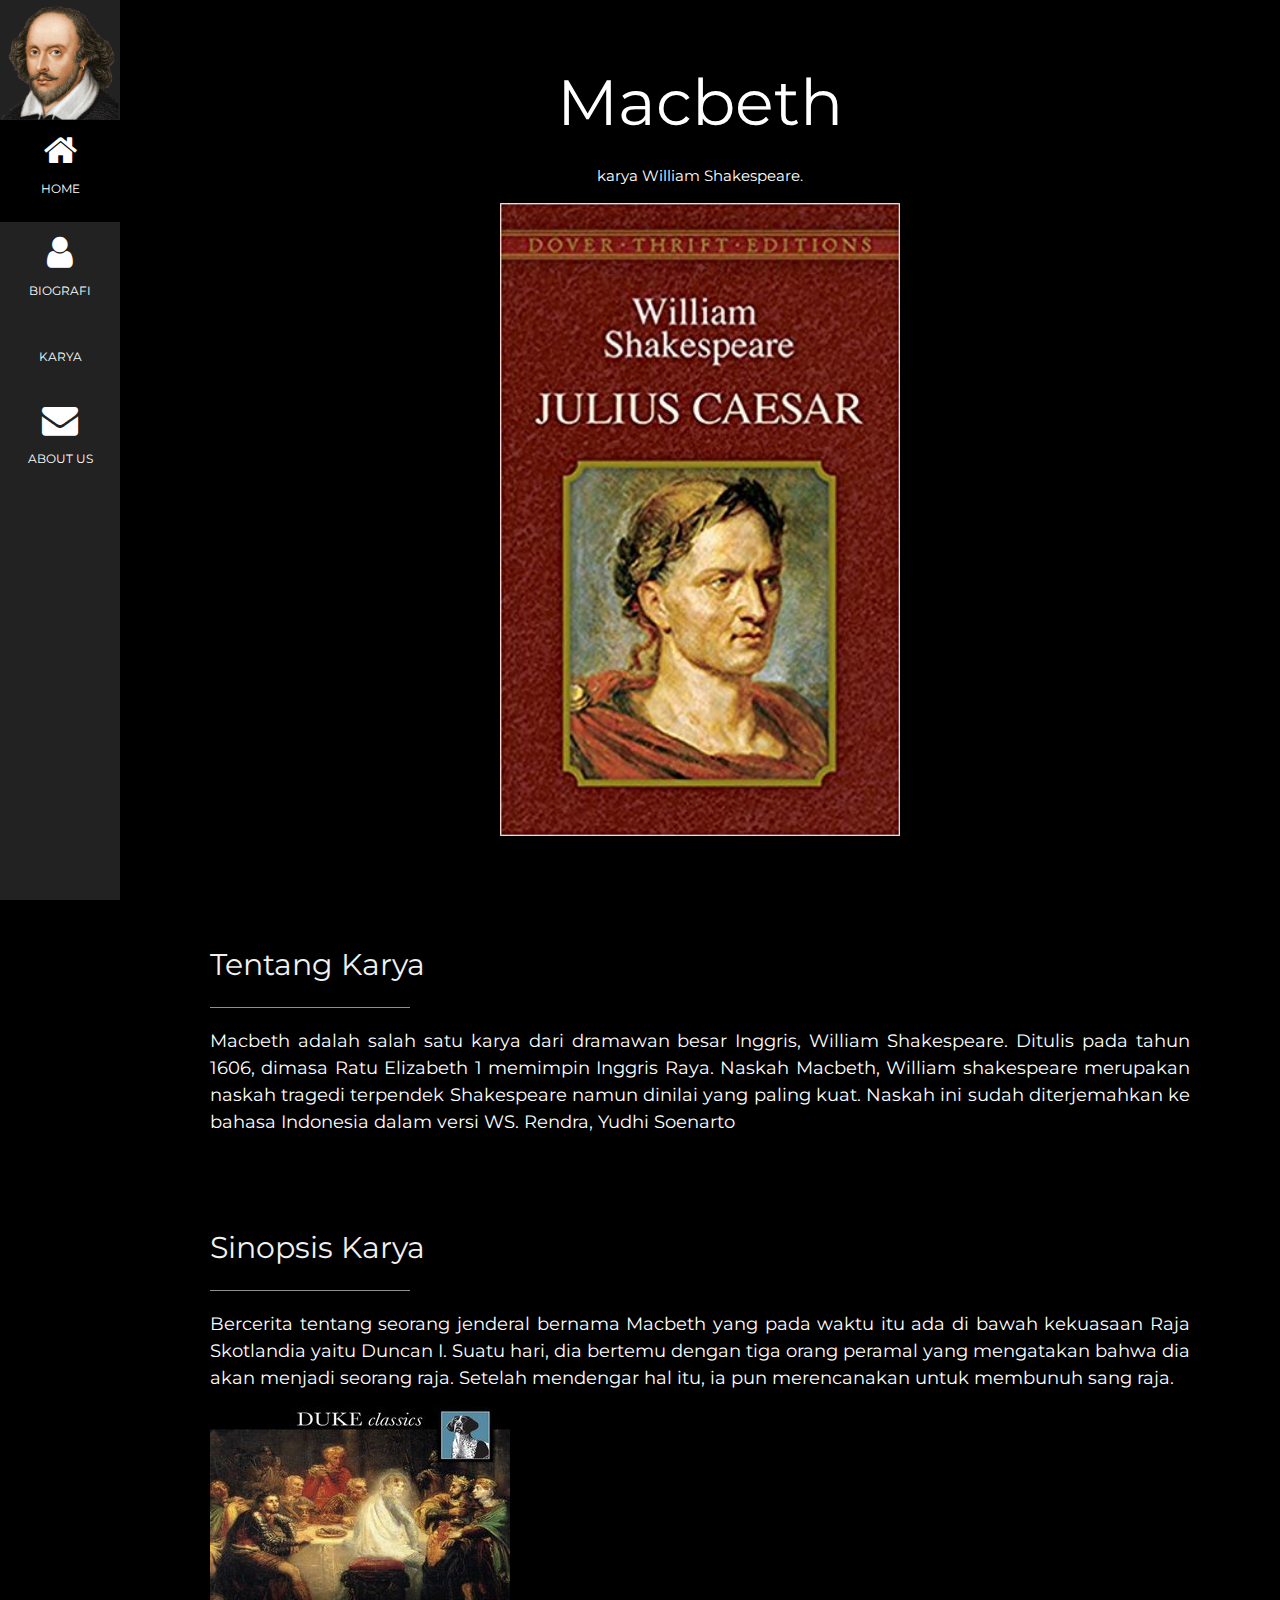
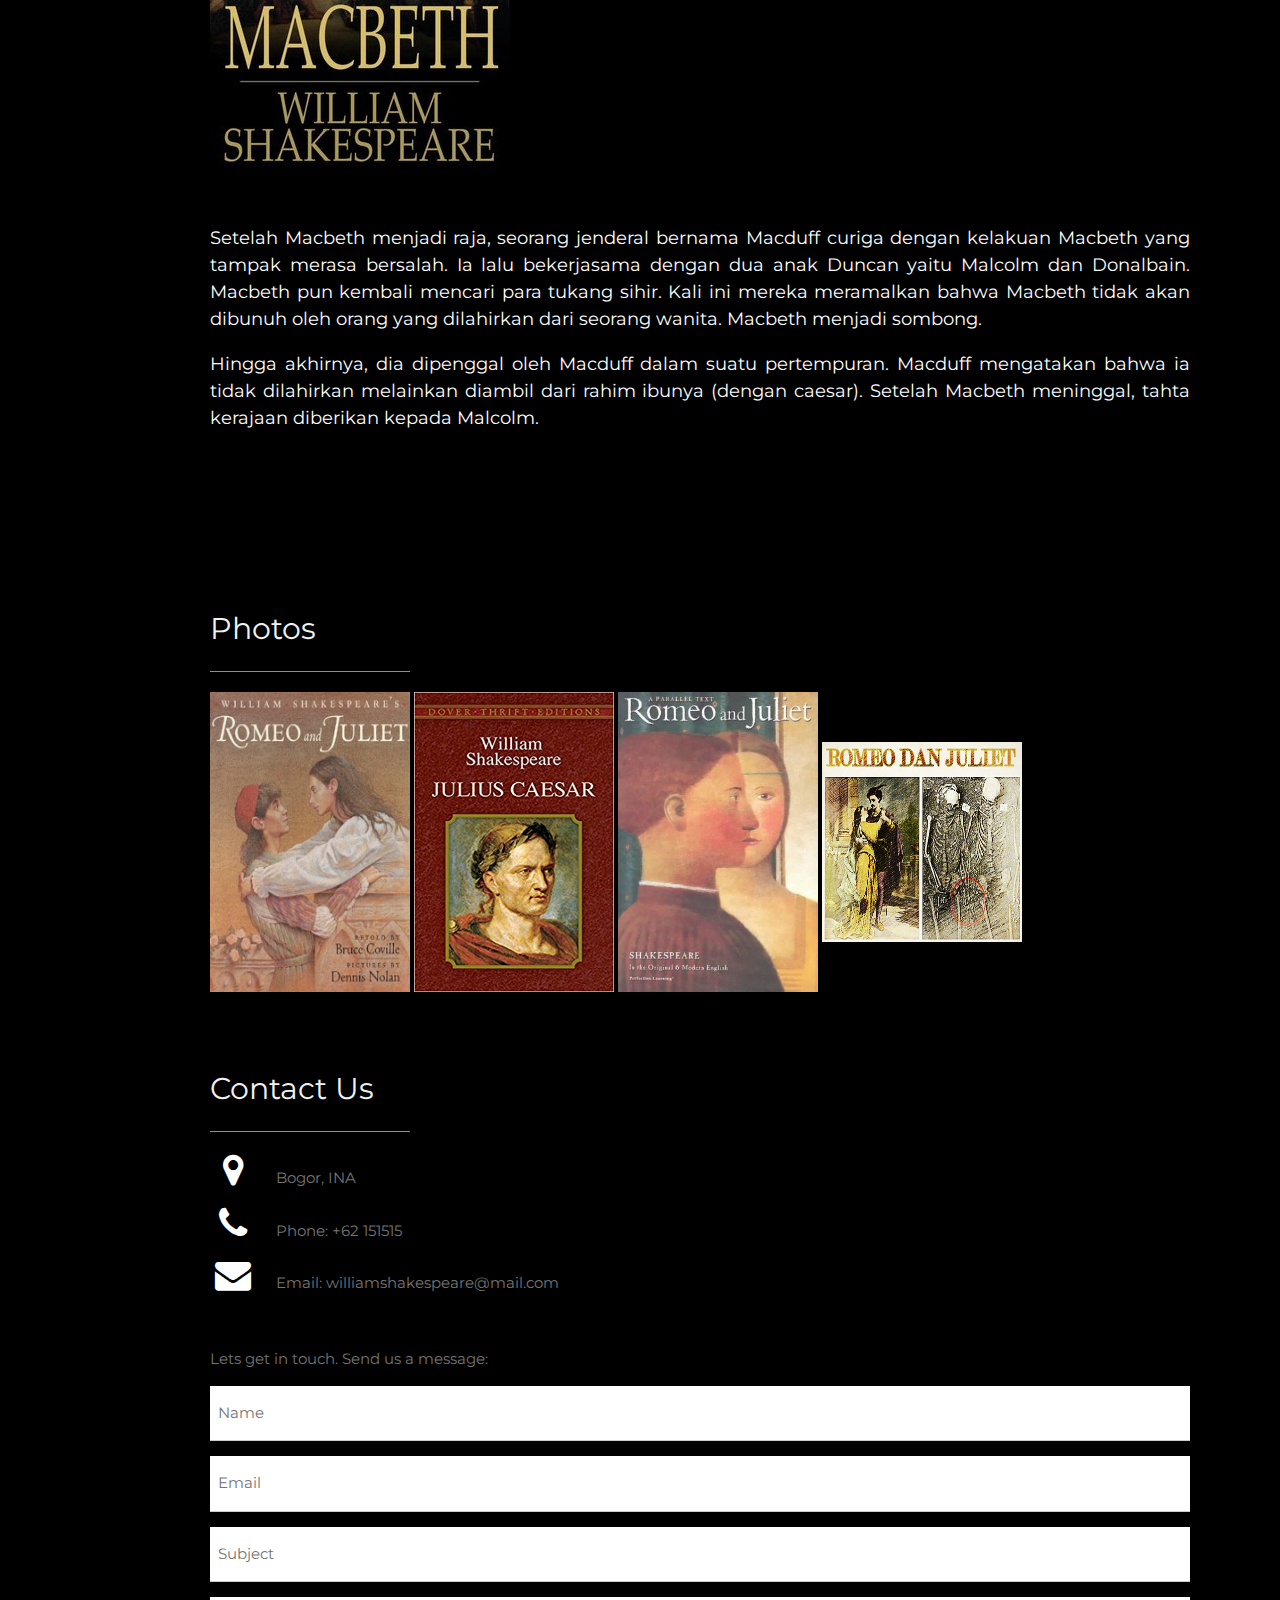
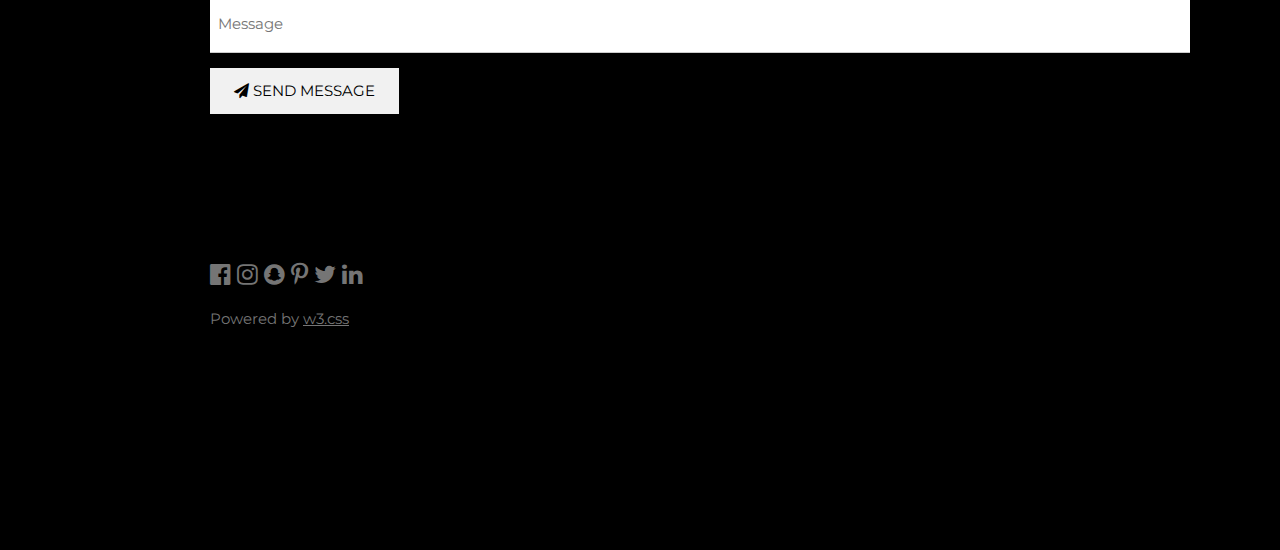
<file: untitled.html>
<!DOCTYPE html>
<html>
<title>MACBETH</title>
<meta charset="UTF-8">
<meta name="viewport" content="width=device-width, initial-scale=1">
<link rel="stylesheet" href="https://www.w3schools.com/w3css/4/w3.css">
<link rel="stylesheet" href="https://fonts.googleapis.com/css?family=Montserrat">
<link rel="stylesheet" href="https://cdnjs.cloudflare.com/ajax/libs/font-awesome/4.7.0/css/font-awesome.min.css">
<link rel='stylesheet' href='https://use.fontawesome.com/releases/v5.7.0/css/all.css' integrity='sha384-lZN37f5QGtY3VHgisS14W3ExzMWZxybE1SJSEsQp9S+oqd12jhcu+A56Ebc1zFSJ' crossorigin='anonymous'>  
<style>
body, h1,h2,h3,h4,h5,h6 {font-family: "Montserrat", sans-serif}
.w3-row-padding img {margin-bottom: 12px}
/* Set the width of the sidebar to 120px */
.w3-sidebar {width: 120px;background: #222;}
/* Add a left margin to the "page content" that matches the width of the sidebar (120px) */
#main {margin-left: 120px}
/* Remove margins from "page content" on small screens */
@media only screen and (max-width: 600px) {#main {margin-left: 0}}
</style>
<body class="w3-black">
<nav class="w3-sidebar w3-bar-block w3-small w3-hide-small w3-center">
  <!-- Avatar image in top left corner -->
  <img src="williamShakespare.png" style="width:100%">
  <a href="index.html" class="w3-bar-item w3-button w3-padding-large w3-black">
    <i class="fa fa-home w3-xxlarge"></i>
    <p class="w3-center">HOME</p>
  </a>
  <a href="index2.html" class="w3-bar-item w3-button w3-padding-large w3-hover-black">
    <i class="fa fa-user w3-xxlarge"></i>
    <p class="w3-center">BIOGRAFI</p>
  </a>
  <a href="index3.html" class="w3-bar-item w3-button w3-padding-large w3-hover-black">
    <i class="  fas fa-book-open w3-xxlarge"></i>
    <p class="w3-center">KARYA</p>
  </a>
  <a href="index4.html" class="w3-bar-item w3-button w3-padding-large w3-hover-black">
    <i class="fa fa-envelope w3-xxlarge"></i>
    <p class="w3-center">ABOUT US</p>
  </a>
</nav>
<!-- Page Content -->
<div class="w3-padding-large" id="main">
  <!-- Header/Home -->
  <header class="w3-container w3-padding-32 w3-center w3-black" id="home">
    <h1 class="w3-jumbo"><span class="w3-hide-small">Macbeth</h1>
    <p>karya William Shakespeare.</p>
    <img src="Julius Caesar.jpg" alt="boy" class="w3-image" width="400" height="500">
  </header>

  <!-- About Section -->
  <div class="w3-content w3-justify w3-text-grey w3-padding-64" id="about">
    <h2 class="w3-text-light-grey">Tentang Karya</h2>
    <hr style="width:200px" class="w3-opacity">
    <p> <font size="4"><font color="white">Macbeth adalah salah satu karya dari dramawan besar Inggris, William Shakespeare. Ditulis pada tahun 1606, dimasa Ratu Elizabeth 1 memimpin Inggris Raya. Naskah Macbeth, William shakespeare merupakan naskah tragedi terpendek Shakespeare namun dinilai yang paling kuat. Naskah ini sudah diterjemahkan ke bahasa Indonesia dalam versi WS. Rendra, Yudhi Soenarto 
</p></p></font></font>
    </p>
    
     <!-- About Section -->
  <div class="w3-content w3-justify w3-text-grey w3-padding-64" id="about">
    <h2 class="w3-text-light-grey">Sinopsis Karya</h2>
    <hr style="width:200px" class="w3-opacity">
    <p> <font size="4"><font color="white">Bercerita tentang seorang jenderal bernama Macbeth yang pada waktu itu ada di bawah kekuasaan Raja Skotlandia yaitu Duncan I. Suatu hari, dia bertemu dengan tiga orang peramal yang mengatakan bahwa dia akan menjadi seorang raja. Setelah mendengar hal itu, ia pun merencanakan untuk membunuh sang raja. </p>
<img align="light" src="{29D6BA58-E332-431D-B785-994D78D172FF}Img400.jpg">
<p>
  Setelah Macbeth menjadi raja, seorang jenderal bernama Macduff curiga dengan kelakuan Macbeth yang tampak merasa bersalah. Ia lalu bekerjasama dengan dua anak Duncan yaitu Malcolm dan Donalbain. Macbeth pun kembali mencari para tukang sihir. Kali ini mereka meramalkan bahwa Macbeth tidak akan dibunuh oleh orang yang dilahirkan dari seorang wanita. Macbeth menjadi sombong. 
</p>
<p>Hingga akhirnya, dia dipenggal oleh Macduff dalam suatu pertempuran. Macduff mengatakan bahwa ia tidak dilahirkan melainkan diambil dari rahim ibunya (dengan caesar). Setelah Macbeth meninggal, tahta kerajaan diberikan kepada Malcolm.</p>
</div>
</p></p></p></p></font></font>
    </p>

<!-- Portfolio Section -->
    <div class="w3-padding-64 w3-content" id="photos">
    <h2 class="w3-text-light-grey">Photos</h2>
    <hr style="width:200px" class="w3-opacity">
     <img src="2.jpg" width="200" height="300"> <img src="Julius Caesar.jpg" width="200" height="300"> <img src="3.jpg" width="200" height="300"> <img src="1.jpg" width="200" height="200"> 



 

  <!-- Contact Section -->
  <div class="w3-padding-64 w3-content w3-text-grey" id="contact">
    <h2 class="w3-text-light-grey">Contact Us</h2>
    <hr style="width:200px" class="w3-opacity">

    <div class="w3-section">
      <p><i class="fa fa-map-marker fa-fw w3-text-white w3-xxlarge w3-margin-right"></i> Bogor, INA</p>
      <p><i class="fa fa-phone fa-fw w3-text-white w3-xxlarge w3-margin-right"></i> Phone: +62 151515</p>
      <p><i class="fa fa-envelope fa-fw w3-text-white w3-xxlarge w3-margin-right"> </i> Email: williamshakespeare@mail.com</p>
    </div><br>
    <p>Lets get in touch. Send us a message:</p>

    <form action="/action_page.php" target="_blank">
      <p><input class="w3-input w3-padding-16" type="text" placeholder="Name" required name="Name"></p>
      <p><input class="w3-input w3-padding-16" type="text" placeholder="Email" required name="Email"></p>
      <p><input class="w3-input w3-padding-16" type="text" placeholder="Subject" required name="Subject"></p>
      <p><input class="w3-input w3-padding-16" type="text" placeholder="Message" required name="Message"></p>
      <p>
        <button class="w3-button w3-light-grey w3-padding-large" type="submit">
          <i class="fa fa-paper-plane"></i> SEND MESSAGE
        </button>
      </p>
    </form>
  <!-- End Contact Section -->
  </div>
  
    <!-- Footer -->
  <footer class="w3-content w3-padding-64 w3-text-grey w3-xlarge">
    <i class="fa fa-facebook-official w3-hover-opacity"></i>
    <i class="fa fa-instagram w3-hover-opacity"></i>
    <i class="fa fa-snapchat w3-hover-opacity"></i>
    <i class="fa fa-pinterest-p w3-hover-opacity"></i>
    <i class="fa fa-twitter w3-hover-opacity"></i>
    <i class="fa fa-linkedin w3-hover-opacity"></i>
    <p class="w3-medium">Powered by <a href="https://www.w3schools.com/w3css/default.asp" target="_blank" class="w3-hover-text-green">w3.css</a></p>
  <!-- End footer -->
  </footer>

<!-- END PAGE CONTENT -->
</div>

</body>
</html>
</file>
<file: style.css>
body {
  background-image: url("12212.png");
  background-repeat: no-repeat;
  background-size: cover;
  background-attachment: fixed;
}
p {text-align: justify}
ul {
  list-style-type: none;
  margin: 0;
  padding: 0;
  overflow: hidden;
  background-color: #333;
}

li {
  float: left;
}

li a {
  display: block;
  color: white;
  text-align: center;
  padding: 14px 16px;
  text-decoration: none;
}

li a:hover:not(.active) {
  background-color: #111;
}

.active {
  background-color: #4CAF50;
}
body {
  font-family: Arial, Helvetica, sans-serif;
  font-size: 20px;
}

#myBtn {
  display: none;
  position: fixed;
  bottom: 20px;
  right: 30px;
  z-index: 99;
  font-size: 18px;
  border: none;
  outline: none;
  background-color: red;
  color: white;
  cursor: pointer;
  padding: 15px;
  border-radius: 4px;
}

#myBtn:hover {
  background-color: #555;
}
</file>
